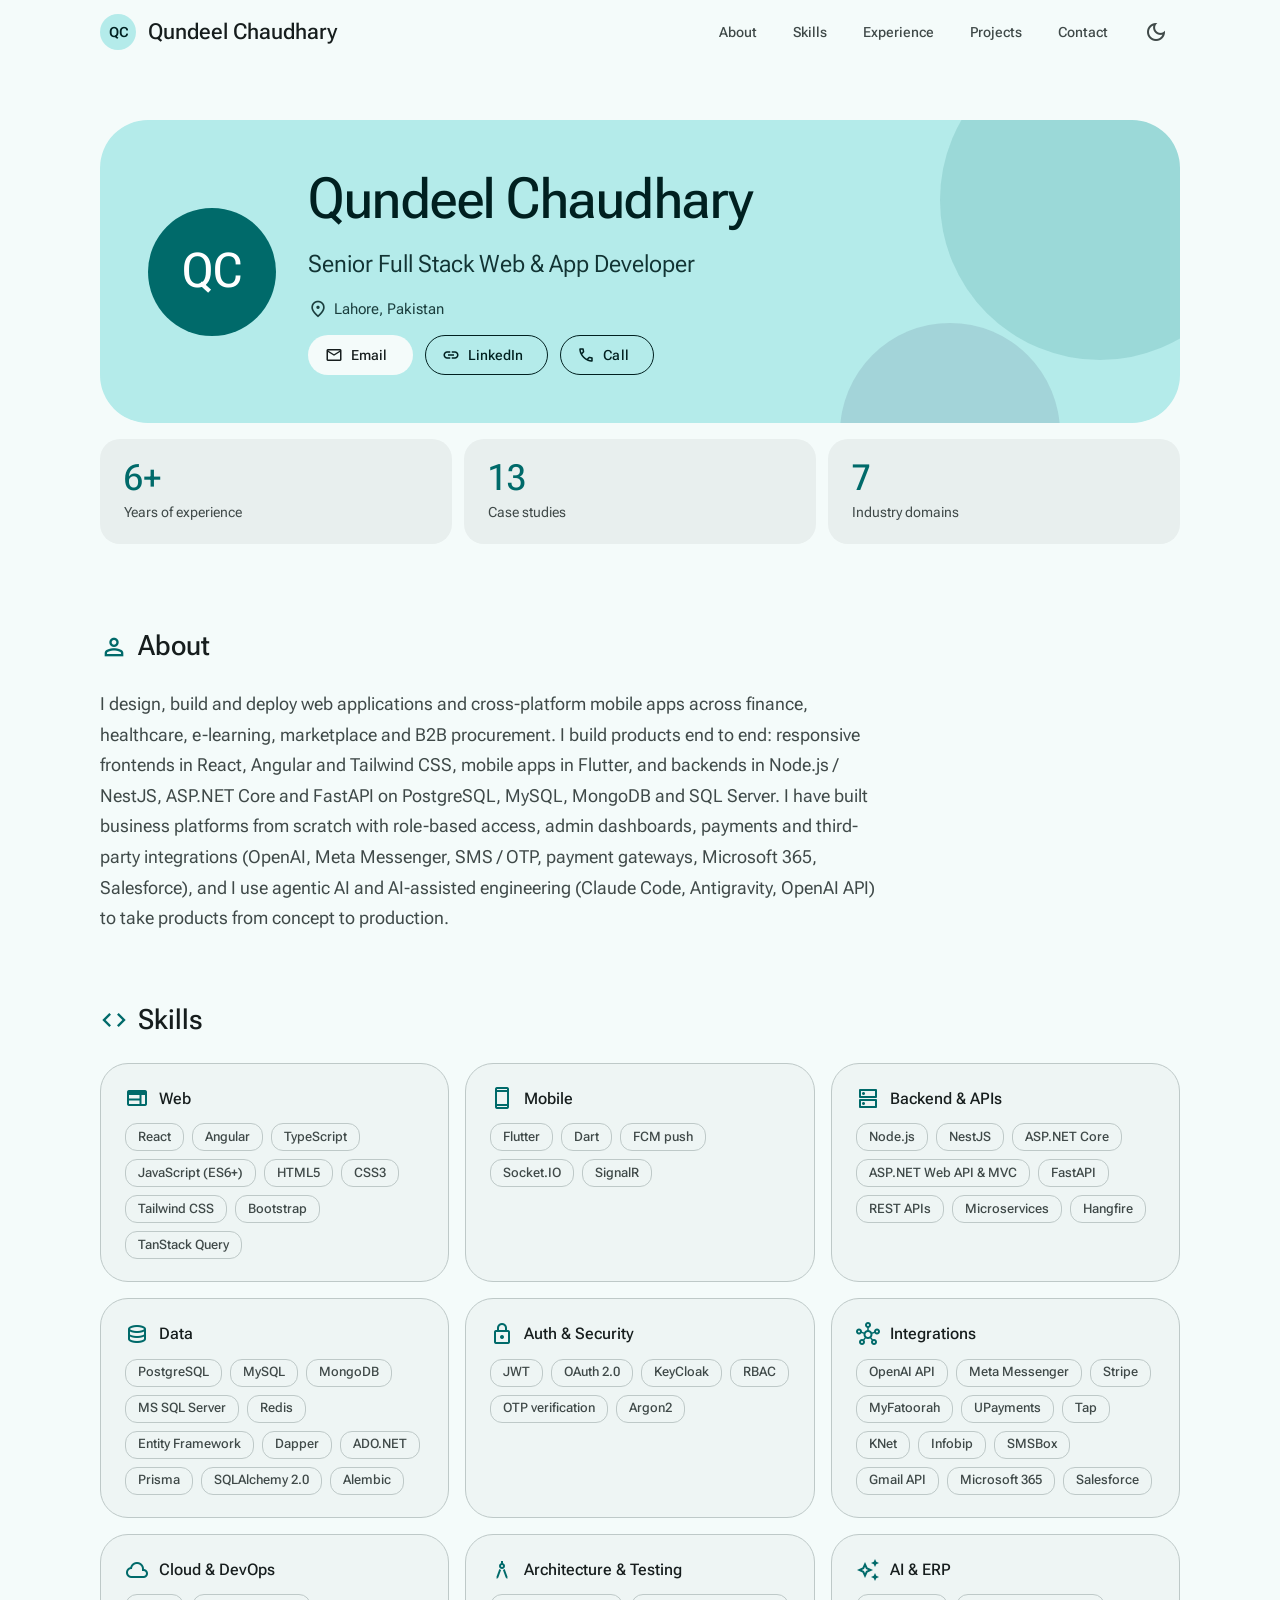
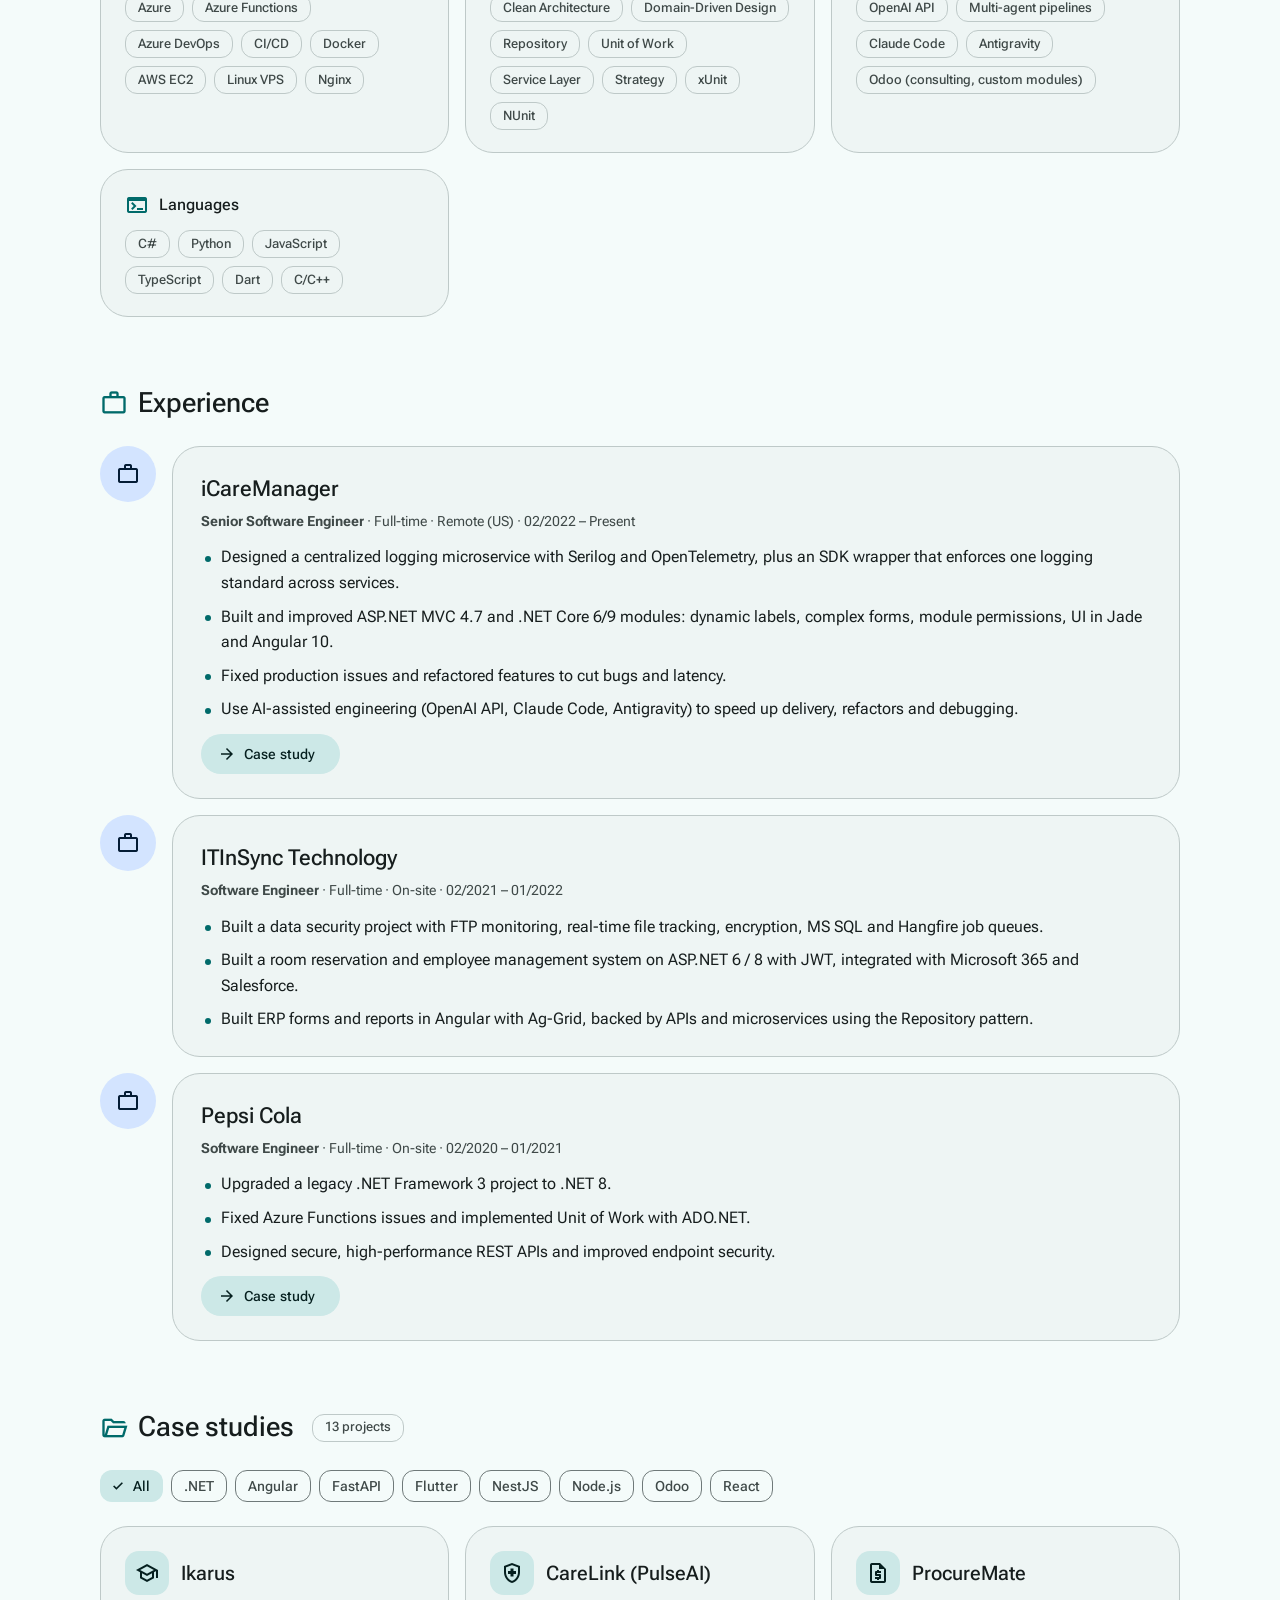
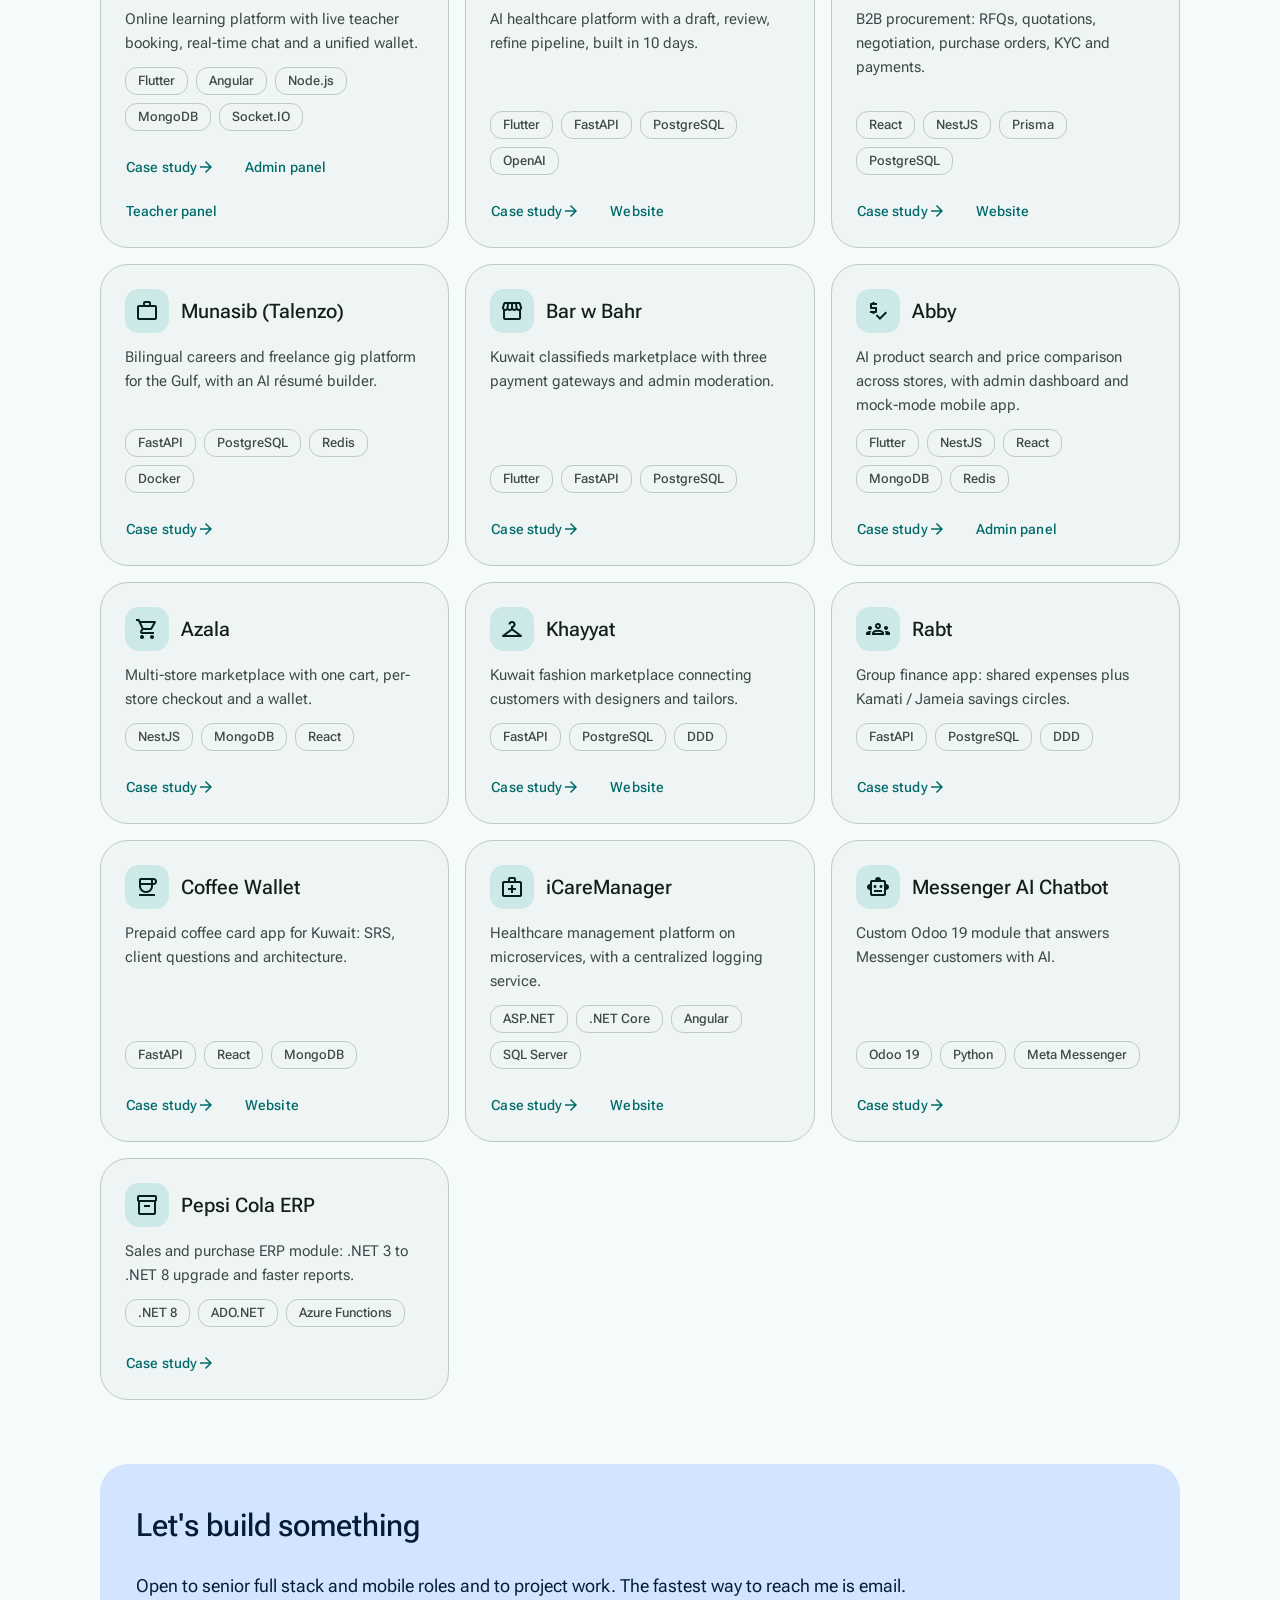
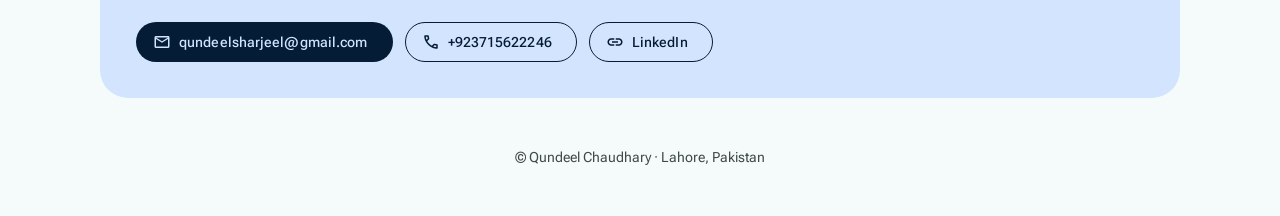
<file: docs/index.html>
<!doctype html>
<html lang="en" class="no-js" data-theme="light">
<head>
<meta charset="utf-8">
<meta name="viewport" content="width=device-width, initial-scale=1">
<title>Qundeel Chaudhary · Senior Full Stack Web &amp; App Developer</title>
<meta name="description" content="I design, build and deploy web applications and cross-platform mobile apps across finance, healthcare, e-learning, marketplace and B2B procurement. I build products end to end: responsive frontends in">
<meta name="theme-color" content="#006a6a">
<link rel="icon" href="data:image/svg+xml,%3Csvg xmlns='http://www.w3.org/2000/svg' viewBox='0 0 64 64'%3E%3Ccircle cx='32' cy='32' r='32' fill='%23006a6a'/%3E%3Ctext x='32' y='41' font-size='26' font-family='Arial' font-weight='700' text-anchor='middle' fill='white'%3EQC%3C/text%3E%3C/svg%3E">
<script>(function(){try{var t=localStorage.getItem('theme');if(!t){t=matchMedia('(prefers-color-scheme: dark)').matches?'dark':'light'}document.documentElement.setAttribute('data-theme',t)}catch(e){}})()</script>
<link rel="preconnect" href="https://fonts.googleapis.com"><link rel="preconnect" href="https://fonts.gstatic.com" crossorigin><link href="https://fonts.googleapis.com/css2?family=Roboto+Flex:opsz,wght@8..144,300..700&family=Roboto+Mono:wght@400&display=swap" rel="stylesheet"><link href="https://fonts.googleapis.com/css2?family=Material+Symbols+Outlined:opsz,wght,FILL,GRAD@20..48,100..700,0..1,-50..200&display=block" rel="stylesheet">
<link rel="stylesheet" href="assets/style.css">
</head>
<body class="has-bottomnav">
<header class="appbar"><div class="wrap">
<a class="brand" href="#top"><span class="logo">QC</span><span>Qundeel Chaudhary</span></a>
<span class="spacer"></span><nav class="topnav" aria-label="Sections"><a href="#about" data-nav="about">About</a><a href="#skills" data-nav="skills">Skills</a><a href="#experience" data-nav="experience">Experience</a><a href="#projects" data-nav="projects">Projects</a><a href="#contact" data-nav="contact">Contact</a></nav>
<button class="icon-btn" id="theme-toggle" type="button" aria-label="Switch theme"><span class="icon" aria-hidden="true">dark_mode</span></button>
</div></header>
<main>
<section class="hero" id="top"><div class="wrap">
  <div class="hero-card">
    <div class="avatar" aria-hidden="true">QC</div>
    <div class="hero-body">
      <h1>Qundeel Chaudhary</h1>
      <p class="role">Senior Full Stack Web & App Developer</p>
      <p class="loc"><span class="icon" aria-hidden="true">location_on</span>Lahore, Pakistan</p>
      <div class="btn-row">
        <a class="btn tonal" href="mailto:qundeelsharjeel@gmail.com"><span class="icon" aria-hidden="true">mail</span>Email</a>
        <a class="btn outlined" href="https://www.linkedin.com/in/qundeelch" target="_blank" rel="noopener"><span class="icon" aria-hidden="true">link</span>LinkedIn</a>
        <a class="btn outlined" href="tel:+923715622246"><span class="icon" aria-hidden="true">call</span>Call</a>
      </div>
    </div>
  </div>
  <div class="stats"><div class="stat"><b>6+</b><span>Years of experience</span></div><div class="stat"><b>13</b><span>Case studies</span></div><div class="stat"><b>7</b><span>Industry domains</span></div></div>
</div></section>

<section class="block" id="about"><div class="wrap reveal">
  <h2 class="eyebrow"><span class="icon" aria-hidden="true">person</span>About</h2>
  <p class="lead">I design, build and deploy web applications and cross-platform mobile apps across finance, healthcare, e-learning, marketplace and B2B procurement. I build products end to end: responsive frontends in React, Angular and Tailwind CSS, mobile apps in Flutter, and backends in Node.js / NestJS, ASP.NET Core and FastAPI on PostgreSQL, MySQL, MongoDB and SQL Server. I have built business platforms from scratch with role-based access, admin dashboards, payments and third-party integrations (OpenAI, Meta Messenger, SMS / OTP, payment gateways, Microsoft 365, Salesforce), and I use agentic AI and AI-assisted engineering (Claude Code, Antigravity, OpenAI API) to take products from concept to production.</p>
</div></section>

<section class="block" id="skills"><div class="wrap">
  <h2 class="eyebrow"><span class="icon" aria-hidden="true">code</span>Skills</h2>
  <div class="skills"><div class="card reveal"><h3><span class="icon" aria-hidden="true">web</span>Web</h3><div class="chips"><span class="chip static">React</span><span class="chip static">Angular</span><span class="chip static">TypeScript</span><span class="chip static">JavaScript (ES6+)</span><span class="chip static">HTML5</span><span class="chip static">CSS3</span><span class="chip static">Tailwind CSS</span><span class="chip static">Bootstrap</span><span class="chip static">TanStack Query</span></div></div><div class="card reveal"><h3><span class="icon" aria-hidden="true">smartphone</span>Mobile</h3><div class="chips"><span class="chip static">Flutter</span><span class="chip static">Dart</span><span class="chip static">FCM push</span><span class="chip static">Socket.IO</span><span class="chip static">SignalR</span></div></div><div class="card reveal"><h3><span class="icon" aria-hidden="true">dns</span>Backend &amp; APIs</h3><div class="chips"><span class="chip static">Node.js</span><span class="chip static">NestJS</span><span class="chip static">ASP.NET Core</span><span class="chip static">ASP.NET Web API &amp; MVC</span><span class="chip static">FastAPI</span><span class="chip static">REST APIs</span><span class="chip static">Microservices</span><span class="chip static">Hangfire</span></div></div><div class="card reveal"><h3><span class="icon" aria-hidden="true">database</span>Data</h3><div class="chips"><span class="chip static">PostgreSQL</span><span class="chip static">MySQL</span><span class="chip static">MongoDB</span><span class="chip static">MS SQL Server</span><span class="chip static">Redis</span><span class="chip static">Entity Framework</span><span class="chip static">Dapper</span><span class="chip static">ADO.NET</span><span class="chip static">Prisma</span><span class="chip static">SQLAlchemy 2.0</span><span class="chip static">Alembic</span></div></div><div class="card reveal"><h3><span class="icon" aria-hidden="true">lock</span>Auth &amp; Security</h3><div class="chips"><span class="chip static">JWT</span><span class="chip static">OAuth 2.0</span><span class="chip static">KeyCloak</span><span class="chip static">RBAC</span><span class="chip static">OTP verification</span><span class="chip static">Argon2</span></div></div><div class="card reveal"><h3><span class="icon" aria-hidden="true">hub</span>Integrations</h3><div class="chips"><span class="chip static">OpenAI API</span><span class="chip static">Meta Messenger</span><span class="chip static">Stripe</span><span class="chip static">MyFatoorah</span><span class="chip static">UPayments</span><span class="chip static">Tap</span><span class="chip static">KNet</span><span class="chip static">Infobip</span><span class="chip static">SMSBox</span><span class="chip static">Gmail API</span><span class="chip static">Microsoft 365</span><span class="chip static">Salesforce</span></div></div><div class="card reveal"><h3><span class="icon" aria-hidden="true">cloud</span>Cloud &amp; DevOps</h3><div class="chips"><span class="chip static">Azure</span><span class="chip static">Azure Functions</span><span class="chip static">Azure DevOps</span><span class="chip static">CI/CD</span><span class="chip static">Docker</span><span class="chip static">AWS EC2</span><span class="chip static">Linux VPS</span><span class="chip static">Nginx</span></div></div><div class="card reveal"><h3><span class="icon" aria-hidden="true">architecture</span>Architecture &amp; Testing</h3><div class="chips"><span class="chip static">Clean Architecture</span><span class="chip static">Domain-Driven Design</span><span class="chip static">Repository</span><span class="chip static">Unit of Work</span><span class="chip static">Service Layer</span><span class="chip static">Strategy</span><span class="chip static">xUnit</span><span class="chip static">NUnit</span></div></div><div class="card reveal"><h3><span class="icon" aria-hidden="true">auto_awesome</span>AI &amp; ERP</h3><div class="chips"><span class="chip static">OpenAI API</span><span class="chip static">Multi-agent pipelines</span><span class="chip static">Claude Code</span><span class="chip static">Antigravity</span><span class="chip static">Odoo (consulting, custom modules)</span></div></div><div class="card reveal"><h3><span class="icon" aria-hidden="true">terminal</span>Languages</h3><div class="chips"><span class="chip static">C#</span><span class="chip static">Python</span><span class="chip static">JavaScript</span><span class="chip static">TypeScript</span><span class="chip static">Dart</span><span class="chip static">C/C++</span></div></div></div>
</div></section>

<section class="block" id="experience"><div class="wrap">
  <h2 class="eyebrow"><span class="icon" aria-hidden="true">work</span>Experience</h2>
  <div class="timeline"><div class="job reveal"><div class="dot"><span class="icon" aria-hidden="true">work</span></div><div class="card"><h3>iCareManager</h3><div class="meta"><strong>Senior Software Engineer</strong> · Full-time · Remote (US) · 02/2022 – Present</div><ul><li>Designed a centralized logging microservice with Serilog and OpenTelemetry, plus an SDK wrapper that enforces one logging standard across services.</li><li>Built and improved ASP.NET MVC 4.7 and .NET Core 6/9 modules: dynamic labels, complex forms, module permissions, UI in Jade and Angular 10.</li><li>Fixed production issues and refactored features to cut bugs and latency.</li><li>Use AI-assisted engineering (OpenAI API, Claude Code, Antigravity) to speed up delivery, refactors and debugging.</li></ul><div class="btn-row" style="margin-top:12px"><a class="btn tonal" href="icaremanager.html"><span class="icon" aria-hidden="true">arrow_forward</span>Case study</a></div></div></div><div class="job reveal"><div class="dot"><span class="icon" aria-hidden="true">work</span></div><div class="card"><h3>ITInSync Technology</h3><div class="meta"><strong>Software Engineer</strong> · Full-time · On-site · 02/2021 – 01/2022</div><ul><li>Built a data security project with FTP monitoring, real-time file tracking, encryption, MS SQL and Hangfire job queues.</li><li>Built a room reservation and employee management system on ASP.NET 6 / 8 with JWT, integrated with Microsoft 365 and Salesforce.</li><li>Built ERP forms and reports in Angular with Ag-Grid, backed by APIs and microservices using the Repository pattern.</li></ul></div></div><div class="job reveal"><div class="dot"><span class="icon" aria-hidden="true">work</span></div><div class="card"><h3>Pepsi Cola</h3><div class="meta"><strong>Software Engineer</strong> · Full-time · On-site · 02/2020 – 01/2021</div><ul><li>Upgraded a legacy .NET Framework 3 project to .NET 8.</li><li>Fixed Azure Functions issues and implemented Unit of Work with ADO.NET.</li><li>Designed secure, high-performance REST APIs and improved endpoint security.</li></ul><div class="btn-row" style="margin-top:12px"><a class="btn tonal" href="pepsi-cola-erp.html"><span class="icon" aria-hidden="true">arrow_forward</span>Case study</a></div></div></div></div>
</div></section>

<section class="block" id="projects"><div class="wrap">
  <h2 class="eyebrow"><span class="icon" aria-hidden="true">folder_open</span>Case studies <span class="chip static" id="project-count" style="margin-left:8px">13 projects</span></h2>
  <div class="filters" role="group" aria-label="Filter by technology"><button class="chip" type="button" data-filter="all" aria-pressed="true">All</button><button class="chip" type="button" data-filter=".NET" aria-pressed="false">.NET</button><button class="chip" type="button" data-filter="Angular" aria-pressed="false">Angular</button><button class="chip" type="button" data-filter="FastAPI" aria-pressed="false">FastAPI</button><button class="chip" type="button" data-filter="Flutter" aria-pressed="false">Flutter</button><button class="chip" type="button" data-filter="NestJS" aria-pressed="false">NestJS</button><button class="chip" type="button" data-filter="Node.js" aria-pressed="false">Node.js</button><button class="chip" type="button" data-filter="Odoo" aria-pressed="false">Odoo</button><button class="chip" type="button" data-filter="React" aria-pressed="false">React</button></div>
  <div class="grid"><article class="pcard reveal" data-tags="Flutter|Angular|Node.js"><div class="top"><span class="pi"><span class="icon" aria-hidden="true">school</span></span><h3>Ikarus</h3></div><p>Online learning platform with live teacher booking, real-time chat and a unified wallet.</p><div class="chips"><span class="chip static">Flutter</span><span class="chip static">Angular</span><span class="chip static">Node.js</span><span class="chip static">MongoDB</span><span class="chip static">Socket.IO</span></div><div class="actions"><a class="btn text" href="ikarus.html">Case study<span class="icon" aria-hidden="true">arrow_forward</span></a><a class="btn text" href="http://3.111.72.100/admin/login" target="_blank" rel="noopener">Admin panel</a><a class="btn text" href="http://3.111.72.100/teacher/login" target="_blank" rel="noopener">Teacher panel</a></div></article><article class="pcard reveal" data-tags="Flutter|FastAPI"><div class="top"><span class="pi"><span class="icon" aria-hidden="true">health_and_safety</span></span><h3>CareLink (PulseAI)</h3></div><p>AI healthcare platform with a draft, review, refine pipeline, built in 10 days.</p><div class="chips"><span class="chip static">Flutter</span><span class="chip static">FastAPI</span><span class="chip static">PostgreSQL</span><span class="chip static">OpenAI</span></div><div class="actions"><a class="btn text" href="carelink.html">Case study<span class="icon" aria-hidden="true">arrow_forward</span></a><a class="btn text" href="https://carelink-kw.com" target="_blank" rel="noopener">Website</a></div></article><article class="pcard reveal" data-tags="React|NestJS"><div class="top"><span class="pi"><span class="icon" aria-hidden="true">request_quote</span></span><h3>ProcureMate</h3></div><p>B2B procurement: RFQs, quotations, negotiation, purchase orders, KYC and payments.</p><div class="chips"><span class="chip static">React</span><span class="chip static">NestJS</span><span class="chip static">Prisma</span><span class="chip static">PostgreSQL</span></div><div class="actions"><a class="btn text" href="procuremate.html">Case study<span class="icon" aria-hidden="true">arrow_forward</span></a><a class="btn text" href="https://procurematekw.com" target="_blank" rel="noopener">Website</a></div></article><article class="pcard reveal" data-tags="FastAPI"><div class="top"><span class="pi"><span class="icon" aria-hidden="true">work</span></span><h3>Munasib (Talenzo)</h3></div><p>Bilingual careers and freelance gig platform for the Gulf, with an AI résumé builder.</p><div class="chips"><span class="chip static">FastAPI</span><span class="chip static">PostgreSQL</span><span class="chip static">Redis</span><span class="chip static">Docker</span></div><div class="actions"><a class="btn text" href="munasib.html">Case study<span class="icon" aria-hidden="true">arrow_forward</span></a></div></article><article class="pcard reveal" data-tags="Flutter|FastAPI"><div class="top"><span class="pi"><span class="icon" aria-hidden="true">storefront</span></span><h3>Bar w Bahr</h3></div><p>Kuwait classifieds marketplace with three payment gateways and admin moderation.</p><div class="chips"><span class="chip static">Flutter</span><span class="chip static">FastAPI</span><span class="chip static">PostgreSQL</span></div><div class="actions"><a class="btn text" href="bar-w-bar.html">Case study<span class="icon" aria-hidden="true">arrow_forward</span></a></div></article><article class="pcard reveal" data-tags="Flutter|NestJS|React"><div class="top"><span class="pi"><span class="icon" aria-hidden="true">price_check</span></span><h3>Abby</h3></div><p>AI product search and price comparison across stores, with admin dashboard and mock-mode mobile app.</p><div class="chips"><span class="chip static">Flutter</span><span class="chip static">NestJS</span><span class="chip static">React</span><span class="chip static">MongoDB</span><span class="chip static">Redis</span></div><div class="actions"><a class="btn text" href="abby.html">Case study<span class="icon" aria-hidden="true">arrow_forward</span></a><a class="btn text" href="http://15.207.50.194/login" target="_blank" rel="noopener">Admin panel</a></div></article><article class="pcard reveal" data-tags="NestJS|React"><div class="top"><span class="pi"><span class="icon" aria-hidden="true">shopping_cart</span></span><h3>Azala</h3></div><p>Multi-store marketplace with one cart, per-store checkout and a wallet.</p><div class="chips"><span class="chip static">NestJS</span><span class="chip static">MongoDB</span><span class="chip static">React</span></div><div class="actions"><a class="btn text" href="azala.html">Case study<span class="icon" aria-hidden="true">arrow_forward</span></a></div></article><article class="pcard reveal" data-tags="FastAPI"><div class="top"><span class="pi"><span class="icon" aria-hidden="true">checkroom</span></span><h3>Khayyat</h3></div><p>Kuwait fashion marketplace connecting customers with designers and tailors.</p><div class="chips"><span class="chip static">FastAPI</span><span class="chip static">PostgreSQL</span><span class="chip static">DDD</span></div><div class="actions"><a class="btn text" href="khayyat.html">Case study<span class="icon" aria-hidden="true">arrow_forward</span></a><a class="btn text" href="https://khayyat-app.com" target="_blank" rel="noopener">Website</a></div></article><article class="pcard reveal" data-tags="FastAPI"><div class="top"><span class="pi"><span class="icon" aria-hidden="true">groups</span></span><h3>Rabt</h3></div><p>Group finance app: shared expenses plus Kamati / Jameia savings circles.</p><div class="chips"><span class="chip static">FastAPI</span><span class="chip static">PostgreSQL</span><span class="chip static">DDD</span></div><div class="actions"><a class="btn text" href="rabt.html">Case study<span class="icon" aria-hidden="true">arrow_forward</span></a></div></article><article class="pcard reveal" data-tags="FastAPI|React"><div class="top"><span class="pi"><span class="icon" aria-hidden="true">coffee</span></span><h3>Coffee Wallet</h3></div><p>Prepaid coffee card app for Kuwait: SRS, client questions and architecture.</p><div class="chips"><span class="chip static">FastAPI</span><span class="chip static">React</span><span class="chip static">MongoDB</span></div><div class="actions"><a class="btn text" href="coffee-wallet.html">Case study<span class="icon" aria-hidden="true">arrow_forward</span></a><a class="btn text" href="http://13.207.211.168/" target="_blank" rel="noopener">Website</a></div></article><article class="pcard reveal" data-tags=".NET|Angular"><div class="top"><span class="pi"><span class="icon" aria-hidden="true">medical_services</span></span><h3>iCareManager</h3></div><p>Healthcare management platform on microservices, with a centralized logging service.</p><div class="chips"><span class="chip static">ASP.NET</span><span class="chip static">.NET Core</span><span class="chip static">Angular</span><span class="chip static">SQL Server</span></div><div class="actions"><a class="btn text" href="icaremanager.html">Case study<span class="icon" aria-hidden="true">arrow_forward</span></a><a class="btn text" href="https://icaremanager.com" target="_blank" rel="noopener">Website</a></div></article><article class="pcard reveal" data-tags="Odoo"><div class="top"><span class="pi"><span class="icon" aria-hidden="true">smart_toy</span></span><h3>Messenger AI Chatbot</h3></div><p>Custom Odoo 19 module that answers Messenger customers with AI.</p><div class="chips"><span class="chip static">Odoo 19</span><span class="chip static">Python</span><span class="chip static">Meta Messenger</span></div><div class="actions"><a class="btn text" href="messenger-ai-chatbot.html">Case study<span class="icon" aria-hidden="true">arrow_forward</span></a></div></article><article class="pcard reveal" data-tags=".NET"><div class="top"><span class="pi"><span class="icon" aria-hidden="true">inventory_2</span></span><h3>Pepsi Cola ERP</h3></div><p>Sales and purchase ERP module: .NET 3 to .NET 8 upgrade and faster reports.</p><div class="chips"><span class="chip static">.NET 8</span><span class="chip static">ADO.NET</span><span class="chip static">Azure Functions</span></div><div class="actions"><a class="btn text" href="pepsi-cola-erp.html">Case study<span class="icon" aria-hidden="true">arrow_forward</span></a></div></article></div>
</div></section>

<section class="block" id="contact"><div class="wrap">
  <div class="contact-card reveal">
    <h2>Let's build something</h2>
    <p class="lead" style="color:inherit">Open to senior full stack and mobile roles and to project work. The fastest way to reach me is email.</p>
    <div class="btn-row">
      <a class="btn filled" href="mailto:qundeelsharjeel@gmail.com"><span class="icon" aria-hidden="true">mail</span>qundeelsharjeel@gmail.com</a>
      <a class="btn outlined" href="tel:+923715622246"><span class="icon" aria-hidden="true">call</span>+923715622246</a>
      <a class="btn outlined" href="https://www.linkedin.com/in/qundeelch" target="_blank" rel="noopener"><span class="icon" aria-hidden="true">link</span>LinkedIn</a>
    </div>
  </div>
</div></section>
</main>
<footer><div class="wrap">© Qundeel Chaudhary · Lahore, Pakistan</div></footer>
<nav class="bottomnav" aria-label="Sections"><a href="#top" data-nav="top"><span class="pill"><span class="icon" aria-hidden="true">home</span></span>Home</a><a href="#skills" data-nav="skills"><span class="pill"><span class="icon" aria-hidden="true">code</span></span>Skills</a><a href="#experience" data-nav="experience"><span class="pill"><span class="icon" aria-hidden="true">work</span></span>Work</a><a href="#projects" data-nav="projects"><span class="pill"><span class="icon" aria-hidden="true">apps</span></span>Projects</a><a href="#contact" data-nav="contact"><span class="pill"><span class="icon" aria-hidden="true">mail</span></span>Contact</a></nav>
<script src="assets/app.js" defer></script>
</body>
</html>
</file>
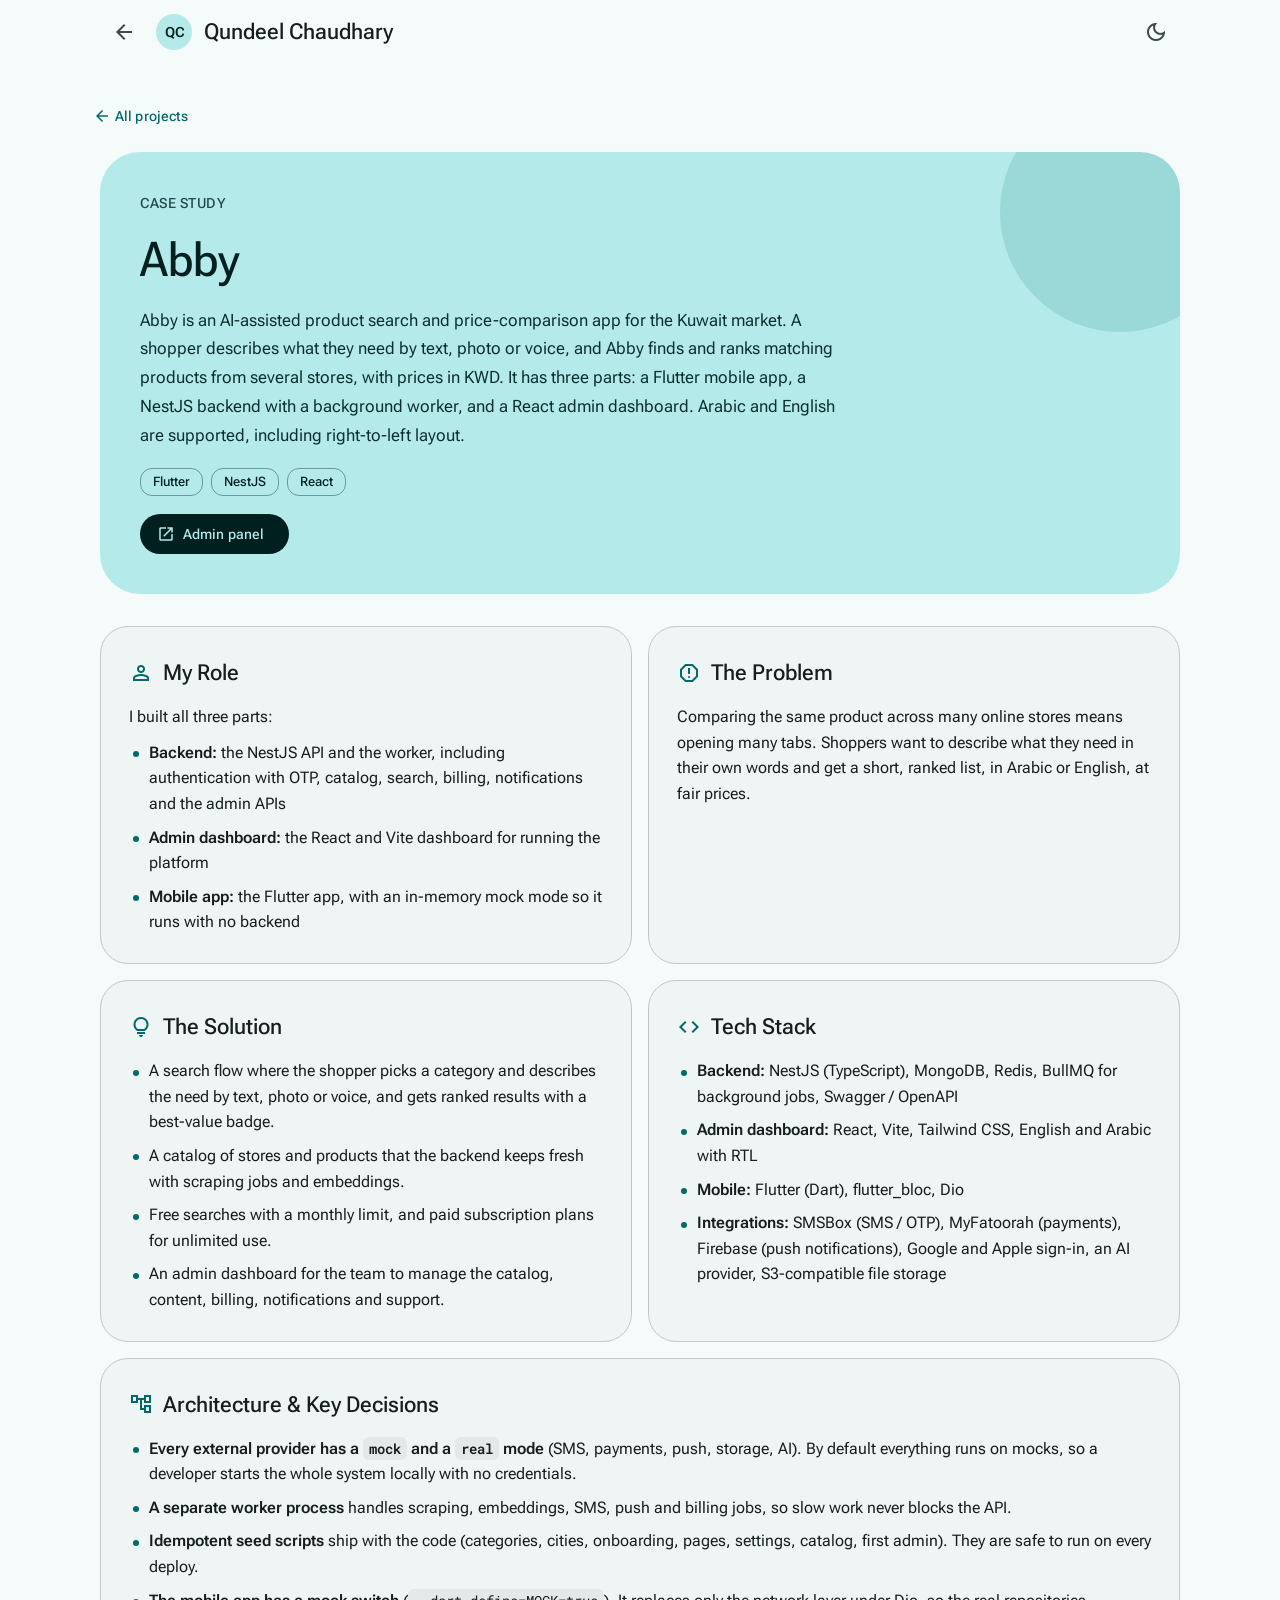
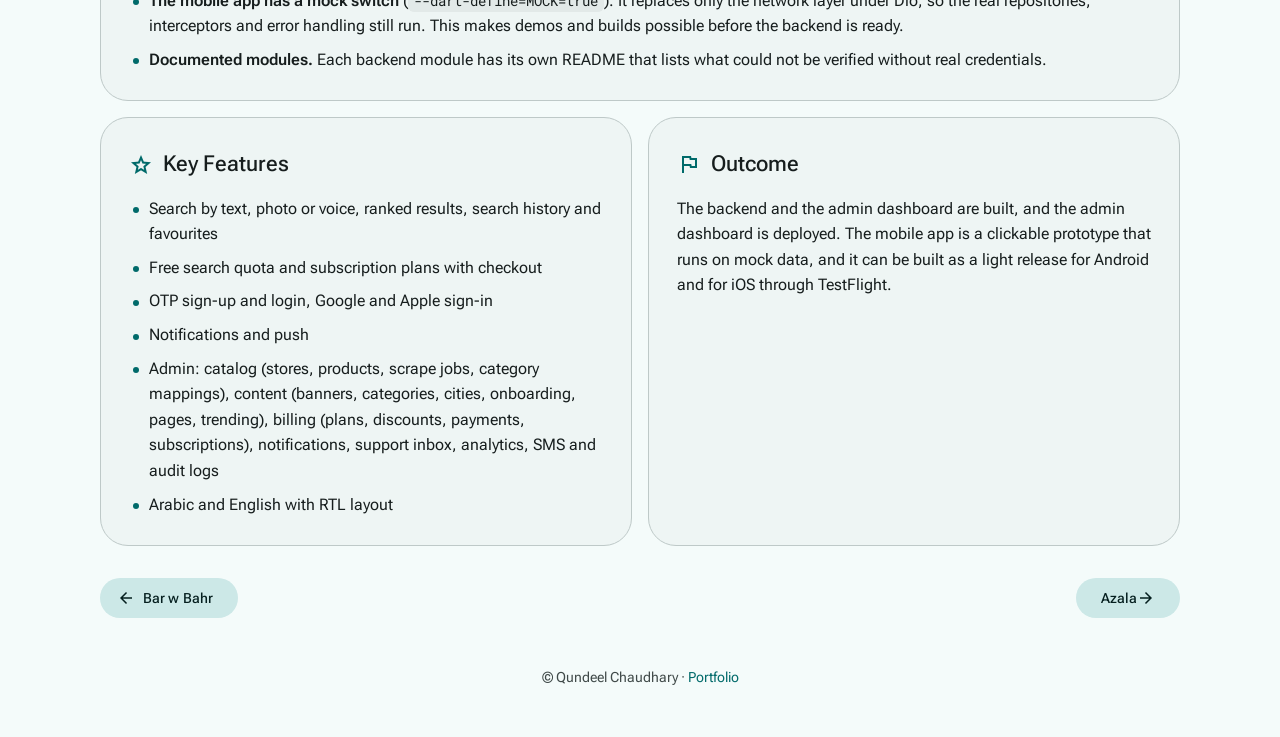
<file: docs/abby.html>
<!doctype html>
<html lang="en" class="no-js" data-theme="light">
<head>
<meta charset="utf-8">
<meta name="viewport" content="width=device-width, initial-scale=1">
<title>Abby · Qundeel Chaudhary</title>
<meta name="description" content="AI product search and price comparison across stores, with admin dashboard and mock-mode mobile app.">
<meta name="theme-color" content="#006a6a">
<link rel="icon" href="data:image/svg+xml,%3Csvg xmlns='http://www.w3.org/2000/svg' viewBox='0 0 64 64'%3E%3Ccircle cx='32' cy='32' r='32' fill='%23006a6a'/%3E%3Ctext x='32' y='41' font-size='26' font-family='Arial' font-weight='700' text-anchor='middle' fill='white'%3EQC%3C/text%3E%3C/svg%3E">
<script>(function(){try{var t=localStorage.getItem('theme');if(!t){t=matchMedia('(prefers-color-scheme: dark)').matches?'dark':'light'}document.documentElement.setAttribute('data-theme',t)}catch(e){}})()</script>
<link rel="preconnect" href="https://fonts.googleapis.com"><link rel="preconnect" href="https://fonts.gstatic.com" crossorigin><link href="https://fonts.googleapis.com/css2?family=Roboto+Flex:opsz,wght@8..144,300..700&family=Roboto+Mono:wght@400&display=swap" rel="stylesheet"><link href="https://fonts.googleapis.com/css2?family=Material+Symbols+Outlined:opsz,wght,FILL,GRAD@20..48,100..700,0..1,-50..200&display=block" rel="stylesheet">
<link rel="stylesheet" href="assets/style.css">
</head>
<body>
<header class="appbar"><div class="wrap">
<a class="icon-btn" href="index.html#projects" aria-label="Back to all projects"><span class="icon" aria-hidden="true">arrow_back</span></a><a class="brand" href="index.html"><span class="logo">QC</span><span>Qundeel Chaudhary</span></a>
<span class="spacer"></span>
<button class="icon-btn" id="theme-toggle" type="button" aria-label="Switch theme"><span class="icon" aria-hidden="true">dark_mode</span></button>
</div></header>
<main><div class="wrap">
<div class="page-head">
  <a class="btn text crumb" href="index.html#projects"><span class="icon" aria-hidden="true">arrow_back</span>All projects</a>
  <div class="title-card">
    <span class="kind">Case study</span>
    <h1>Abby</h1>
    <div class="lead"><p>Abby is an AI-assisted product search and price-comparison app for the Kuwait market. A shopper describes what they need by text, photo or voice, and Abby finds and ranks matching products from several stores, with prices in KWD. It has three parts: a Flutter mobile app, a NestJS backend with a background worker, and a React admin dashboard. Arabic and English are supported, including right-to-left layout.</p></div>
    <div class="chips"><span class="chip static">Flutter</span><span class="chip static">NestJS</span><span class="chip static">React</span></div>
    <div class="btn-row"><a class="btn filled" href="http://15.207.50.194/login" target="_blank" rel="noopener"><span class="icon" aria-hidden="true">open_in_new</span>Admin panel</a></div>
  </div>
</div>
<div class="sections"><section class="card reveal"><h3><span class="icon" aria-hidden="true">person</span>My Role</h3><div class="prose"><p>I built all three parts:</p><ul><li><strong>Backend:</strong> the NestJS API and the worker, including authentication with OTP, catalog, search, billing, notifications and the admin APIs</li><li><strong>Admin dashboard:</strong> the React and Vite dashboard for running the platform</li><li><strong>Mobile app:</strong> the Flutter app, with an in-memory mock mode so it runs with no backend</li></ul></div></section><section class="card reveal"><h3><span class="icon" aria-hidden="true">report</span>The Problem</h3><div class="prose"><p>Comparing the same product across many online stores means opening many tabs. Shoppers want to describe what they need in their own words and get a short, ranked list, in Arabic or English, at fair prices.</p></div></section><section class="card reveal"><h3><span class="icon" aria-hidden="true">lightbulb</span>The Solution</h3><div class="prose"><ul><li>A search flow where the shopper picks a category and describes the need by text, photo or voice, and gets ranked results with a best-value badge.</li><li>A catalog of stores and products that the backend keeps fresh with scraping jobs and embeddings.</li><li>Free searches with a monthly limit, and paid subscription plans for unlimited use.</li><li>An admin dashboard for the team to manage the catalog, content, billing, notifications and support.</li></ul></div></section><section class="card reveal"><h3><span class="icon" aria-hidden="true">code</span>Tech Stack</h3><div class="prose"><ul><li><strong>Backend:</strong> NestJS (TypeScript), MongoDB, Redis, BullMQ for background jobs, Swagger / OpenAPI</li><li><strong>Admin dashboard:</strong> React, Vite, Tailwind CSS, English and Arabic with RTL</li><li><strong>Mobile:</strong> Flutter (Dart), flutter_bloc, Dio</li><li><strong>Integrations:</strong> SMSBox (SMS / OTP), MyFatoorah (payments), Firebase (push notifications), Google and Apple sign-in, an AI provider, S3-compatible file storage</li></ul></div></section><section class="card wide reveal"><h3><span class="icon" aria-hidden="true">account_tree</span>Architecture &amp; Key Decisions</h3><div class="prose"><ul><li><strong>Every external provider has a <code>mock</code> and a <code>real</code> mode</strong> (SMS, payments, push, storage, AI). By default everything runs on mocks, so a developer starts the whole system locally with no credentials.</li><li><strong>A separate worker process</strong> handles scraping, embeddings, SMS, push and billing jobs, so slow work never blocks the API.</li><li><strong>Idempotent seed scripts</strong> ship with the code (categories, cities, onboarding, pages, settings, catalog, first admin). They are safe to run on every deploy.</li><li><strong>The mobile app has a mock switch</strong> (<code>--dart-define=MOCK=true</code>). It replaces only the network layer under Dio, so the real repositories, interceptors and error handling still run. This makes demos and builds possible before the backend is ready.</li><li><strong>Documented modules.</strong> Each backend module has its own README that lists what could not be verified without real credentials.</li></ul></div></section><section class="card reveal"><h3><span class="icon" aria-hidden="true">star</span>Key Features</h3><div class="prose"><ul><li>Search by text, photo or voice, ranked results, search history and favourites</li><li>Free search quota and subscription plans with checkout</li><li>OTP sign-up and login, Google and Apple sign-in</li><li>Notifications and push</li><li>Admin: catalog (stores, products, scrape jobs, category mappings), content (banners, categories, cities, onboarding, pages, trending), billing (plans, discounts, payments, subscriptions), notifications, support inbox, analytics, SMS and audit logs</li><li>Arabic and English with RTL layout</li></ul></div></section><section class="card reveal"><h3><span class="icon" aria-hidden="true">flag</span>Outcome</h3><div class="prose"><p>The backend and the admin dashboard are built, and the admin dashboard is deployed. The mobile app is a clickable prototype that runs on mock data, and it can be built as a light release for Android and for iOS through TestFlight.</p></div></section></div>
<div class="pager"><a class="btn tonal" href="bar-w-bar.html"><span class="icon" aria-hidden="true">arrow_back</span>Bar w Bahr</a><a class="btn tonal" href="azala.html">Azala<span class="icon" aria-hidden="true">arrow_forward</span></a></div>
</div></main>
<footer><div class="wrap">© Qundeel Chaudhary · <a href="index.html">Portfolio</a></div></footer>

<script src="assets/app.js" defer></script>
</body>
</html>
</file>
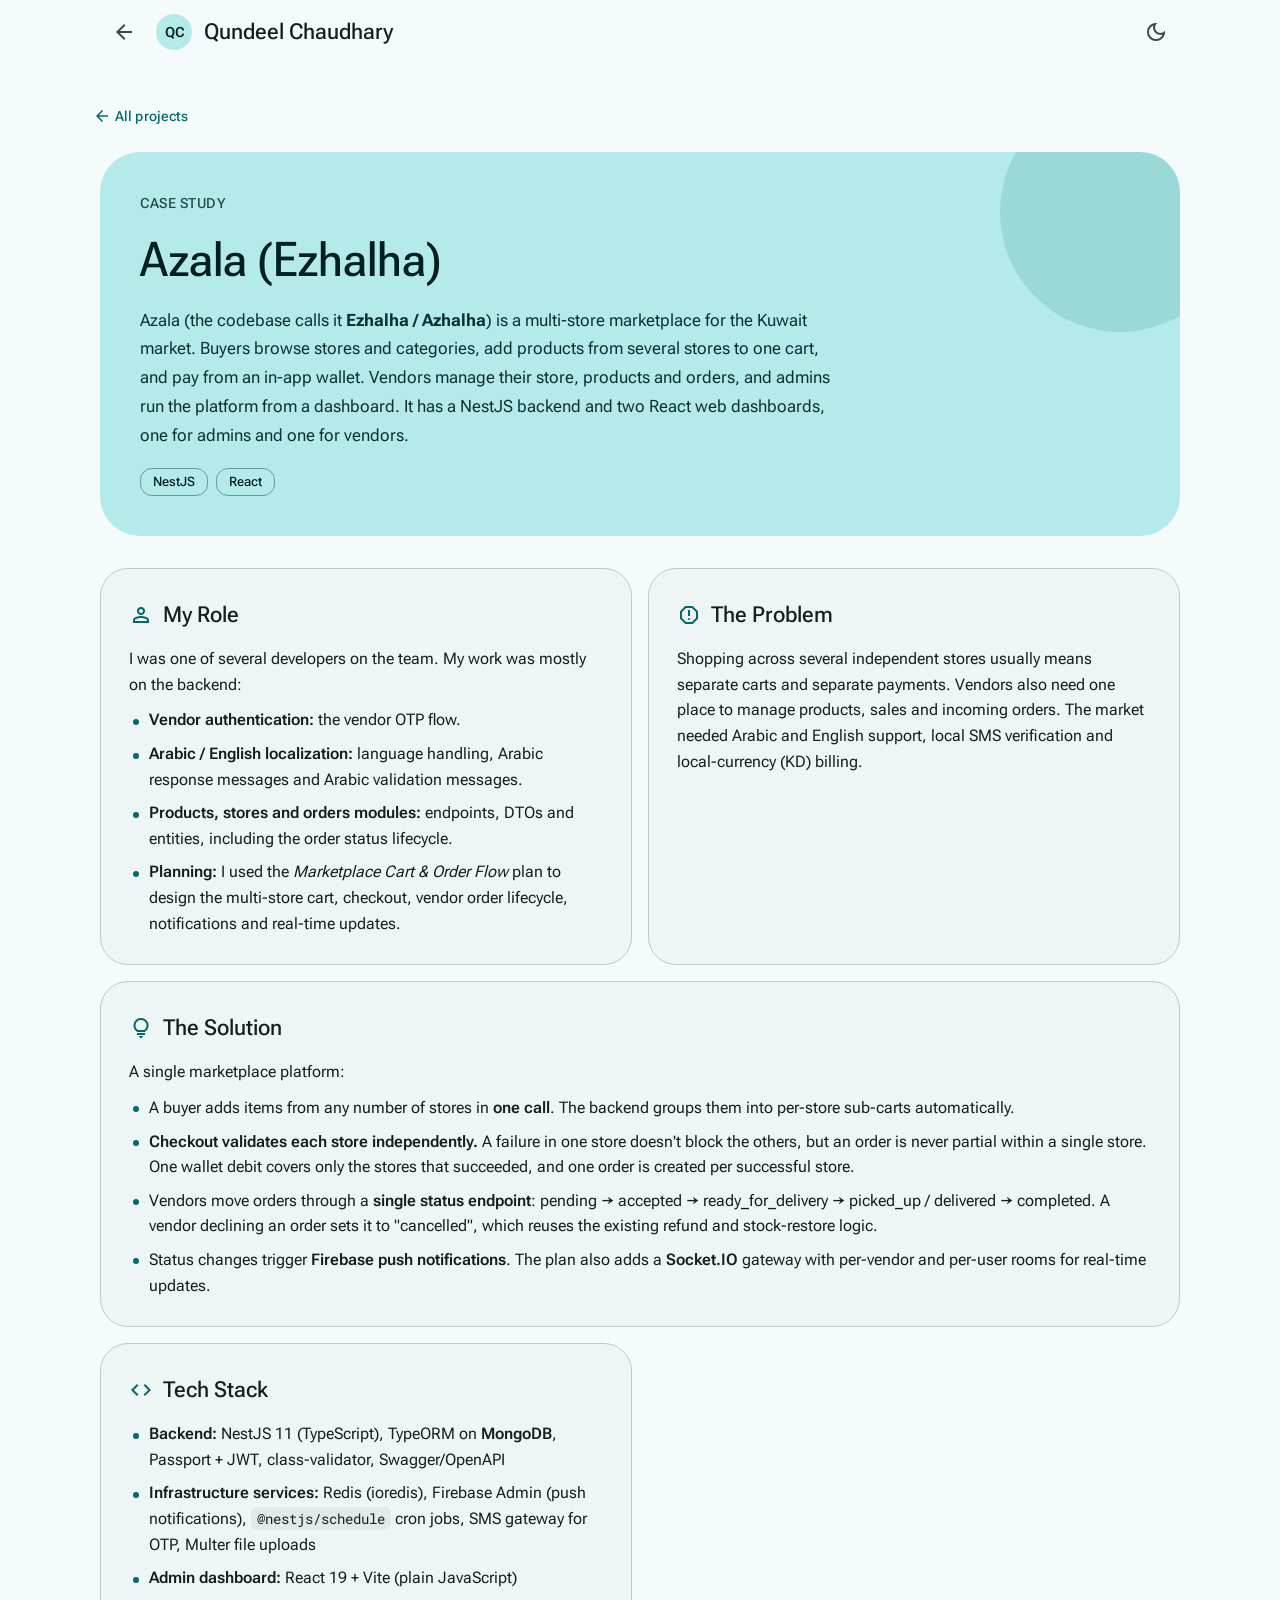
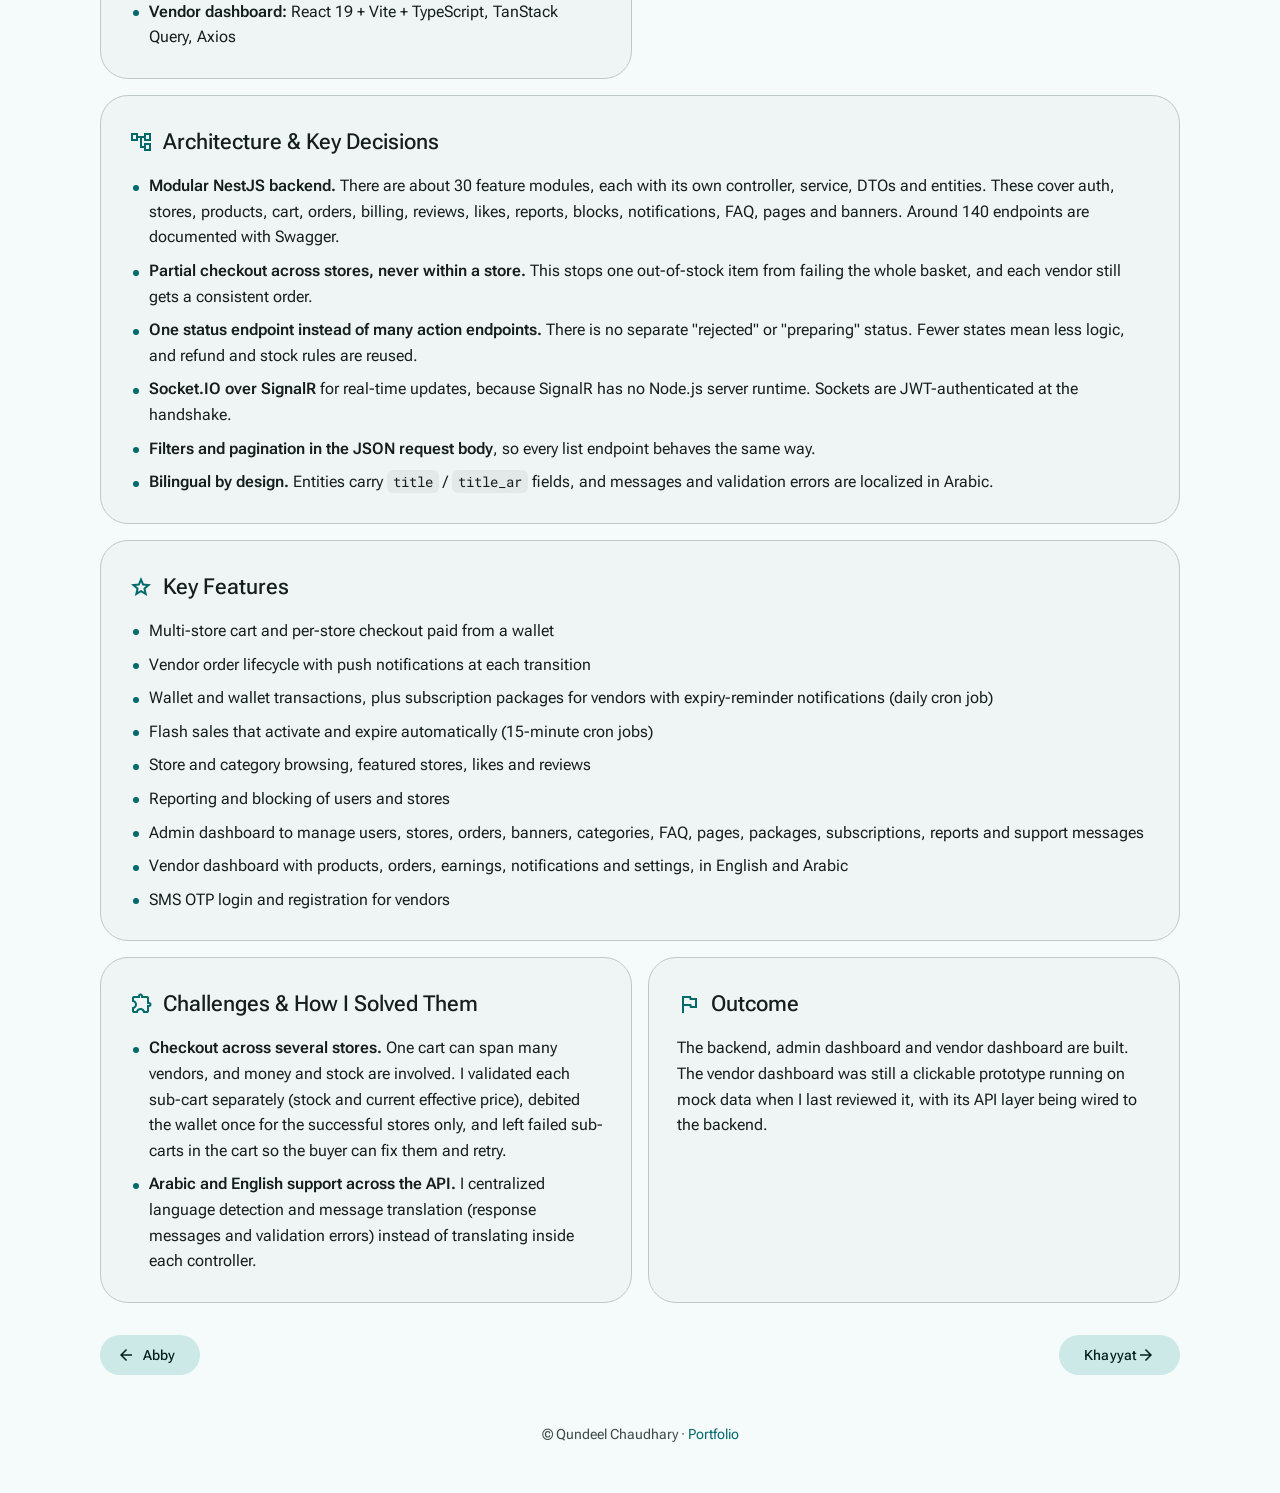
<file: docs/azala.html>
<!doctype html>
<html lang="en" class="no-js" data-theme="light">
<head>
<meta charset="utf-8">
<meta name="viewport" content="width=device-width, initial-scale=1">
<title>Azala (Ezhalha) · Qundeel Chaudhary</title>
<meta name="description" content="Multi-store marketplace with one cart, per-store checkout and a wallet.">
<meta name="theme-color" content="#006a6a">
<link rel="icon" href="data:image/svg+xml,%3Csvg xmlns='http://www.w3.org/2000/svg' viewBox='0 0 64 64'%3E%3Ccircle cx='32' cy='32' r='32' fill='%23006a6a'/%3E%3Ctext x='32' y='41' font-size='26' font-family='Arial' font-weight='700' text-anchor='middle' fill='white'%3EQC%3C/text%3E%3C/svg%3E">
<script>(function(){try{var t=localStorage.getItem('theme');if(!t){t=matchMedia('(prefers-color-scheme: dark)').matches?'dark':'light'}document.documentElement.setAttribute('data-theme',t)}catch(e){}})()</script>
<link rel="preconnect" href="https://fonts.googleapis.com"><link rel="preconnect" href="https://fonts.gstatic.com" crossorigin><link href="https://fonts.googleapis.com/css2?family=Roboto+Flex:opsz,wght@8..144,300..700&family=Roboto+Mono:wght@400&display=swap" rel="stylesheet"><link href="https://fonts.googleapis.com/css2?family=Material+Symbols+Outlined:opsz,wght,FILL,GRAD@20..48,100..700,0..1,-50..200&display=block" rel="stylesheet">
<link rel="stylesheet" href="assets/style.css">
</head>
<body>
<header class="appbar"><div class="wrap">
<a class="icon-btn" href="index.html#projects" aria-label="Back to all projects"><span class="icon" aria-hidden="true">arrow_back</span></a><a class="brand" href="index.html"><span class="logo">QC</span><span>Qundeel Chaudhary</span></a>
<span class="spacer"></span>
<button class="icon-btn" id="theme-toggle" type="button" aria-label="Switch theme"><span class="icon" aria-hidden="true">dark_mode</span></button>
</div></header>
<main><div class="wrap">
<div class="page-head">
  <a class="btn text crumb" href="index.html#projects"><span class="icon" aria-hidden="true">arrow_back</span>All projects</a>
  <div class="title-card">
    <span class="kind">Case study</span>
    <h1>Azala (Ezhalha)</h1>
    <div class="lead"><p>Azala (the codebase calls it <strong>Ezhalha / Azhalha</strong>) is a multi-store marketplace for the Kuwait market. Buyers browse stores and categories, add products from several stores to one cart, and pay from an in-app wallet. Vendors manage their store, products and orders, and admins run the platform from a dashboard. It has a NestJS backend and two React web dashboards, one for admins and one for vendors.</p></div>
    <div class="chips"><span class="chip static">NestJS</span><span class="chip static">React</span></div>
    
  </div>
</div>
<div class="sections"><section class="card reveal"><h3><span class="icon" aria-hidden="true">person</span>My Role</h3><div class="prose"><p>I was one of several developers on the team. My work was mostly on the backend:</p><ul><li><strong>Vendor authentication:</strong> the vendor OTP flow.</li><li><strong>Arabic / English localization:</strong> language handling, Arabic response messages and Arabic validation messages.</li><li><strong>Products, stores and orders modules:</strong> endpoints, DTOs and entities, including the order status lifecycle.</li><li><strong>Planning:</strong> I used the <em>Marketplace Cart &amp; Order Flow</em> plan to design the multi-store cart, checkout, vendor order lifecycle, notifications and real-time updates.</li></ul></div></section><section class="card reveal"><h3><span class="icon" aria-hidden="true">report</span>The Problem</h3><div class="prose"><p>Shopping across several independent stores usually means separate carts and separate payments. Vendors also need one place to manage products, sales and incoming orders. The market needed Arabic and English support, local SMS verification and local-currency (KD) billing.</p></div></section><section class="card wide reveal"><h3><span class="icon" aria-hidden="true">lightbulb</span>The Solution</h3><div class="prose"><p>A single marketplace platform:</p><ul><li>A buyer adds items from any number of stores in <strong>one call</strong>. The backend groups them into per-store sub-carts automatically.</li><li><strong>Checkout validates each store independently.</strong> A failure in one store doesn't block the others, but an order is never partial within a single store. One wallet debit covers only the stores that succeeded, and one order is created per successful store.</li><li>Vendors move orders through a <strong>single status endpoint</strong>: pending → accepted → ready_for_delivery → picked_up / delivered → completed. A vendor declining an order sets it to "cancelled", which reuses the existing refund and stock-restore logic.</li><li>Status changes trigger <strong>Firebase push notifications</strong>. The plan also adds a <strong>Socket.IO</strong> gateway with per-vendor and per-user rooms for real-time updates.</li></ul></div></section><section class="card reveal"><h3><span class="icon" aria-hidden="true">code</span>Tech Stack</h3><div class="prose"><ul><li><strong>Backend:</strong> NestJS 11 (TypeScript), TypeORM on <strong>MongoDB</strong>, Passport + JWT, class-validator, Swagger/OpenAPI</li><li><strong>Infrastructure services:</strong> Redis (ioredis), Firebase Admin (push notifications), <code>@nestjs/schedule</code> cron jobs, SMS gateway for OTP, Multer file uploads</li><li><strong>Admin dashboard:</strong> React 19 + Vite (plain JavaScript)</li><li><strong>Vendor dashboard:</strong> React 19 + Vite + TypeScript, TanStack Query, Axios</li></ul></div></section><section class="card wide reveal"><h3><span class="icon" aria-hidden="true">account_tree</span>Architecture &amp; Key Decisions</h3><div class="prose"><ul><li><strong>Modular NestJS backend.</strong> There are about 30 feature modules, each with its own controller, service, DTOs and entities. These cover auth, stores, products, cart, orders, billing, reviews, likes, reports, blocks, notifications, FAQ, pages and banners. Around 140 endpoints are documented with Swagger.</li><li><strong>Partial checkout across stores, never within a store.</strong> This stops one out-of-stock item from failing the whole basket, and each vendor still gets a consistent order.</li><li><strong>One status endpoint instead of many action endpoints.</strong> There is no separate "rejected" or "preparing" status. Fewer states mean less logic, and refund and stock rules are reused.</li><li><strong>Socket.IO over SignalR</strong> for real-time updates, because SignalR has no Node.js server runtime. Sockets are JWT-authenticated at the handshake.</li><li><strong>Filters and pagination in the JSON request body</strong>, so every list endpoint behaves the same way.</li><li><strong>Bilingual by design.</strong> Entities carry <code>title</code> / <code>title_ar</code> fields, and messages and validation errors are localized in Arabic.</li></ul></div></section><section class="card wide reveal"><h3><span class="icon" aria-hidden="true">star</span>Key Features</h3><div class="prose"><ul><li>Multi-store cart and per-store checkout paid from a wallet</li><li>Vendor order lifecycle with push notifications at each transition</li><li>Wallet and wallet transactions, plus subscription packages for vendors with expiry-reminder notifications (daily cron job)</li><li>Flash sales that activate and expire automatically (15-minute cron jobs)</li><li>Store and category browsing, featured stores, likes and reviews</li><li>Reporting and blocking of users and stores</li><li>Admin dashboard to manage users, stores, orders, banners, categories, FAQ, pages, packages, subscriptions, reports and support messages</li><li>Vendor dashboard with products, orders, earnings, notifications and settings, in English and Arabic</li><li>SMS OTP login and registration for vendors</li></ul></div></section><section class="card reveal"><h3><span class="icon" aria-hidden="true">extension</span>Challenges &amp; How I Solved Them</h3><div class="prose"><ul><li><strong>Checkout across several stores.</strong> One cart can span many vendors, and money and stock are involved. I validated each sub-cart separately (stock and current effective price), debited the wallet once for the successful stores only, and left failed sub-carts in the cart so the buyer can fix them and retry.</li><li><strong>Arabic and English support across the API.</strong> I centralized language detection and message translation (response messages and validation errors) instead of translating inside each controller.</li></ul></div></section><section class="card reveal"><h3><span class="icon" aria-hidden="true">flag</span>Outcome</h3><div class="prose"><p>The backend, admin dashboard and vendor dashboard are built. The vendor dashboard was still a clickable prototype running on mock data when I last reviewed it, with its API layer being wired to the backend.</p></div></section></div>
<div class="pager"><a class="btn tonal" href="abby.html"><span class="icon" aria-hidden="true">arrow_back</span>Abby</a><a class="btn tonal" href="khayyat.html">Khayyat<span class="icon" aria-hidden="true">arrow_forward</span></a></div>
</div></main>
<footer><div class="wrap">© Qundeel Chaudhary · <a href="index.html">Portfolio</a></div></footer>

<script src="assets/app.js" defer></script>
</body>
</html>
</file>
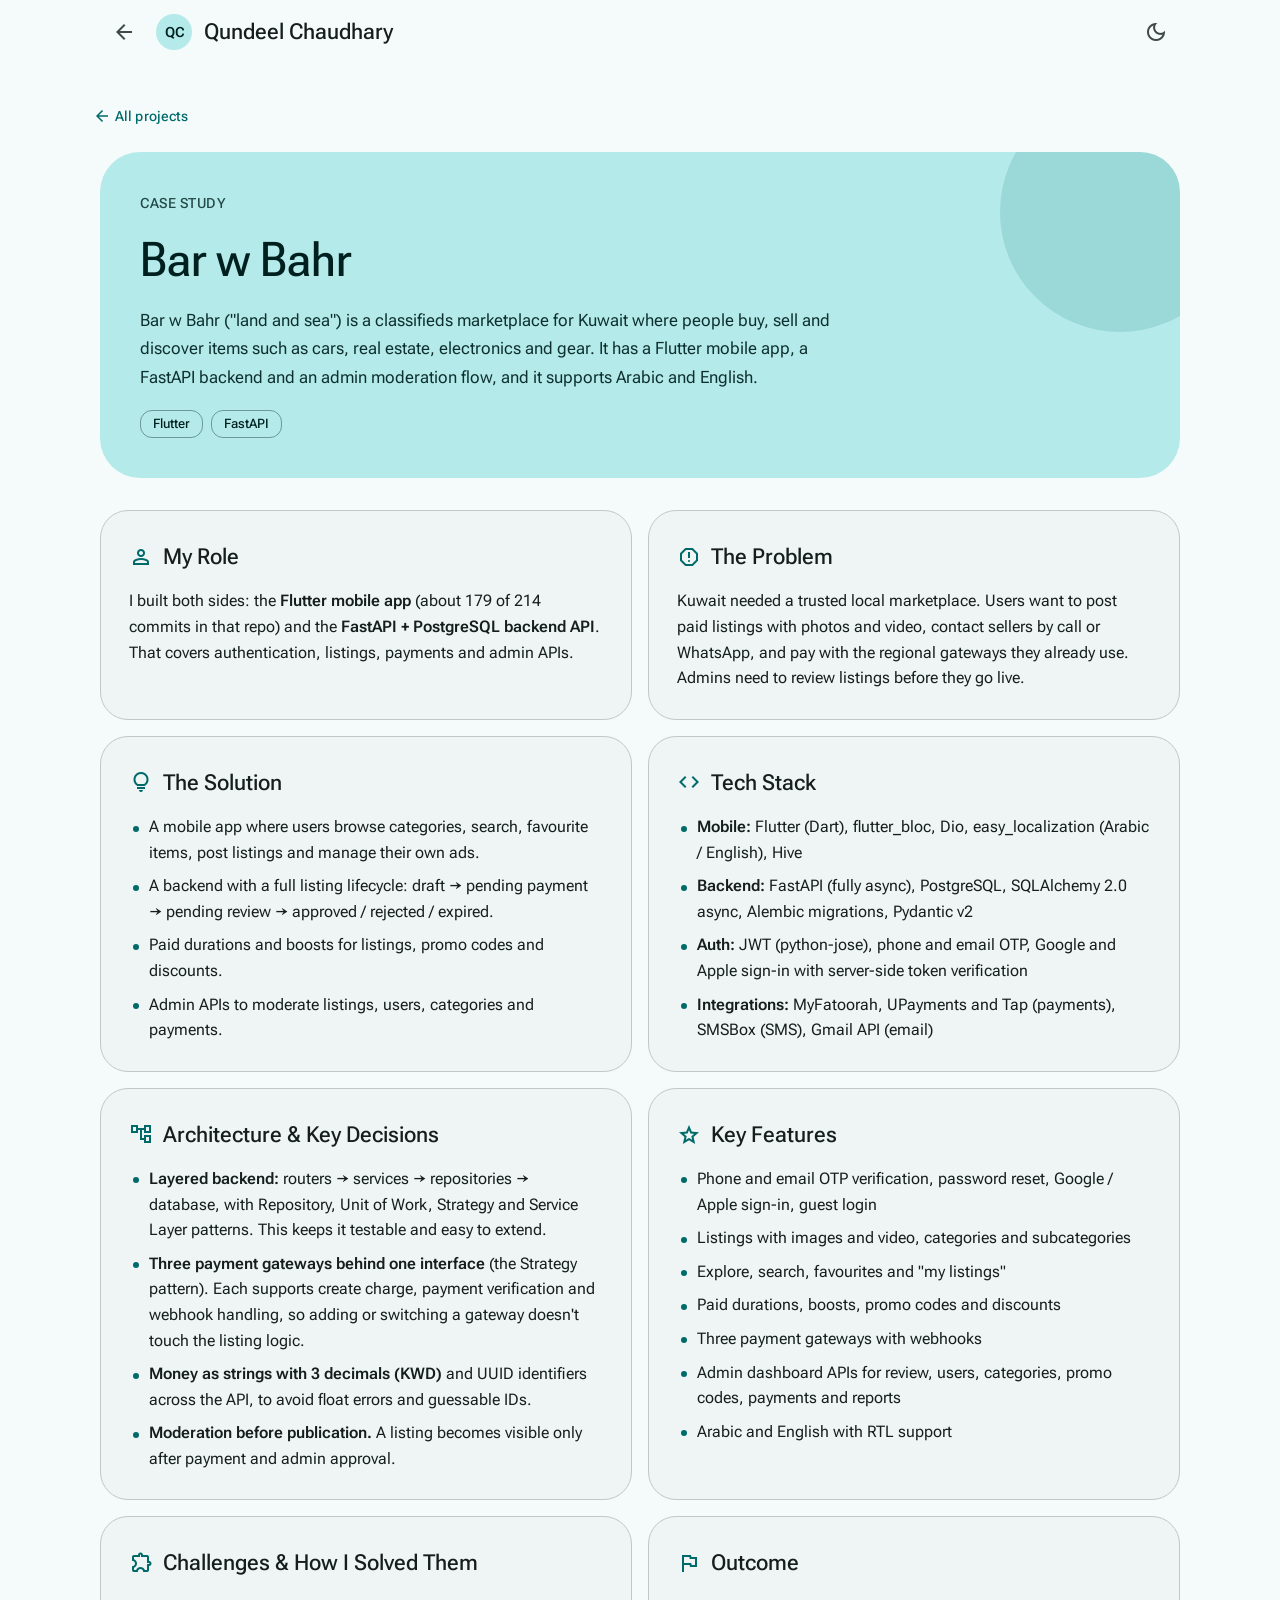
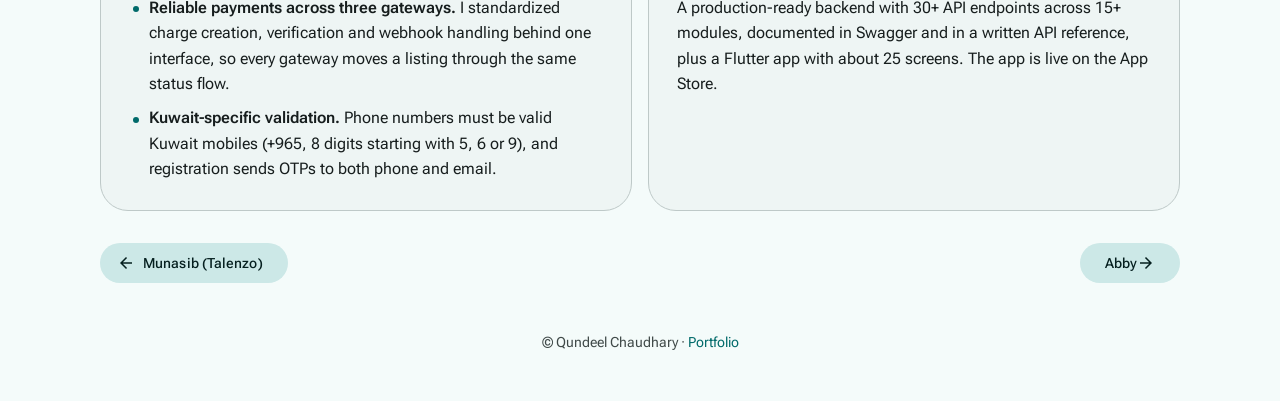
<file: docs/bar-w-bar.html>
<!doctype html>
<html lang="en" class="no-js" data-theme="light">
<head>
<meta charset="utf-8">
<meta name="viewport" content="width=device-width, initial-scale=1">
<title>Bar w Bahr · Qundeel Chaudhary</title>
<meta name="description" content="Kuwait classifieds marketplace with three payment gateways and admin moderation.">
<meta name="theme-color" content="#006a6a">
<link rel="icon" href="data:image/svg+xml,%3Csvg xmlns='http://www.w3.org/2000/svg' viewBox='0 0 64 64'%3E%3Ccircle cx='32' cy='32' r='32' fill='%23006a6a'/%3E%3Ctext x='32' y='41' font-size='26' font-family='Arial' font-weight='700' text-anchor='middle' fill='white'%3EQC%3C/text%3E%3C/svg%3E">
<script>(function(){try{var t=localStorage.getItem('theme');if(!t){t=matchMedia('(prefers-color-scheme: dark)').matches?'dark':'light'}document.documentElement.setAttribute('data-theme',t)}catch(e){}})()</script>
<link rel="preconnect" href="https://fonts.googleapis.com"><link rel="preconnect" href="https://fonts.gstatic.com" crossorigin><link href="https://fonts.googleapis.com/css2?family=Roboto+Flex:opsz,wght@8..144,300..700&family=Roboto+Mono:wght@400&display=swap" rel="stylesheet"><link href="https://fonts.googleapis.com/css2?family=Material+Symbols+Outlined:opsz,wght,FILL,GRAD@20..48,100..700,0..1,-50..200&display=block" rel="stylesheet">
<link rel="stylesheet" href="assets/style.css">
</head>
<body>
<header class="appbar"><div class="wrap">
<a class="icon-btn" href="index.html#projects" aria-label="Back to all projects"><span class="icon" aria-hidden="true">arrow_back</span></a><a class="brand" href="index.html"><span class="logo">QC</span><span>Qundeel Chaudhary</span></a>
<span class="spacer"></span>
<button class="icon-btn" id="theme-toggle" type="button" aria-label="Switch theme"><span class="icon" aria-hidden="true">dark_mode</span></button>
</div></header>
<main><div class="wrap">
<div class="page-head">
  <a class="btn text crumb" href="index.html#projects"><span class="icon" aria-hidden="true">arrow_back</span>All projects</a>
  <div class="title-card">
    <span class="kind">Case study</span>
    <h1>Bar w Bahr</h1>
    <div class="lead"><p>Bar w Bahr ("land and sea") is a classifieds marketplace for Kuwait where people buy, sell and discover items such as cars, real estate, electronics and gear. It has a Flutter mobile app, a FastAPI backend and an admin moderation flow, and it supports Arabic and English.</p></div>
    <div class="chips"><span class="chip static">Flutter</span><span class="chip static">FastAPI</span></div>
    
  </div>
</div>
<div class="sections"><section class="card reveal"><h3><span class="icon" aria-hidden="true">person</span>My Role</h3><div class="prose"><p>I built both sides: the <strong>Flutter mobile app</strong> (about 179 of 214 commits in that repo) and the <strong>FastAPI + PostgreSQL backend API</strong>. That covers authentication, listings, payments and admin APIs.</p></div></section><section class="card reveal"><h3><span class="icon" aria-hidden="true">report</span>The Problem</h3><div class="prose"><p>Kuwait needed a trusted local marketplace. Users want to post paid listings with photos and video, contact sellers by call or WhatsApp, and pay with the regional gateways they already use. Admins need to review listings before they go live.</p></div></section><section class="card reveal"><h3><span class="icon" aria-hidden="true">lightbulb</span>The Solution</h3><div class="prose"><ul><li>A mobile app where users browse categories, search, favourite items, post listings and manage their own ads.</li><li>A backend with a full listing lifecycle: draft → pending payment → pending review → approved / rejected / expired.</li><li>Paid durations and boosts for listings, promo codes and discounts.</li><li>Admin APIs to moderate listings, users, categories and payments.</li></ul></div></section><section class="card reveal"><h3><span class="icon" aria-hidden="true">code</span>Tech Stack</h3><div class="prose"><ul><li><strong>Mobile:</strong> Flutter (Dart), flutter_bloc, Dio, easy_localization (Arabic / English), Hive</li><li><strong>Backend:</strong> FastAPI (fully async), PostgreSQL, SQLAlchemy 2.0 async, Alembic migrations, Pydantic v2</li><li><strong>Auth:</strong> JWT (python-jose), phone and email OTP, Google and Apple sign-in with server-side token verification</li><li><strong>Integrations:</strong> MyFatoorah, UPayments and Tap (payments), SMSBox (SMS), Gmail API (email)</li></ul></div></section><section class="card reveal"><h3><span class="icon" aria-hidden="true">account_tree</span>Architecture &amp; Key Decisions</h3><div class="prose"><ul><li><strong>Layered backend:</strong> routers → services → repositories → database, with Repository, Unit of Work, Strategy and Service Layer patterns. This keeps it testable and easy to extend.</li><li><strong>Three payment gateways behind one interface</strong> (the Strategy pattern). Each supports create charge, payment verification and webhook handling, so adding or switching a gateway doesn't touch the listing logic.</li><li><strong>Money as strings with 3 decimals (KWD)</strong> and UUID identifiers across the API, to avoid float errors and guessable IDs.</li><li><strong>Moderation before publication.</strong> A listing becomes visible only after payment and admin approval.</li></ul></div></section><section class="card reveal"><h3><span class="icon" aria-hidden="true">star</span>Key Features</h3><div class="prose"><ul><li>Phone and email OTP verification, password reset, Google / Apple sign-in, guest login</li><li>Listings with images and video, categories and subcategories</li><li>Explore, search, favourites and "my listings"</li><li>Paid durations, boosts, promo codes and discounts</li><li>Three payment gateways with webhooks</li><li>Admin dashboard APIs for review, users, categories, promo codes, payments and reports</li><li>Arabic and English with RTL support</li></ul></div></section><section class="card reveal"><h3><span class="icon" aria-hidden="true">extension</span>Challenges &amp; How I Solved Them</h3><div class="prose"><ul><li><strong>Reliable payments across three gateways.</strong> I standardized charge creation, verification and webhook handling behind one interface, so every gateway moves a listing through the same status flow.</li><li><strong>Kuwait-specific validation.</strong> Phone numbers must be valid Kuwait mobiles (+965, 8 digits starting with 5, 6 or 9), and registration sends OTPs to both phone and email.</li></ul></div></section><section class="card reveal"><h3><span class="icon" aria-hidden="true">flag</span>Outcome</h3><div class="prose"><p>A production-ready backend with 30+ API endpoints across 15+ modules, documented in Swagger and in a written API reference, plus a Flutter app with about 25 screens. The app is live on the App Store.</p></div></section></div>
<div class="pager"><a class="btn tonal" href="munasib.html"><span class="icon" aria-hidden="true">arrow_back</span>Munasib (Talenzo)</a><a class="btn tonal" href="abby.html">Abby<span class="icon" aria-hidden="true">arrow_forward</span></a></div>
</div></main>
<footer><div class="wrap">© Qundeel Chaudhary · <a href="index.html">Portfolio</a></div></footer>

<script src="assets/app.js" defer></script>
</body>
</html>
</file>
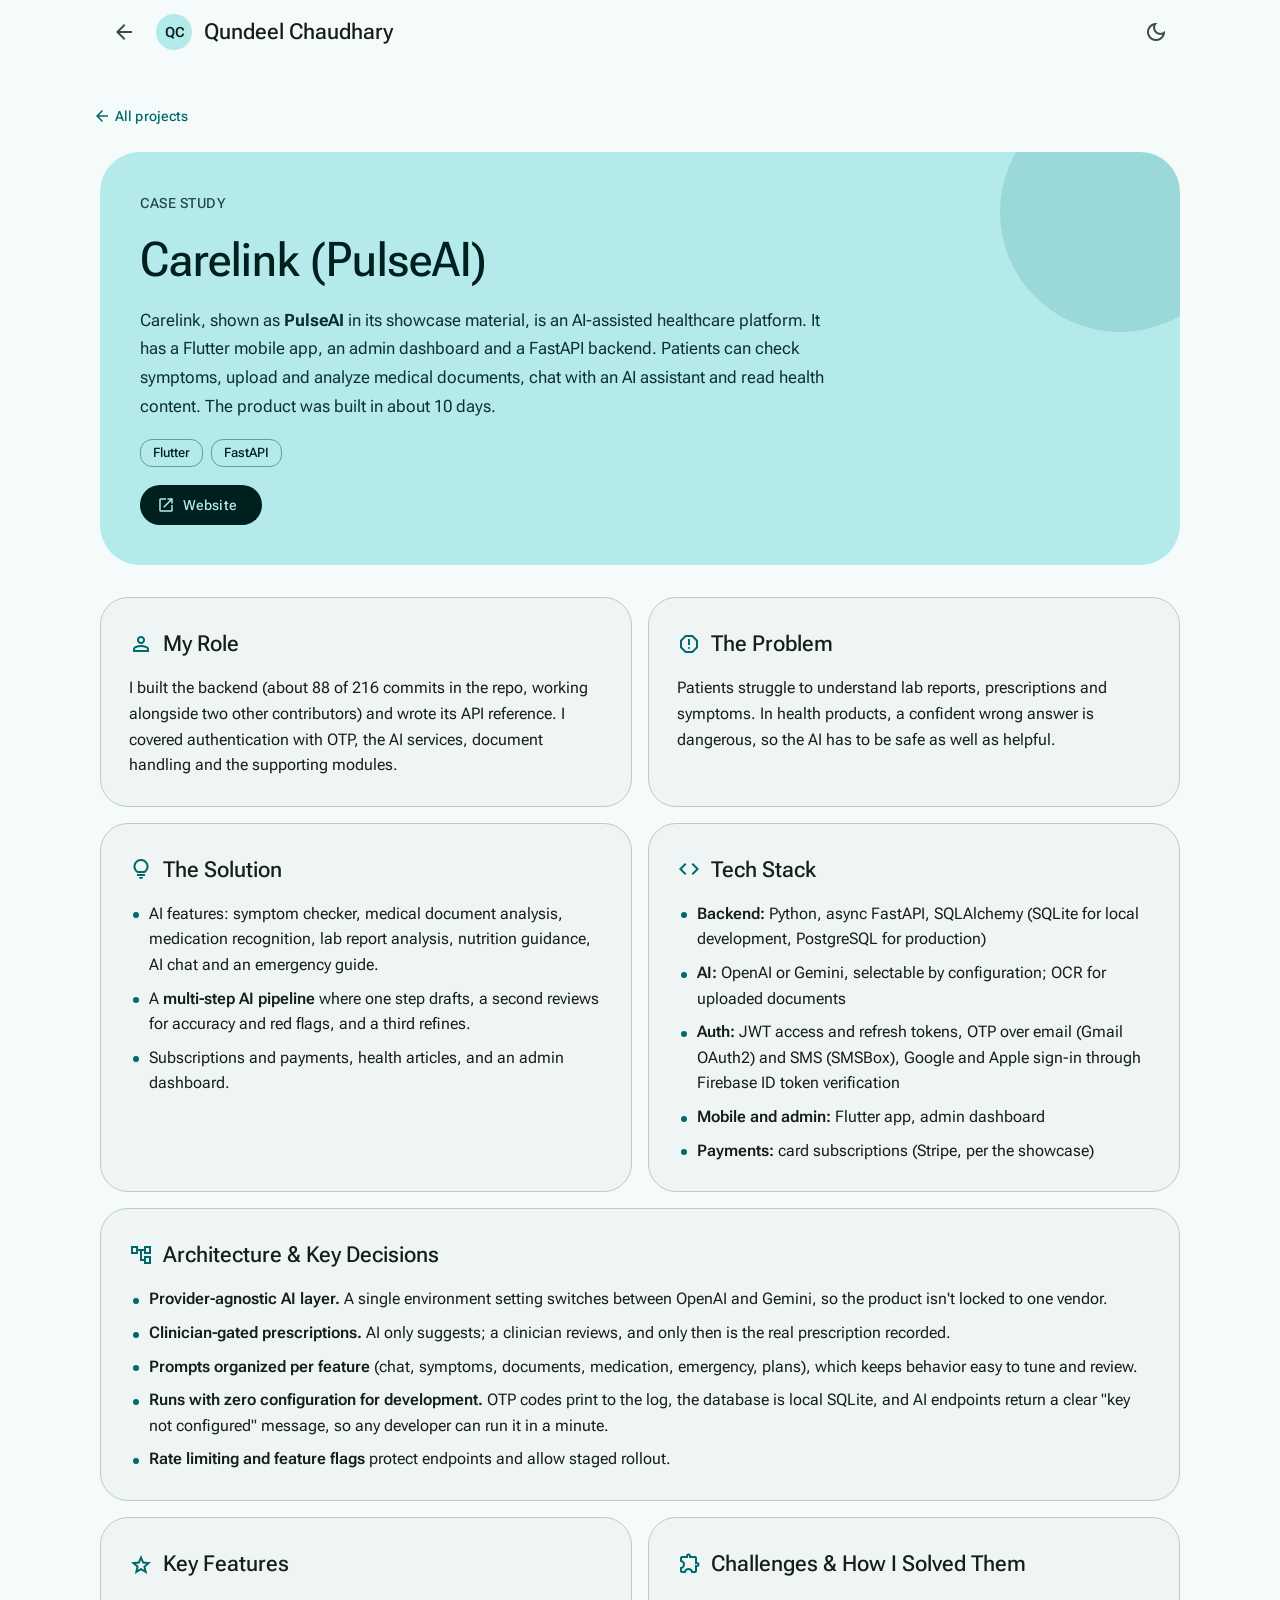
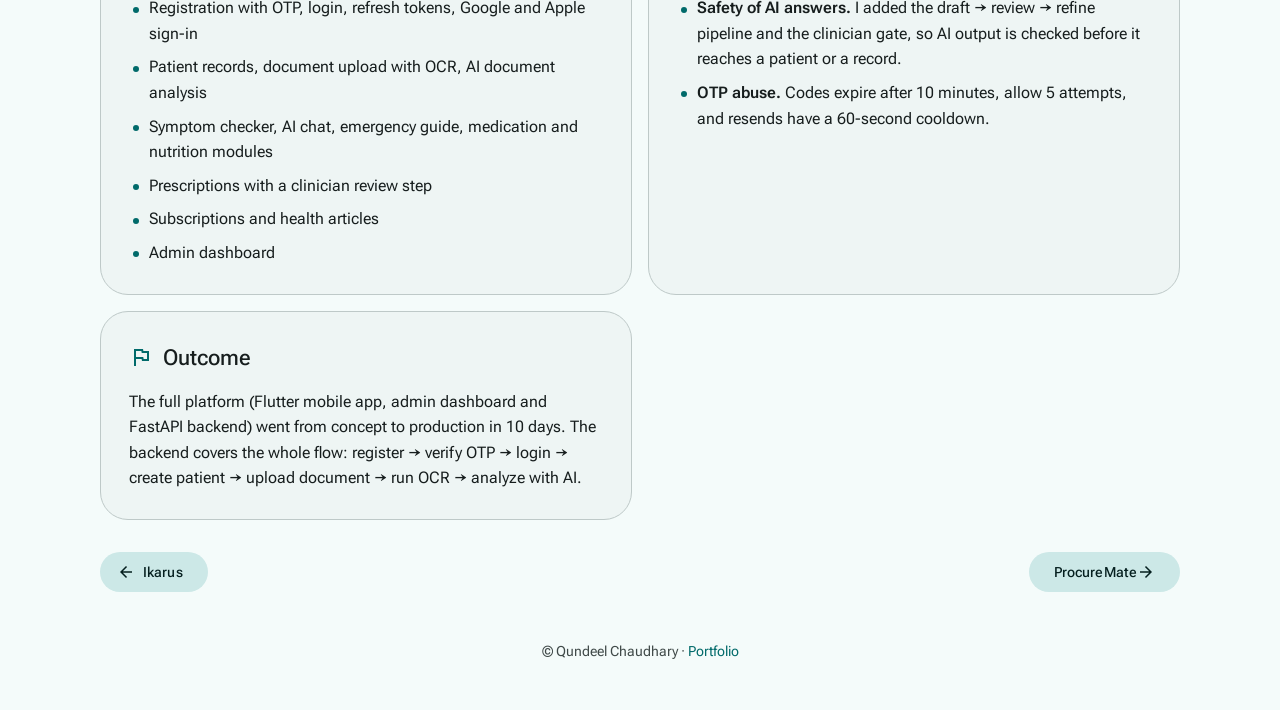
<file: docs/carelink.html>
<!doctype html>
<html lang="en" class="no-js" data-theme="light">
<head>
<meta charset="utf-8">
<meta name="viewport" content="width=device-width, initial-scale=1">
<title>Carelink (PulseAI) · Qundeel Chaudhary</title>
<meta name="description" content="AI healthcare platform with a draft, review, refine pipeline, built in 10 days.">
<meta name="theme-color" content="#006a6a">
<link rel="icon" href="data:image/svg+xml,%3Csvg xmlns='http://www.w3.org/2000/svg' viewBox='0 0 64 64'%3E%3Ccircle cx='32' cy='32' r='32' fill='%23006a6a'/%3E%3Ctext x='32' y='41' font-size='26' font-family='Arial' font-weight='700' text-anchor='middle' fill='white'%3EQC%3C/text%3E%3C/svg%3E">
<script>(function(){try{var t=localStorage.getItem('theme');if(!t){t=matchMedia('(prefers-color-scheme: dark)').matches?'dark':'light'}document.documentElement.setAttribute('data-theme',t)}catch(e){}})()</script>
<link rel="preconnect" href="https://fonts.googleapis.com"><link rel="preconnect" href="https://fonts.gstatic.com" crossorigin><link href="https://fonts.googleapis.com/css2?family=Roboto+Flex:opsz,wght@8..144,300..700&family=Roboto+Mono:wght@400&display=swap" rel="stylesheet"><link href="https://fonts.googleapis.com/css2?family=Material+Symbols+Outlined:opsz,wght,FILL,GRAD@20..48,100..700,0..1,-50..200&display=block" rel="stylesheet">
<link rel="stylesheet" href="assets/style.css">
</head>
<body>
<header class="appbar"><div class="wrap">
<a class="icon-btn" href="index.html#projects" aria-label="Back to all projects"><span class="icon" aria-hidden="true">arrow_back</span></a><a class="brand" href="index.html"><span class="logo">QC</span><span>Qundeel Chaudhary</span></a>
<span class="spacer"></span>
<button class="icon-btn" id="theme-toggle" type="button" aria-label="Switch theme"><span class="icon" aria-hidden="true">dark_mode</span></button>
</div></header>
<main><div class="wrap">
<div class="page-head">
  <a class="btn text crumb" href="index.html#projects"><span class="icon" aria-hidden="true">arrow_back</span>All projects</a>
  <div class="title-card">
    <span class="kind">Case study</span>
    <h1>Carelink (PulseAI)</h1>
    <div class="lead"><p>Carelink, shown as <strong>PulseAI</strong> in its showcase material, is an AI-assisted healthcare platform. It has a Flutter mobile app, an admin dashboard and a FastAPI backend. Patients can check symptoms, upload and analyze medical documents, chat with an AI assistant and read health content. The product was built in about 10 days.</p></div>
    <div class="chips"><span class="chip static">Flutter</span><span class="chip static">FastAPI</span></div>
    <div class="btn-row"><a class="btn filled" href="https://carelink-kw.com" target="_blank" rel="noopener"><span class="icon" aria-hidden="true">open_in_new</span>Website</a></div>
  </div>
</div>
<div class="sections"><section class="card reveal"><h3><span class="icon" aria-hidden="true">person</span>My Role</h3><div class="prose"><p>I built the backend (about 88 of 216 commits in the repo, working alongside two other contributors) and wrote its API reference. I covered authentication with OTP, the AI services, document handling and the supporting modules.</p></div></section><section class="card reveal"><h3><span class="icon" aria-hidden="true">report</span>The Problem</h3><div class="prose"><p>Patients struggle to understand lab reports, prescriptions and symptoms. In health products, a confident wrong answer is dangerous, so the AI has to be safe as well as helpful.</p></div></section><section class="card reveal"><h3><span class="icon" aria-hidden="true">lightbulb</span>The Solution</h3><div class="prose"><ul><li>AI features: symptom checker, medical document analysis, medication recognition, lab report analysis, nutrition guidance, AI chat and an emergency guide.</li><li>A <strong>multi-step AI pipeline</strong> where one step drafts, a second reviews for accuracy and red flags, and a third refines.</li><li>Subscriptions and payments, health articles, and an admin dashboard.</li></ul></div></section><section class="card reveal"><h3><span class="icon" aria-hidden="true">code</span>Tech Stack</h3><div class="prose"><ul><li><strong>Backend:</strong> Python, async FastAPI, SQLAlchemy (SQLite for local development, PostgreSQL for production)</li><li><strong>AI:</strong> OpenAI or Gemini, selectable by configuration; OCR for uploaded documents</li><li><strong>Auth:</strong> JWT access and refresh tokens, OTP over email (Gmail OAuth2) and SMS (SMSBox), Google and Apple sign-in through Firebase ID token verification</li><li><strong>Mobile and admin:</strong> Flutter app, admin dashboard</li><li><strong>Payments:</strong> card subscriptions (Stripe, per the showcase)</li></ul></div></section><section class="card wide reveal"><h3><span class="icon" aria-hidden="true">account_tree</span>Architecture &amp; Key Decisions</h3><div class="prose"><ul><li><strong>Provider-agnostic AI layer.</strong> A single environment setting switches between OpenAI and Gemini, so the product isn't locked to one vendor.</li><li><strong>Clinician-gated prescriptions.</strong> AI only suggests; a clinician reviews, and only then is the real prescription recorded.</li><li><strong>Prompts organized per feature</strong> (chat, symptoms, documents, medication, emergency, plans), which keeps behavior easy to tune and review.</li><li><strong>Runs with zero configuration for development.</strong> OTP codes print to the log, the database is local SQLite, and AI endpoints return a clear "key not configured" message, so any developer can run it in a minute.</li><li><strong>Rate limiting and feature flags</strong> protect endpoints and allow staged rollout.</li></ul></div></section><section class="card reveal"><h3><span class="icon" aria-hidden="true">star</span>Key Features</h3><div class="prose"><ul><li>Registration with OTP, login, refresh tokens, Google and Apple sign-in</li><li>Patient records, document upload with OCR, AI document analysis</li><li>Symptom checker, AI chat, emergency guide, medication and nutrition modules</li><li>Prescriptions with a clinician review step</li><li>Subscriptions and health articles</li><li>Admin dashboard</li></ul></div></section><section class="card reveal"><h3><span class="icon" aria-hidden="true">extension</span>Challenges &amp; How I Solved Them</h3><div class="prose"><ul><li><strong>Safety of AI answers.</strong> I added the draft → review → refine pipeline and the clinician gate, so AI output is checked before it reaches a patient or a record.</li><li><strong>OTP abuse.</strong> Codes expire after 10 minutes, allow 5 attempts, and resends have a 60-second cooldown.</li></ul></div></section><section class="card reveal"><h3><span class="icon" aria-hidden="true">flag</span>Outcome</h3><div class="prose"><p>The full platform (Flutter mobile app, admin dashboard and FastAPI backend) went from concept to production in 10 days. The backend covers the whole flow: register → verify OTP → login → create patient → upload document → run OCR → analyze with AI.</p></div></section></div>
<div class="pager"><a class="btn tonal" href="ikarus.html"><span class="icon" aria-hidden="true">arrow_back</span>Ikarus</a><a class="btn tonal" href="procuremate.html">ProcureMate<span class="icon" aria-hidden="true">arrow_forward</span></a></div>
</div></main>
<footer><div class="wrap">© Qundeel Chaudhary · <a href="index.html">Portfolio</a></div></footer>

<script src="assets/app.js" defer></script>
</body>
</html>
</file>
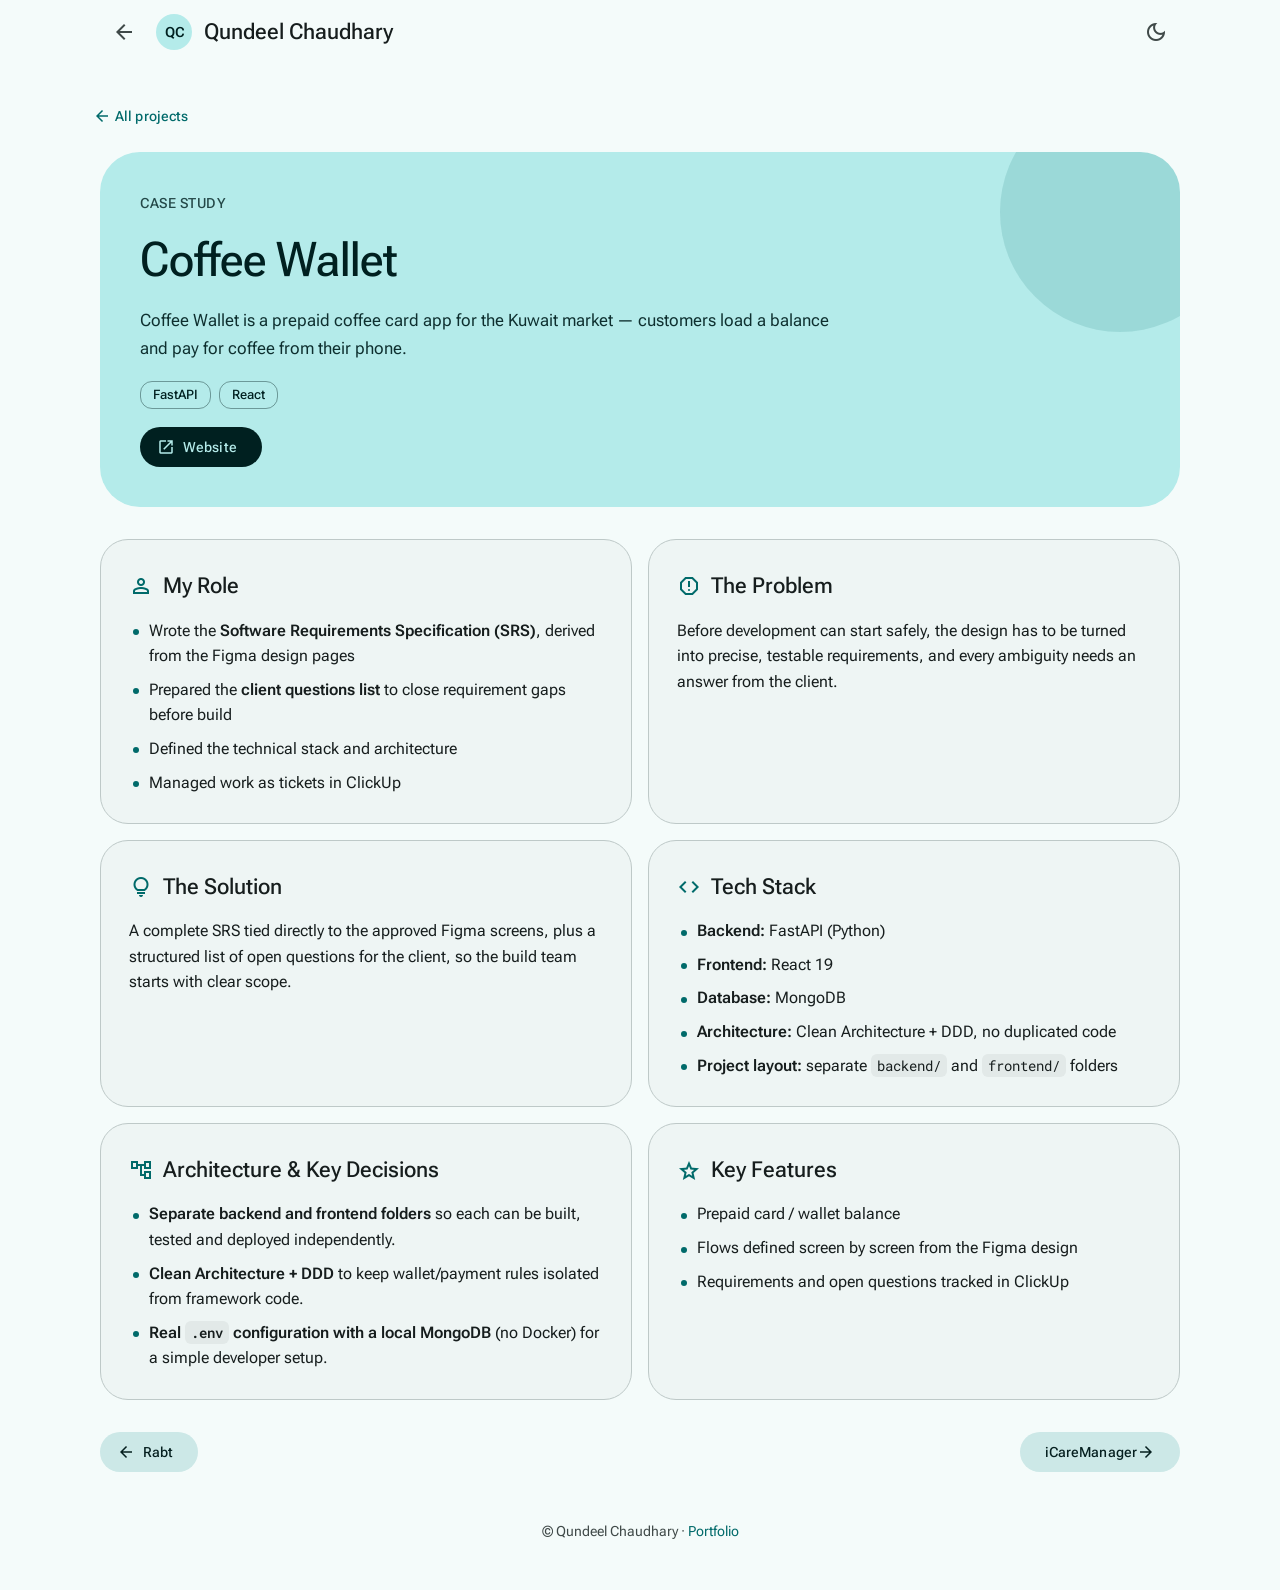
<file: docs/coffee-wallet.html>
<!doctype html>
<html lang="en" class="no-js" data-theme="light">
<head>
<meta charset="utf-8">
<meta name="viewport" content="width=device-width, initial-scale=1">
<title>Coffee Wallet · Qundeel Chaudhary</title>
<meta name="description" content="Prepaid coffee card app for Kuwait: SRS, client questions and architecture.">
<meta name="theme-color" content="#006a6a">
<link rel="icon" href="data:image/svg+xml,%3Csvg xmlns='http://www.w3.org/2000/svg' viewBox='0 0 64 64'%3E%3Ccircle cx='32' cy='32' r='32' fill='%23006a6a'/%3E%3Ctext x='32' y='41' font-size='26' font-family='Arial' font-weight='700' text-anchor='middle' fill='white'%3EQC%3C/text%3E%3C/svg%3E">
<script>(function(){try{var t=localStorage.getItem('theme');if(!t){t=matchMedia('(prefers-color-scheme: dark)').matches?'dark':'light'}document.documentElement.setAttribute('data-theme',t)}catch(e){}})()</script>
<link rel="preconnect" href="https://fonts.googleapis.com"><link rel="preconnect" href="https://fonts.gstatic.com" crossorigin><link href="https://fonts.googleapis.com/css2?family=Roboto+Flex:opsz,wght@8..144,300..700&family=Roboto+Mono:wght@400&display=swap" rel="stylesheet"><link href="https://fonts.googleapis.com/css2?family=Material+Symbols+Outlined:opsz,wght,FILL,GRAD@20..48,100..700,0..1,-50..200&display=block" rel="stylesheet">
<link rel="stylesheet" href="assets/style.css">
</head>
<body>
<header class="appbar"><div class="wrap">
<a class="icon-btn" href="index.html#projects" aria-label="Back to all projects"><span class="icon" aria-hidden="true">arrow_back</span></a><a class="brand" href="index.html"><span class="logo">QC</span><span>Qundeel Chaudhary</span></a>
<span class="spacer"></span>
<button class="icon-btn" id="theme-toggle" type="button" aria-label="Switch theme"><span class="icon" aria-hidden="true">dark_mode</span></button>
</div></header>
<main><div class="wrap">
<div class="page-head">
  <a class="btn text crumb" href="index.html#projects"><span class="icon" aria-hidden="true">arrow_back</span>All projects</a>
  <div class="title-card">
    <span class="kind">Case study</span>
    <h1>Coffee Wallet</h1>
    <div class="lead"><p>Coffee Wallet is a prepaid coffee card app for the Kuwait market — customers load a balance and pay for coffee from their phone.</p></div>
    <div class="chips"><span class="chip static">FastAPI</span><span class="chip static">React</span></div>
    <div class="btn-row"><a class="btn filled" href="http://13.207.211.168/" target="_blank" rel="noopener"><span class="icon" aria-hidden="true">open_in_new</span>Website</a></div>
  </div>
</div>
<div class="sections"><section class="card reveal"><h3><span class="icon" aria-hidden="true">person</span>My Role</h3><div class="prose"><ul><li>Wrote the <strong>Software Requirements Specification (SRS)</strong>, derived from the Figma design pages</li><li>Prepared the <strong>client questions list</strong> to close requirement gaps before build</li><li>Defined the technical stack and architecture</li><li>Managed work as tickets in ClickUp</li></ul></div></section><section class="card reveal"><h3><span class="icon" aria-hidden="true">report</span>The Problem</h3><div class="prose"><p>Before development can start safely, the design has to be turned into precise, testable requirements, and every ambiguity needs an answer from the client.</p></div></section><section class="card reveal"><h3><span class="icon" aria-hidden="true">lightbulb</span>The Solution</h3><div class="prose"><p>A complete SRS tied directly to the approved Figma screens, plus a structured list of open questions for the client, so the build team starts with clear scope.</p></div></section><section class="card reveal"><h3><span class="icon" aria-hidden="true">code</span>Tech Stack</h3><div class="prose"><ul><li><strong>Backend:</strong> FastAPI (Python)</li><li><strong>Frontend:</strong> React 19</li><li><strong>Database:</strong> MongoDB</li><li><strong>Architecture:</strong> Clean Architecture + DDD, no duplicated code</li><li><strong>Project layout:</strong> separate <code>backend/</code> and <code>frontend/</code> folders</li></ul></div></section><section class="card reveal"><h3><span class="icon" aria-hidden="true">account_tree</span>Architecture &amp; Key Decisions</h3><div class="prose"><ul><li><strong>Separate backend and frontend folders</strong> so each can be built, tested and deployed independently.</li><li><strong>Clean Architecture + DDD</strong> to keep wallet/payment rules isolated from framework code.</li><li><strong>Real <code>.env</code> configuration with a local MongoDB</strong> (no Docker) for a simple developer setup.</li></ul></div></section><section class="card reveal"><h3><span class="icon" aria-hidden="true">star</span>Key Features</h3><div class="prose"><ul><li>Prepaid card / wallet balance</li><li>Flows defined screen by screen from the Figma design</li><li>Requirements and open questions tracked in ClickUp</li></ul></div></section></div>
<div class="pager"><a class="btn tonal" href="rabt.html"><span class="icon" aria-hidden="true">arrow_back</span>Rabt</a><a class="btn tonal" href="icaremanager.html">iCareManager<span class="icon" aria-hidden="true">arrow_forward</span></a></div>
</div></main>
<footer><div class="wrap">© Qundeel Chaudhary · <a href="index.html">Portfolio</a></div></footer>

<script src="assets/app.js" defer></script>
</body>
</html>
</file>
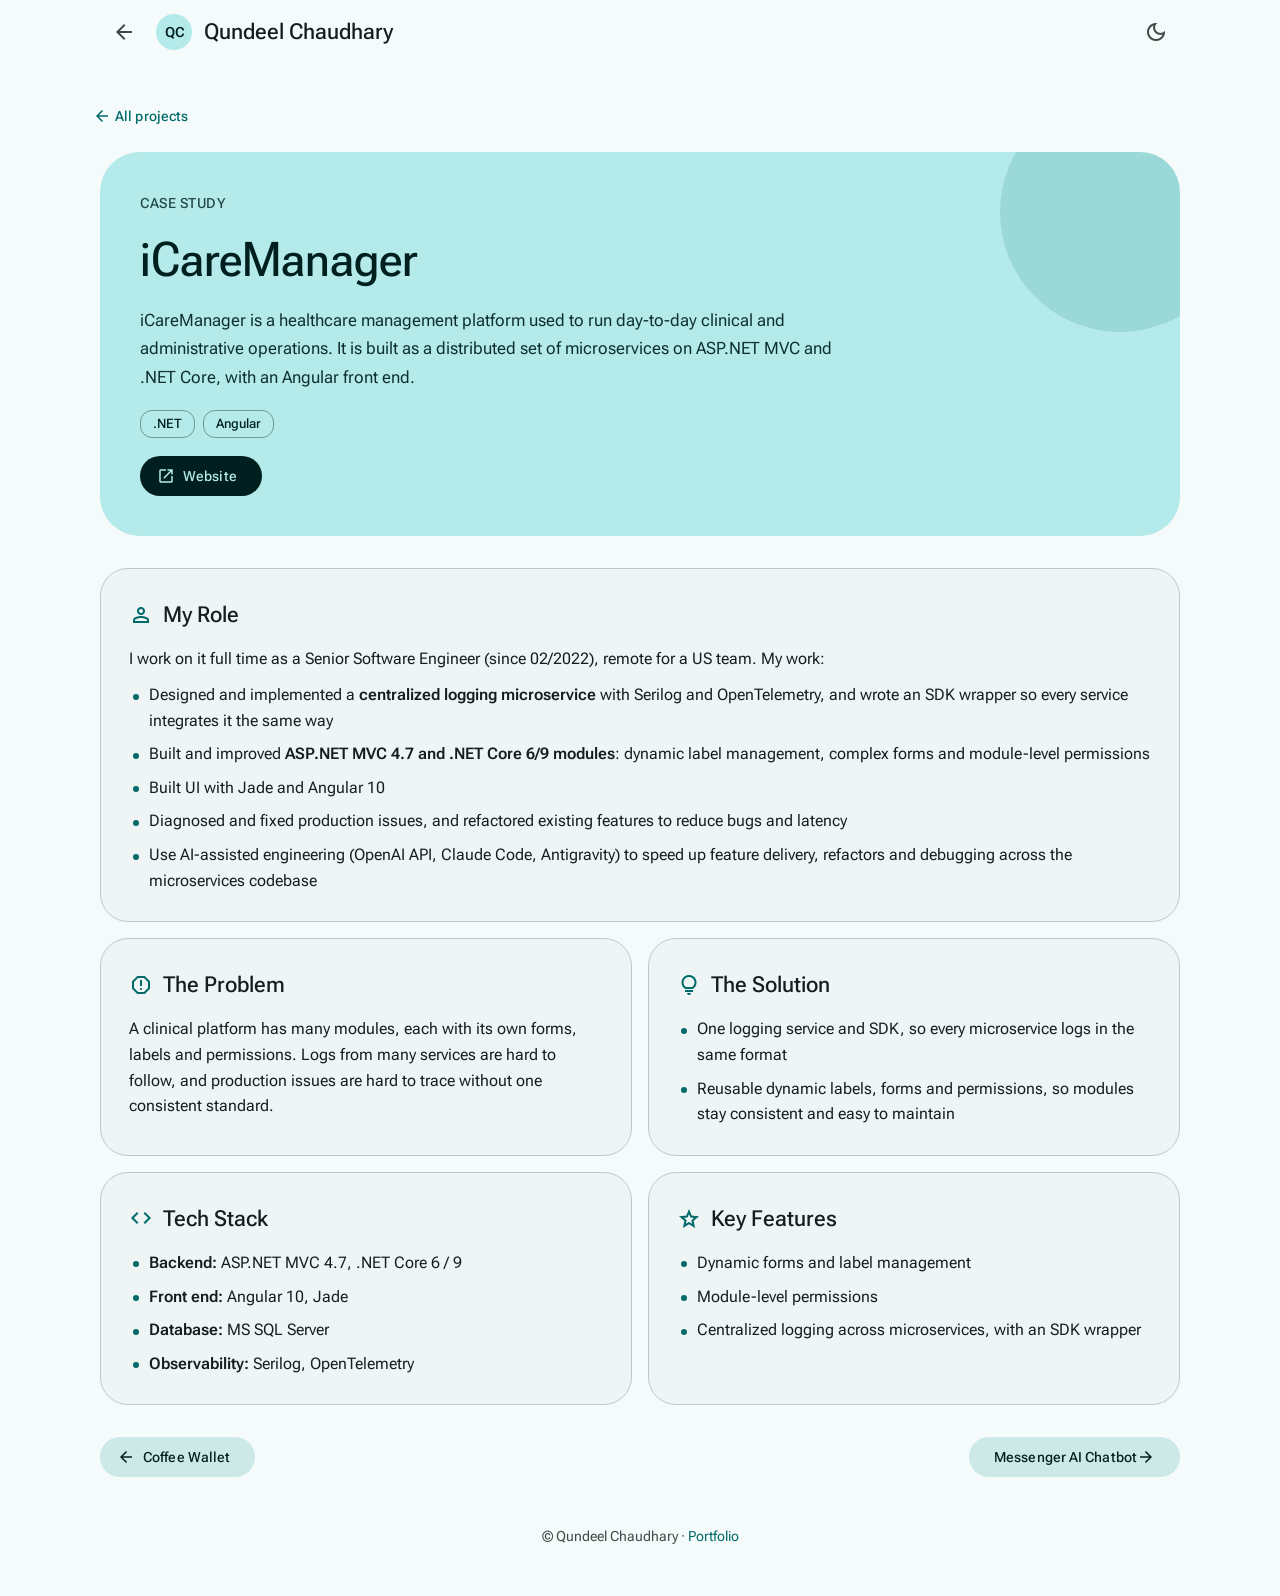
<file: docs/icaremanager.html>
<!doctype html>
<html lang="en" class="no-js" data-theme="light">
<head>
<meta charset="utf-8">
<meta name="viewport" content="width=device-width, initial-scale=1">
<title>iCareManager · Qundeel Chaudhary</title>
<meta name="description" content="Healthcare management platform on microservices, with a centralized logging service.">
<meta name="theme-color" content="#006a6a">
<link rel="icon" href="data:image/svg+xml,%3Csvg xmlns='http://www.w3.org/2000/svg' viewBox='0 0 64 64'%3E%3Ccircle cx='32' cy='32' r='32' fill='%23006a6a'/%3E%3Ctext x='32' y='41' font-size='26' font-family='Arial' font-weight='700' text-anchor='middle' fill='white'%3EQC%3C/text%3E%3C/svg%3E">
<script>(function(){try{var t=localStorage.getItem('theme');if(!t){t=matchMedia('(prefers-color-scheme: dark)').matches?'dark':'light'}document.documentElement.setAttribute('data-theme',t)}catch(e){}})()</script>
<link rel="preconnect" href="https://fonts.googleapis.com"><link rel="preconnect" href="https://fonts.gstatic.com" crossorigin><link href="https://fonts.googleapis.com/css2?family=Roboto+Flex:opsz,wght@8..144,300..700&family=Roboto+Mono:wght@400&display=swap" rel="stylesheet"><link href="https://fonts.googleapis.com/css2?family=Material+Symbols+Outlined:opsz,wght,FILL,GRAD@20..48,100..700,0..1,-50..200&display=block" rel="stylesheet">
<link rel="stylesheet" href="assets/style.css">
</head>
<body>
<header class="appbar"><div class="wrap">
<a class="icon-btn" href="index.html#projects" aria-label="Back to all projects"><span class="icon" aria-hidden="true">arrow_back</span></a><a class="brand" href="index.html"><span class="logo">QC</span><span>Qundeel Chaudhary</span></a>
<span class="spacer"></span>
<button class="icon-btn" id="theme-toggle" type="button" aria-label="Switch theme"><span class="icon" aria-hidden="true">dark_mode</span></button>
</div></header>
<main><div class="wrap">
<div class="page-head">
  <a class="btn text crumb" href="index.html#projects"><span class="icon" aria-hidden="true">arrow_back</span>All projects</a>
  <div class="title-card">
    <span class="kind">Case study</span>
    <h1>iCareManager</h1>
    <div class="lead"><p>iCareManager is a healthcare management platform used to run day-to-day clinical and administrative operations. It is built as a distributed set of microservices on ASP.NET MVC and .NET Core, with an Angular front end.</p></div>
    <div class="chips"><span class="chip static">.NET</span><span class="chip static">Angular</span></div>
    <div class="btn-row"><a class="btn filled" href="https://icaremanager.com" target="_blank" rel="noopener"><span class="icon" aria-hidden="true">open_in_new</span>Website</a></div>
  </div>
</div>
<div class="sections"><section class="card wide reveal"><h3><span class="icon" aria-hidden="true">person</span>My Role</h3><div class="prose"><p>I work on it full time as a Senior Software Engineer (since 02/2022), remote for a US team. My work:</p><ul><li>Designed and implemented a <strong>centralized logging microservice</strong> with Serilog and OpenTelemetry, and wrote an SDK wrapper so every service integrates it the same way</li><li>Built and improved <strong>ASP.NET MVC 4.7 and .NET Core 6/9 modules</strong>: dynamic label management, complex forms and module-level permissions</li><li>Built UI with Jade and Angular 10</li><li>Diagnosed and fixed production issues, and refactored existing features to reduce bugs and latency</li><li>Use AI-assisted engineering (OpenAI API, Claude Code, Antigravity) to speed up feature delivery, refactors and debugging across the microservices codebase</li></ul></div></section><section class="card reveal"><h3><span class="icon" aria-hidden="true">report</span>The Problem</h3><div class="prose"><p>A clinical platform has many modules, each with its own forms, labels and permissions. Logs from many services are hard to follow, and production issues are hard to trace without one consistent standard.</p></div></section><section class="card reveal"><h3><span class="icon" aria-hidden="true">lightbulb</span>The Solution</h3><div class="prose"><ul><li>One logging service and SDK, so every microservice logs in the same format</li><li>Reusable dynamic labels, forms and permissions, so modules stay consistent and easy to maintain</li></ul></div></section><section class="card reveal"><h3><span class="icon" aria-hidden="true">code</span>Tech Stack</h3><div class="prose"><ul><li><strong>Backend:</strong> ASP.NET MVC 4.7, .NET Core 6 / 9</li><li><strong>Front end:</strong> Angular 10, Jade</li><li><strong>Database:</strong> MS SQL Server</li><li><strong>Observability:</strong> Serilog, OpenTelemetry</li></ul></div></section><section class="card reveal"><h3><span class="icon" aria-hidden="true">star</span>Key Features</h3><div class="prose"><ul><li>Dynamic forms and label management</li><li>Module-level permissions</li><li>Centralized logging across microservices, with an SDK wrapper</li></ul></div></section></div>
<div class="pager"><a class="btn tonal" href="coffee-wallet.html"><span class="icon" aria-hidden="true">arrow_back</span>Coffee Wallet</a><a class="btn tonal" href="messenger-ai-chatbot.html">Messenger AI Chatbot<span class="icon" aria-hidden="true">arrow_forward</span></a></div>
</div></main>
<footer><div class="wrap">© Qundeel Chaudhary · <a href="index.html">Portfolio</a></div></footer>

<script src="assets/app.js" defer></script>
</body>
</html>
</file>
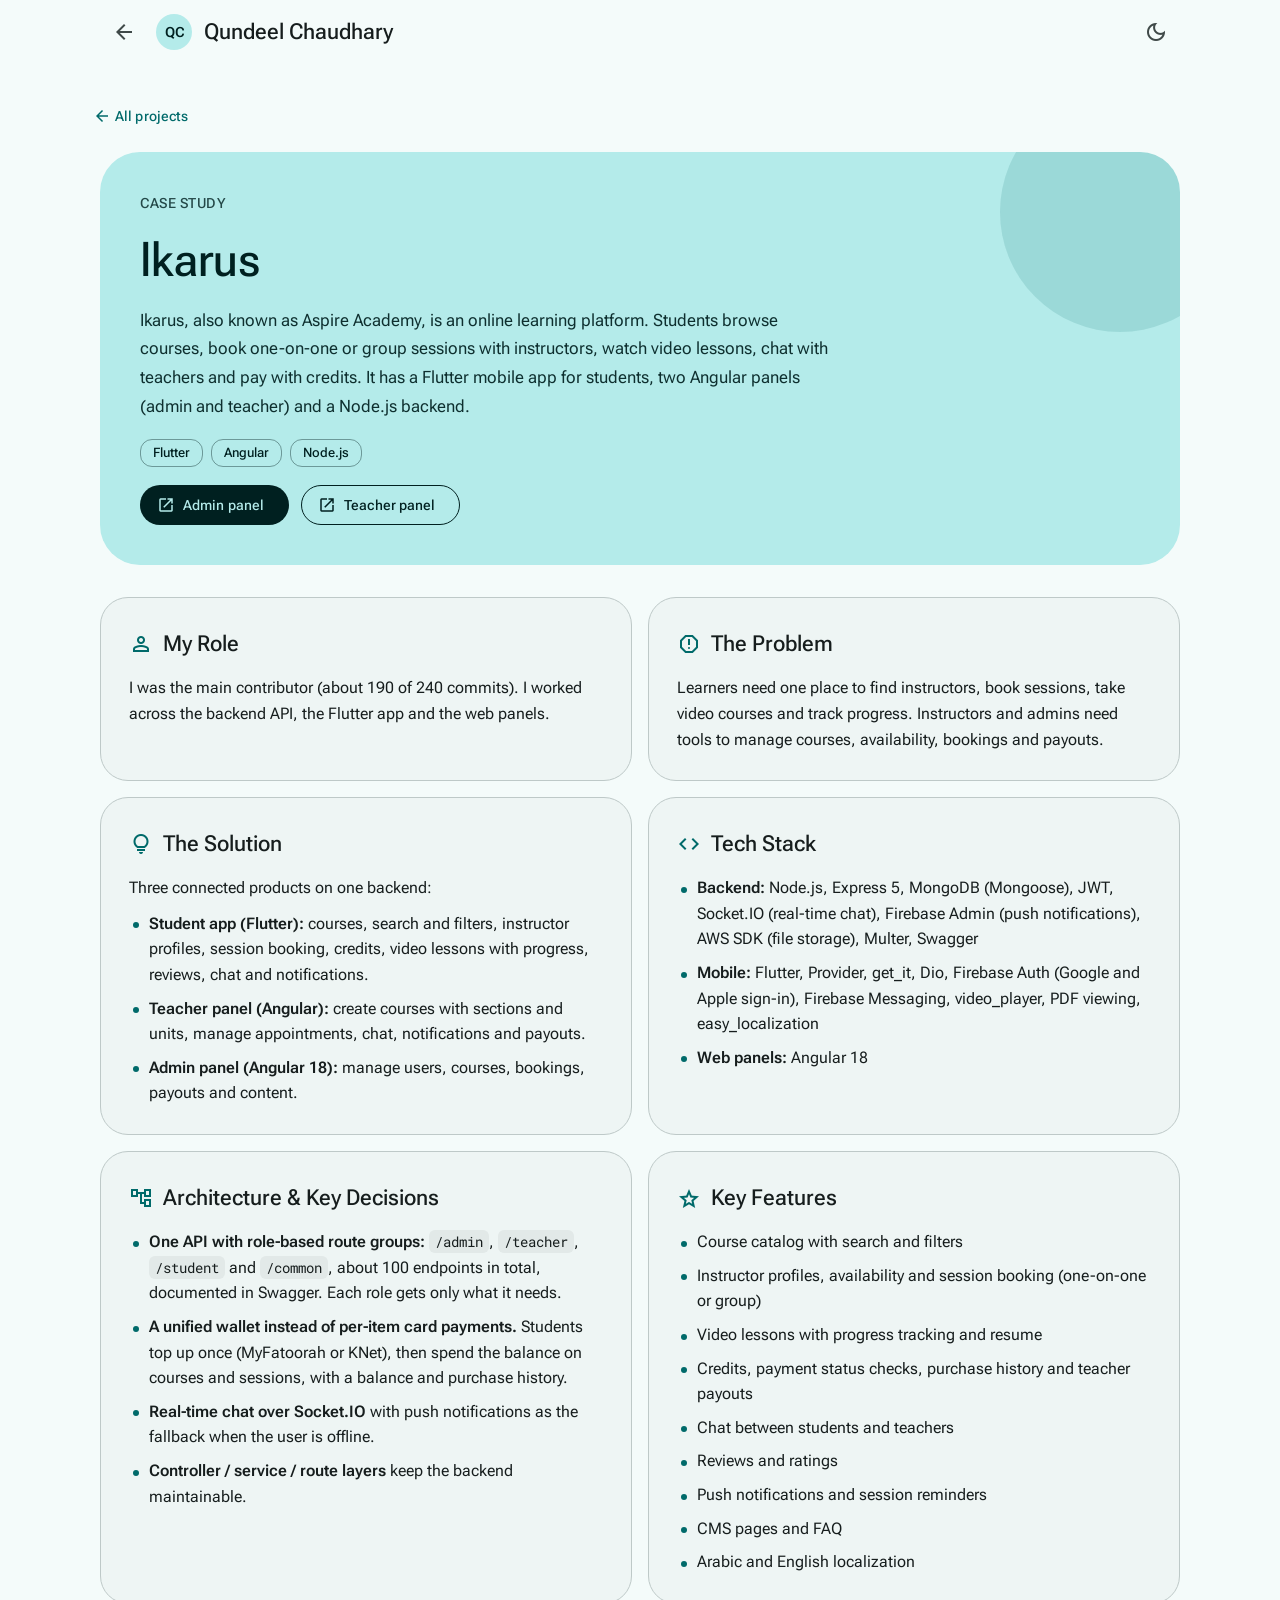
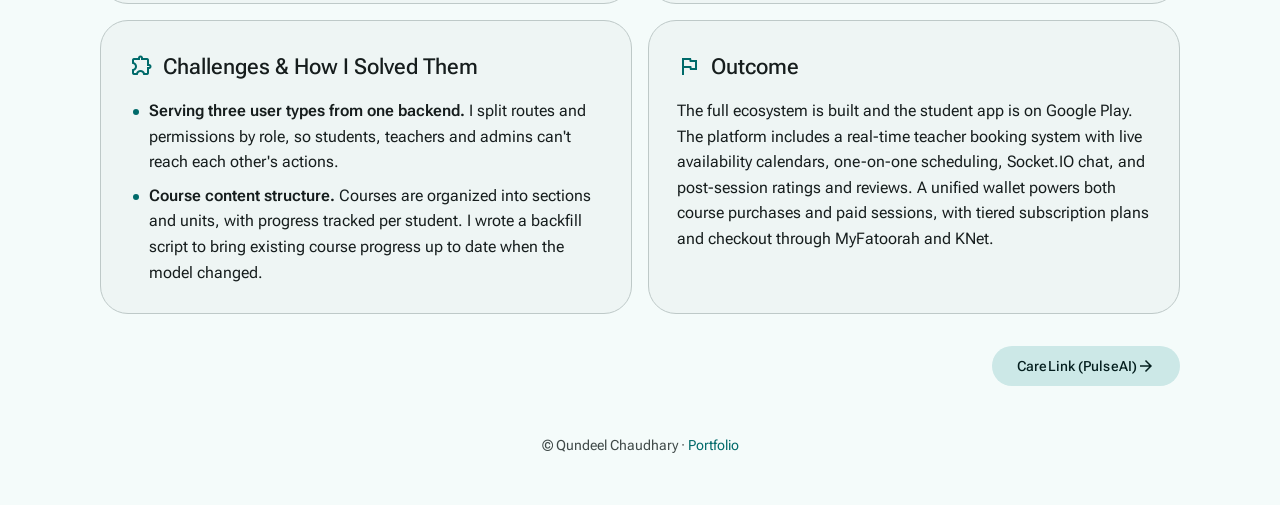
<file: docs/ikarus.html>
<!doctype html>
<html lang="en" class="no-js" data-theme="light">
<head>
<meta charset="utf-8">
<meta name="viewport" content="width=device-width, initial-scale=1">
<title>Ikarus · Qundeel Chaudhary</title>
<meta name="description" content="Online learning platform with live teacher booking, real-time chat and a unified wallet.">
<meta name="theme-color" content="#006a6a">
<link rel="icon" href="data:image/svg+xml,%3Csvg xmlns='http://www.w3.org/2000/svg' viewBox='0 0 64 64'%3E%3Ccircle cx='32' cy='32' r='32' fill='%23006a6a'/%3E%3Ctext x='32' y='41' font-size='26' font-family='Arial' font-weight='700' text-anchor='middle' fill='white'%3EQC%3C/text%3E%3C/svg%3E">
<script>(function(){try{var t=localStorage.getItem('theme');if(!t){t=matchMedia('(prefers-color-scheme: dark)').matches?'dark':'light'}document.documentElement.setAttribute('data-theme',t)}catch(e){}})()</script>
<link rel="preconnect" href="https://fonts.googleapis.com"><link rel="preconnect" href="https://fonts.gstatic.com" crossorigin><link href="https://fonts.googleapis.com/css2?family=Roboto+Flex:opsz,wght@8..144,300..700&family=Roboto+Mono:wght@400&display=swap" rel="stylesheet"><link href="https://fonts.googleapis.com/css2?family=Material+Symbols+Outlined:opsz,wght,FILL,GRAD@20..48,100..700,0..1,-50..200&display=block" rel="stylesheet">
<link rel="stylesheet" href="assets/style.css">
</head>
<body>
<header class="appbar"><div class="wrap">
<a class="icon-btn" href="index.html#projects" aria-label="Back to all projects"><span class="icon" aria-hidden="true">arrow_back</span></a><a class="brand" href="index.html"><span class="logo">QC</span><span>Qundeel Chaudhary</span></a>
<span class="spacer"></span>
<button class="icon-btn" id="theme-toggle" type="button" aria-label="Switch theme"><span class="icon" aria-hidden="true">dark_mode</span></button>
</div></header>
<main><div class="wrap">
<div class="page-head">
  <a class="btn text crumb" href="index.html#projects"><span class="icon" aria-hidden="true">arrow_back</span>All projects</a>
  <div class="title-card">
    <span class="kind">Case study</span>
    <h1>Ikarus</h1>
    <div class="lead"><p>Ikarus, also known as Aspire Academy, is an online learning platform. Students browse courses, book one-on-one or group sessions with instructors, watch video lessons, chat with teachers and pay with credits. It has a Flutter mobile app for students, two Angular panels (admin and teacher) and a Node.js backend.</p></div>
    <div class="chips"><span class="chip static">Flutter</span><span class="chip static">Angular</span><span class="chip static">Node.js</span></div>
    <div class="btn-row"><a class="btn filled" href="http://3.111.72.100/admin/login" target="_blank" rel="noopener"><span class="icon" aria-hidden="true">open_in_new</span>Admin panel</a><a class="btn outlined" href="http://3.111.72.100/teacher/login" target="_blank" rel="noopener"><span class="icon" aria-hidden="true">open_in_new</span>Teacher panel</a></div>
  </div>
</div>
<div class="sections"><section class="card reveal"><h3><span class="icon" aria-hidden="true">person</span>My Role</h3><div class="prose"><p>I was the main contributor (about 190 of 240 commits). I worked across the backend API, the Flutter app and the web panels.</p></div></section><section class="card reveal"><h3><span class="icon" aria-hidden="true">report</span>The Problem</h3><div class="prose"><p>Learners need one place to find instructors, book sessions, take video courses and track progress. Instructors and admins need tools to manage courses, availability, bookings and payouts.</p></div></section><section class="card reveal"><h3><span class="icon" aria-hidden="true">lightbulb</span>The Solution</h3><div class="prose"><p>Three connected products on one backend:</p><ul><li><strong>Student app (Flutter):</strong> courses, search and filters, instructor profiles, session booking, credits, video lessons with progress, reviews, chat and notifications.</li><li><strong>Teacher panel (Angular):</strong> create courses with sections and units, manage appointments, chat, notifications and payouts.</li><li><strong>Admin panel (Angular 18):</strong> manage users, courses, bookings, payouts and content.</li></ul></div></section><section class="card reveal"><h3><span class="icon" aria-hidden="true">code</span>Tech Stack</h3><div class="prose"><ul><li><strong>Backend:</strong> Node.js, Express 5, MongoDB (Mongoose), JWT, Socket.IO (real-time chat), Firebase Admin (push notifications), AWS SDK (file storage), Multer, Swagger</li><li><strong>Mobile:</strong> Flutter, Provider, get_it, Dio, Firebase Auth (Google and Apple sign-in), Firebase Messaging, video_player, PDF viewing, easy_localization</li><li><strong>Web panels:</strong> Angular 18</li></ul></div></section><section class="card reveal"><h3><span class="icon" aria-hidden="true">account_tree</span>Architecture &amp; Key Decisions</h3><div class="prose"><ul><li><strong>One API with role-based route groups:</strong> <code>/admin</code>, <code>/teacher</code>, <code>/student</code> and <code>/common</code>, about 100 endpoints in total, documented in Swagger. Each role gets only what it needs.</li><li><strong>A unified wallet instead of per-item card payments.</strong> Students top up once (MyFatoorah or KNet), then spend the balance on courses and sessions, with a balance and purchase history.</li><li><strong>Real-time chat over Socket.IO</strong> with push notifications as the fallback when the user is offline.</li><li><strong>Controller / service / route layers</strong> keep the backend maintainable.</li></ul></div></section><section class="card reveal"><h3><span class="icon" aria-hidden="true">star</span>Key Features</h3><div class="prose"><ul><li>Course catalog with search and filters</li><li>Instructor profiles, availability and session booking (one-on-one or group)</li><li>Video lessons with progress tracking and resume</li><li>Credits, payment status checks, purchase history and teacher payouts</li><li>Chat between students and teachers</li><li>Reviews and ratings</li><li>Push notifications and session reminders</li><li>CMS pages and FAQ</li><li>Arabic and English localization</li></ul></div></section><section class="card reveal"><h3><span class="icon" aria-hidden="true">extension</span>Challenges &amp; How I Solved Them</h3><div class="prose"><ul><li><strong>Serving three user types from one backend.</strong> I split routes and permissions by role, so students, teachers and admins can't reach each other's actions.</li><li><strong>Course content structure.</strong> Courses are organized into sections and units, with progress tracked per student. I wrote a backfill script to bring existing course progress up to date when the model changed.</li></ul></div></section><section class="card reveal"><h3><span class="icon" aria-hidden="true">flag</span>Outcome</h3><div class="prose"><p>The full ecosystem is built and the student app is on Google Play. The platform includes a real-time teacher booking system with live availability calendars, one-on-one scheduling, Socket.IO chat, and post-session ratings and reviews. A unified wallet powers both course purchases and paid sessions, with tiered subscription plans and checkout through MyFatoorah and KNet.</p></div></section></div>
<div class="pager"><span></span><a class="btn tonal" href="carelink.html">CareLink (PulseAI)<span class="icon" aria-hidden="true">arrow_forward</span></a></div>
</div></main>
<footer><div class="wrap">© Qundeel Chaudhary · <a href="index.html">Portfolio</a></div></footer>

<script src="assets/app.js" defer></script>
</body>
</html>
</file>
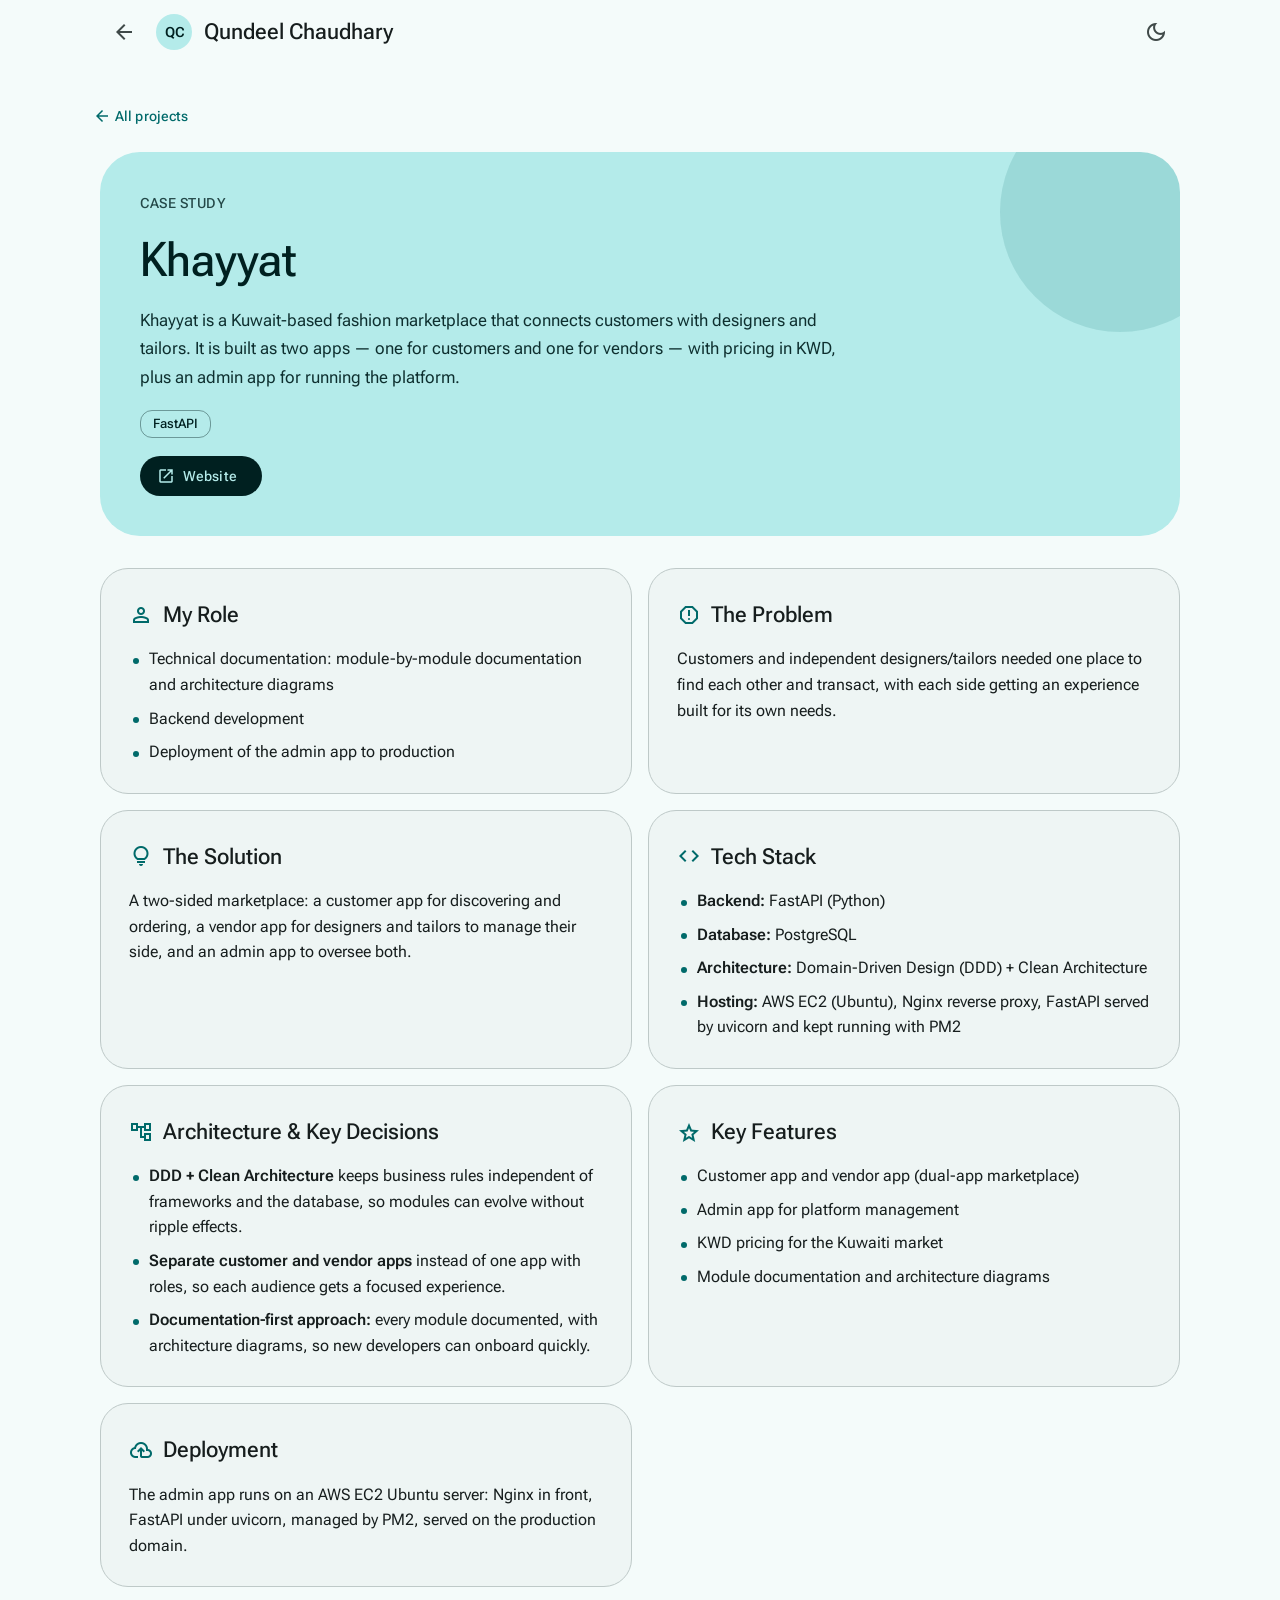
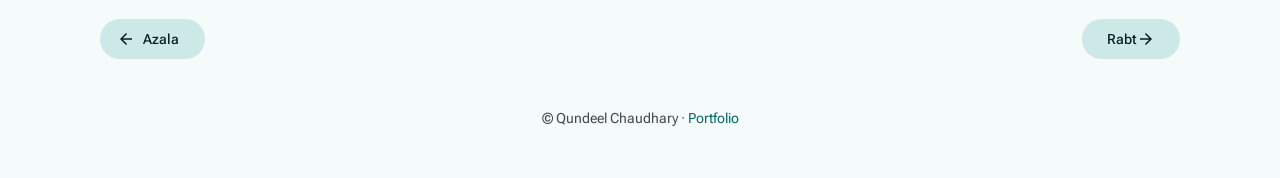
<file: docs/khayyat.html>
<!doctype html>
<html lang="en" class="no-js" data-theme="light">
<head>
<meta charset="utf-8">
<meta name="viewport" content="width=device-width, initial-scale=1">
<title>Khayyat · Qundeel Chaudhary</title>
<meta name="description" content="Kuwait fashion marketplace connecting customers with designers and tailors.">
<meta name="theme-color" content="#006a6a">
<link rel="icon" href="data:image/svg+xml,%3Csvg xmlns='http://www.w3.org/2000/svg' viewBox='0 0 64 64'%3E%3Ccircle cx='32' cy='32' r='32' fill='%23006a6a'/%3E%3Ctext x='32' y='41' font-size='26' font-family='Arial' font-weight='700' text-anchor='middle' fill='white'%3EQC%3C/text%3E%3C/svg%3E">
<script>(function(){try{var t=localStorage.getItem('theme');if(!t){t=matchMedia('(prefers-color-scheme: dark)').matches?'dark':'light'}document.documentElement.setAttribute('data-theme',t)}catch(e){}})()</script>
<link rel="preconnect" href="https://fonts.googleapis.com"><link rel="preconnect" href="https://fonts.gstatic.com" crossorigin><link href="https://fonts.googleapis.com/css2?family=Roboto+Flex:opsz,wght@8..144,300..700&family=Roboto+Mono:wght@400&display=swap" rel="stylesheet"><link href="https://fonts.googleapis.com/css2?family=Material+Symbols+Outlined:opsz,wght,FILL,GRAD@20..48,100..700,0..1,-50..200&display=block" rel="stylesheet">
<link rel="stylesheet" href="assets/style.css">
</head>
<body>
<header class="appbar"><div class="wrap">
<a class="icon-btn" href="index.html#projects" aria-label="Back to all projects"><span class="icon" aria-hidden="true">arrow_back</span></a><a class="brand" href="index.html"><span class="logo">QC</span><span>Qundeel Chaudhary</span></a>
<span class="spacer"></span>
<button class="icon-btn" id="theme-toggle" type="button" aria-label="Switch theme"><span class="icon" aria-hidden="true">dark_mode</span></button>
</div></header>
<main><div class="wrap">
<div class="page-head">
  <a class="btn text crumb" href="index.html#projects"><span class="icon" aria-hidden="true">arrow_back</span>All projects</a>
  <div class="title-card">
    <span class="kind">Case study</span>
    <h1>Khayyat</h1>
    <div class="lead"><p>Khayyat is a Kuwait-based fashion marketplace that connects customers with designers and tailors. It is built as two apps — one for customers and one for vendors — with pricing in KWD, plus an admin app for running the platform.</p></div>
    <div class="chips"><span class="chip static">FastAPI</span></div>
    <div class="btn-row"><a class="btn filled" href="https://khayyat-app.com" target="_blank" rel="noopener"><span class="icon" aria-hidden="true">open_in_new</span>Website</a></div>
  </div>
</div>
<div class="sections"><section class="card reveal"><h3><span class="icon" aria-hidden="true">person</span>My Role</h3><div class="prose"><ul><li>Technical documentation: module-by-module documentation and architecture diagrams</li><li>Backend development</li><li>Deployment of the admin app to production</li></ul></div></section><section class="card reveal"><h3><span class="icon" aria-hidden="true">report</span>The Problem</h3><div class="prose"><p>Customers and independent designers/tailors needed one place to find each other and transact, with each side getting an experience built for its own needs.</p></div></section><section class="card reveal"><h3><span class="icon" aria-hidden="true">lightbulb</span>The Solution</h3><div class="prose"><p>A two-sided marketplace: a customer app for discovering and ordering, a vendor app for designers and tailors to manage their side, and an admin app to oversee both.</p></div></section><section class="card reveal"><h3><span class="icon" aria-hidden="true">code</span>Tech Stack</h3><div class="prose"><ul><li><strong>Backend:</strong> FastAPI (Python)</li><li><strong>Database:</strong> PostgreSQL</li><li><strong>Architecture:</strong> Domain-Driven Design (DDD) + Clean Architecture</li><li><strong>Hosting:</strong> AWS EC2 (Ubuntu), Nginx reverse proxy, FastAPI served by uvicorn and kept running with PM2</li></ul></div></section><section class="card reveal"><h3><span class="icon" aria-hidden="true">account_tree</span>Architecture &amp; Key Decisions</h3><div class="prose"><ul><li><strong>DDD + Clean Architecture</strong> keeps business rules independent of frameworks and the database, so modules can evolve without ripple effects.</li><li><strong>Separate customer and vendor apps</strong> instead of one app with roles, so each audience gets a focused experience.</li><li><strong>Documentation-first approach:</strong> every module documented, with architecture diagrams, so new developers can onboard quickly.</li></ul></div></section><section class="card reveal"><h3><span class="icon" aria-hidden="true">star</span>Key Features</h3><div class="prose"><ul><li>Customer app and vendor app (dual-app marketplace)</li><li>Admin app for platform management</li><li>KWD pricing for the Kuwaiti market</li><li>Module documentation and architecture diagrams</li></ul></div></section><section class="card reveal"><h3><span class="icon" aria-hidden="true">cloud_upload</span>Deployment</h3><div class="prose"><p>The admin app runs on an AWS EC2 Ubuntu server: Nginx in front, FastAPI under uvicorn, managed by PM2, served on the production domain.</p></div></section></div>
<div class="pager"><a class="btn tonal" href="azala.html"><span class="icon" aria-hidden="true">arrow_back</span>Azala</a><a class="btn tonal" href="rabt.html">Rabt<span class="icon" aria-hidden="true">arrow_forward</span></a></div>
</div></main>
<footer><div class="wrap">© Qundeel Chaudhary · <a href="index.html">Portfolio</a></div></footer>

<script src="assets/app.js" defer></script>
</body>
</html>
</file>
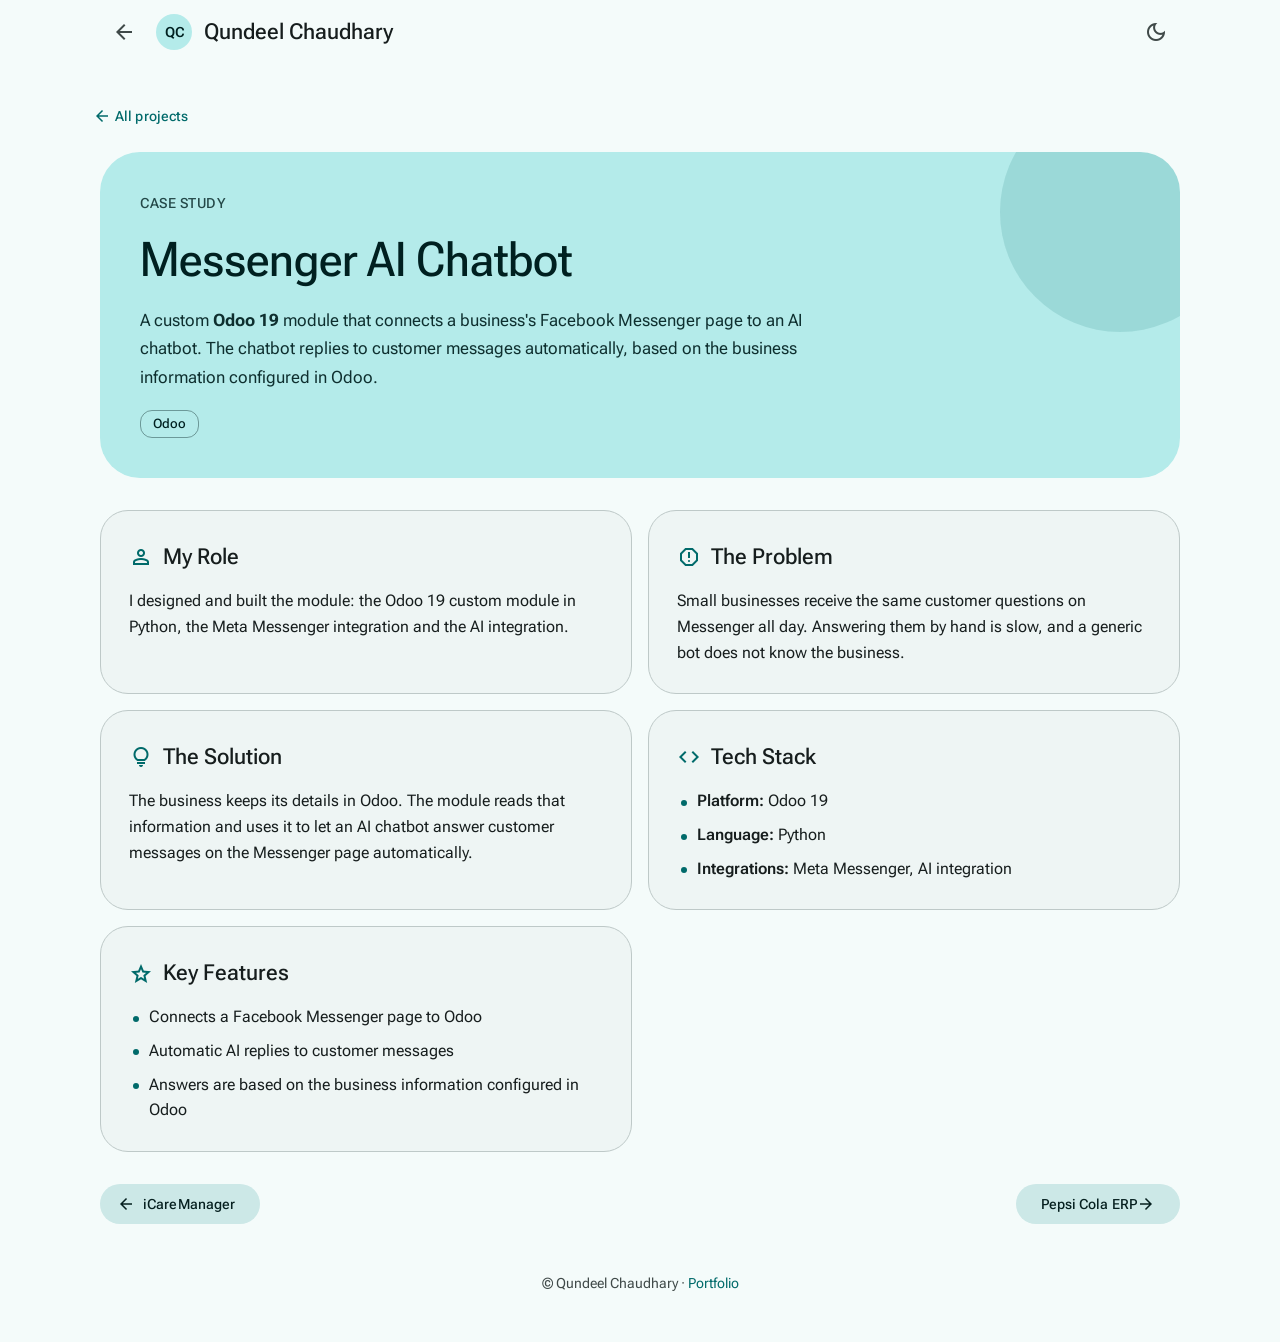
<file: docs/messenger-ai-chatbot.html>
<!doctype html>
<html lang="en" class="no-js" data-theme="light">
<head>
<meta charset="utf-8">
<meta name="viewport" content="width=device-width, initial-scale=1">
<title>Messenger AI Chatbot · Qundeel Chaudhary</title>
<meta name="description" content="Custom Odoo 19 module that answers Messenger customers with AI.">
<meta name="theme-color" content="#006a6a">
<link rel="icon" href="data:image/svg+xml,%3Csvg xmlns='http://www.w3.org/2000/svg' viewBox='0 0 64 64'%3E%3Ccircle cx='32' cy='32' r='32' fill='%23006a6a'/%3E%3Ctext x='32' y='41' font-size='26' font-family='Arial' font-weight='700' text-anchor='middle' fill='white'%3EQC%3C/text%3E%3C/svg%3E">
<script>(function(){try{var t=localStorage.getItem('theme');if(!t){t=matchMedia('(prefers-color-scheme: dark)').matches?'dark':'light'}document.documentElement.setAttribute('data-theme',t)}catch(e){}})()</script>
<link rel="preconnect" href="https://fonts.googleapis.com"><link rel="preconnect" href="https://fonts.gstatic.com" crossorigin><link href="https://fonts.googleapis.com/css2?family=Roboto+Flex:opsz,wght@8..144,300..700&family=Roboto+Mono:wght@400&display=swap" rel="stylesheet"><link href="https://fonts.googleapis.com/css2?family=Material+Symbols+Outlined:opsz,wght,FILL,GRAD@20..48,100..700,0..1,-50..200&display=block" rel="stylesheet">
<link rel="stylesheet" href="assets/style.css">
</head>
<body>
<header class="appbar"><div class="wrap">
<a class="icon-btn" href="index.html#projects" aria-label="Back to all projects"><span class="icon" aria-hidden="true">arrow_back</span></a><a class="brand" href="index.html"><span class="logo">QC</span><span>Qundeel Chaudhary</span></a>
<span class="spacer"></span>
<button class="icon-btn" id="theme-toggle" type="button" aria-label="Switch theme"><span class="icon" aria-hidden="true">dark_mode</span></button>
</div></header>
<main><div class="wrap">
<div class="page-head">
  <a class="btn text crumb" href="index.html#projects"><span class="icon" aria-hidden="true">arrow_back</span>All projects</a>
  <div class="title-card">
    <span class="kind">Case study</span>
    <h1>Messenger AI Chatbot</h1>
    <div class="lead"><p>A custom <strong>Odoo 19</strong> module that connects a business's Facebook Messenger page to an AI chatbot. The chatbot replies to customer messages automatically, based on the business information configured in Odoo.</p></div>
    <div class="chips"><span class="chip static">Odoo</span></div>
    
  </div>
</div>
<div class="sections"><section class="card reveal"><h3><span class="icon" aria-hidden="true">person</span>My Role</h3><div class="prose"><p>I designed and built the module: the Odoo 19 custom module in Python, the Meta Messenger integration and the AI integration.</p></div></section><section class="card reveal"><h3><span class="icon" aria-hidden="true">report</span>The Problem</h3><div class="prose"><p>Small businesses receive the same customer questions on Messenger all day. Answering them by hand is slow, and a generic bot does not know the business.</p></div></section><section class="card reveal"><h3><span class="icon" aria-hidden="true">lightbulb</span>The Solution</h3><div class="prose"><p>The business keeps its details in Odoo. The module reads that information and uses it to let an AI chatbot answer customer messages on the Messenger page automatically.</p></div></section><section class="card reveal"><h3><span class="icon" aria-hidden="true">code</span>Tech Stack</h3><div class="prose"><ul><li><strong>Platform:</strong> Odoo 19</li><li><strong>Language:</strong> Python</li><li><strong>Integrations:</strong> Meta Messenger, AI integration</li></ul></div></section><section class="card reveal"><h3><span class="icon" aria-hidden="true">star</span>Key Features</h3><div class="prose"><ul><li>Connects a Facebook Messenger page to Odoo</li><li>Automatic AI replies to customer messages</li><li>Answers are based on the business information configured in Odoo</li></ul></div></section></div>
<div class="pager"><a class="btn tonal" href="icaremanager.html"><span class="icon" aria-hidden="true">arrow_back</span>iCareManager</a><a class="btn tonal" href="pepsi-cola-erp.html">Pepsi Cola ERP<span class="icon" aria-hidden="true">arrow_forward</span></a></div>
</div></main>
<footer><div class="wrap">© Qundeel Chaudhary · <a href="index.html">Portfolio</a></div></footer>

<script src="assets/app.js" defer></script>
</body>
</html>
</file>
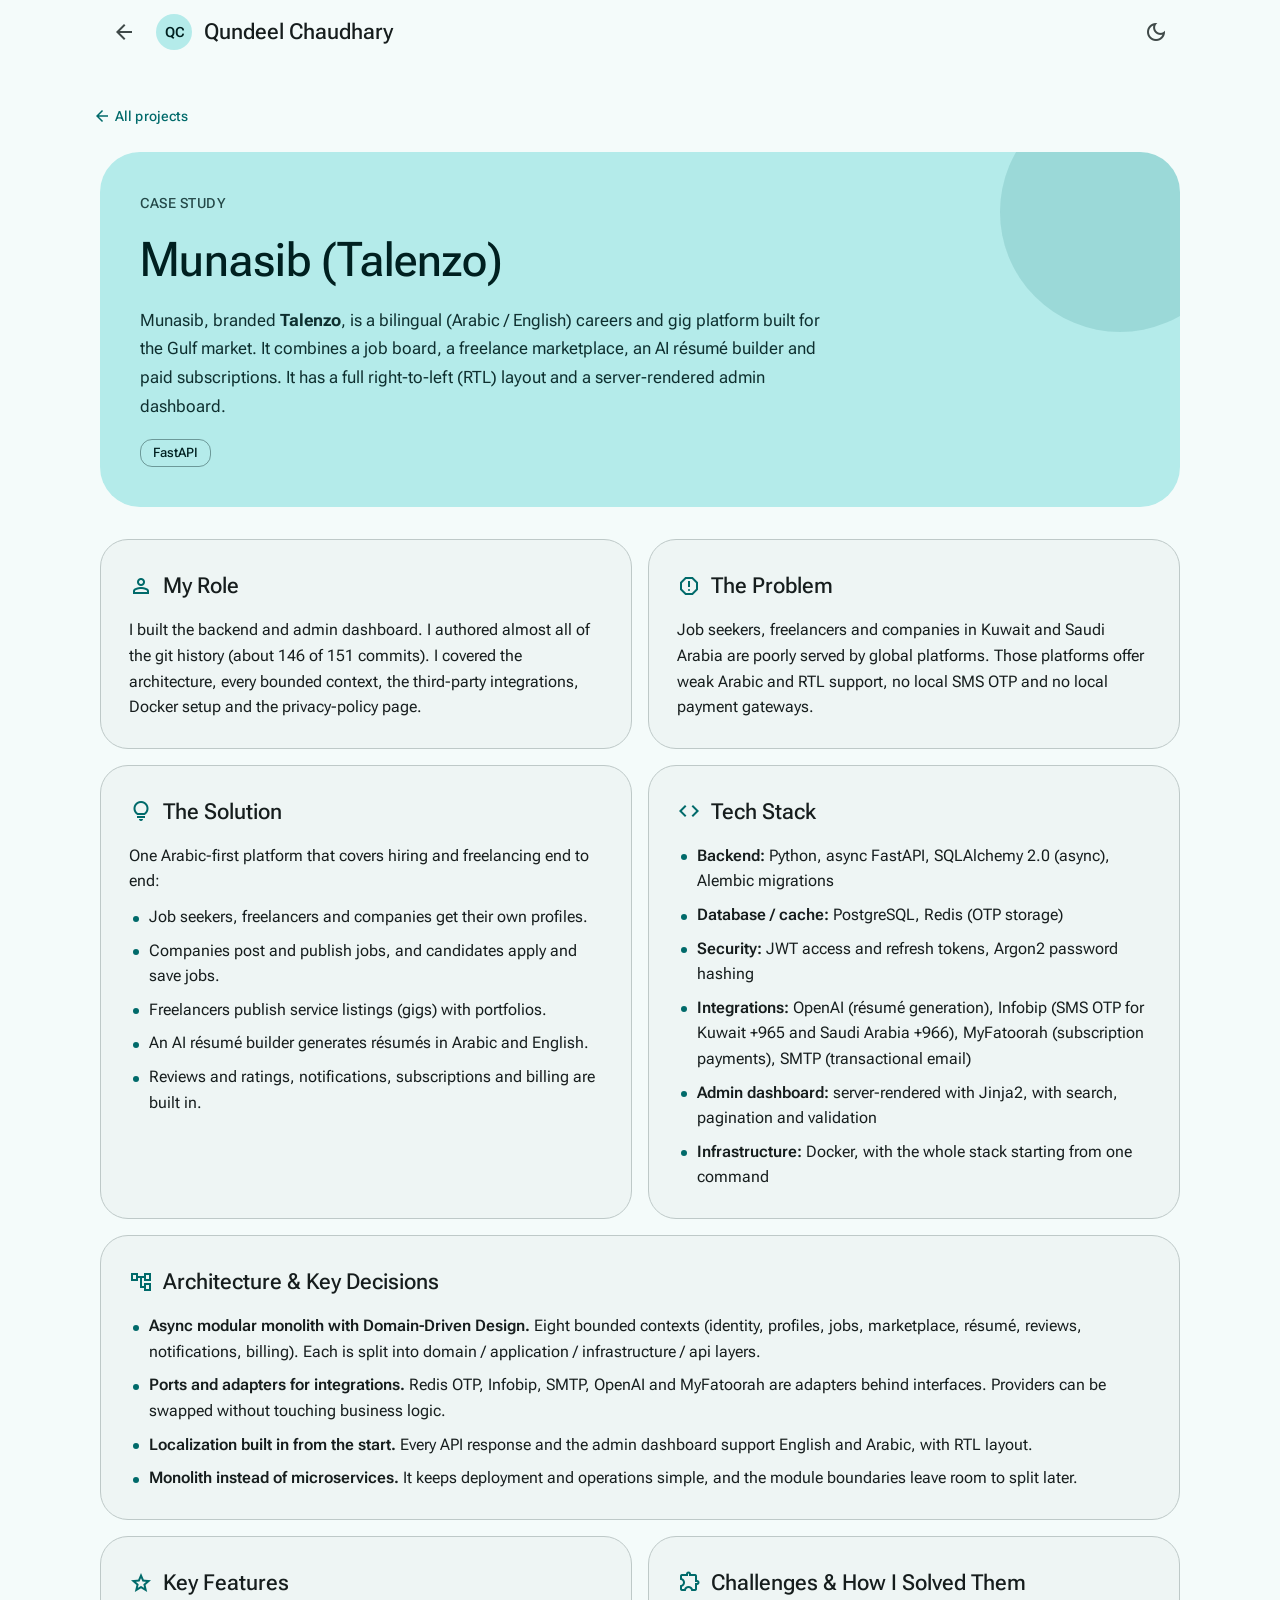
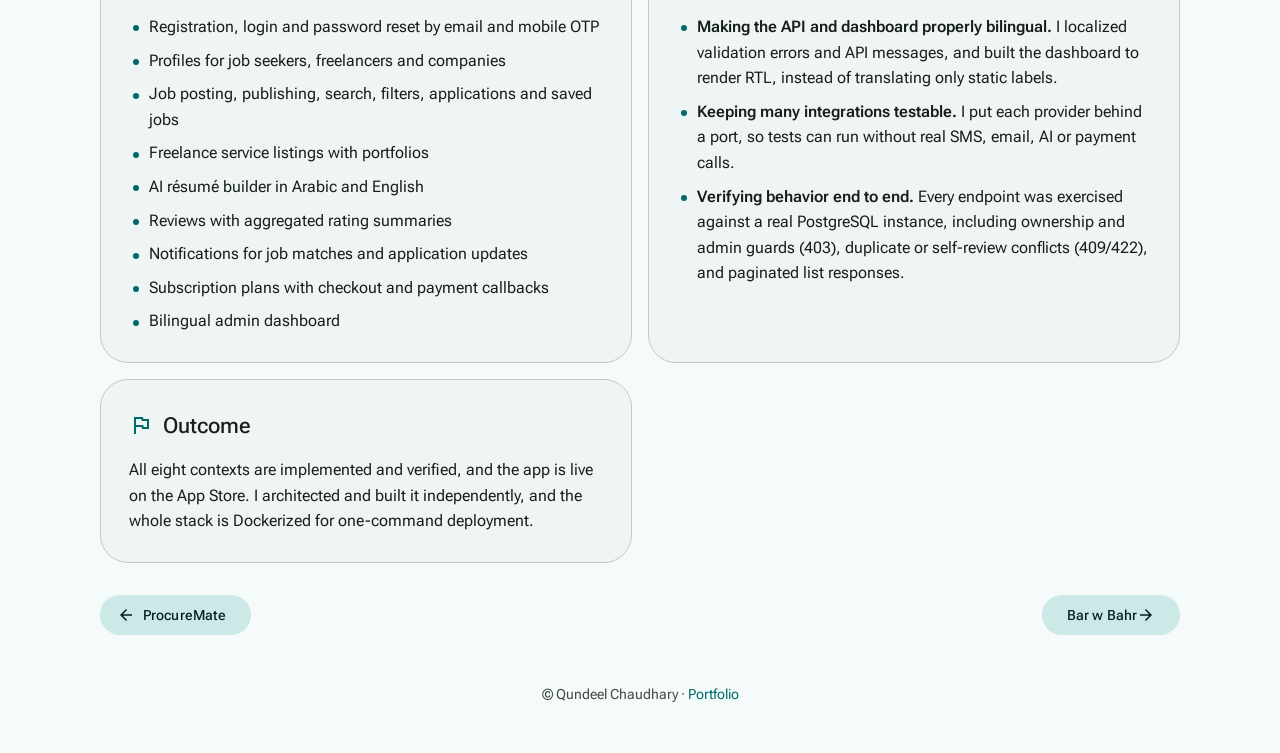
<file: docs/munasib.html>
<!doctype html>
<html lang="en" class="no-js" data-theme="light">
<head>
<meta charset="utf-8">
<meta name="viewport" content="width=device-width, initial-scale=1">
<title>Munasib (Talenzo) · Qundeel Chaudhary</title>
<meta name="description" content="Bilingual careers and freelance gig platform for the Gulf, with an AI résumé builder.">
<meta name="theme-color" content="#006a6a">
<link rel="icon" href="data:image/svg+xml,%3Csvg xmlns='http://www.w3.org/2000/svg' viewBox='0 0 64 64'%3E%3Ccircle cx='32' cy='32' r='32' fill='%23006a6a'/%3E%3Ctext x='32' y='41' font-size='26' font-family='Arial' font-weight='700' text-anchor='middle' fill='white'%3EQC%3C/text%3E%3C/svg%3E">
<script>(function(){try{var t=localStorage.getItem('theme');if(!t){t=matchMedia('(prefers-color-scheme: dark)').matches?'dark':'light'}document.documentElement.setAttribute('data-theme',t)}catch(e){}})()</script>
<link rel="preconnect" href="https://fonts.googleapis.com"><link rel="preconnect" href="https://fonts.gstatic.com" crossorigin><link href="https://fonts.googleapis.com/css2?family=Roboto+Flex:opsz,wght@8..144,300..700&family=Roboto+Mono:wght@400&display=swap" rel="stylesheet"><link href="https://fonts.googleapis.com/css2?family=Material+Symbols+Outlined:opsz,wght,FILL,GRAD@20..48,100..700,0..1,-50..200&display=block" rel="stylesheet">
<link rel="stylesheet" href="assets/style.css">
</head>
<body>
<header class="appbar"><div class="wrap">
<a class="icon-btn" href="index.html#projects" aria-label="Back to all projects"><span class="icon" aria-hidden="true">arrow_back</span></a><a class="brand" href="index.html"><span class="logo">QC</span><span>Qundeel Chaudhary</span></a>
<span class="spacer"></span>
<button class="icon-btn" id="theme-toggle" type="button" aria-label="Switch theme"><span class="icon" aria-hidden="true">dark_mode</span></button>
</div></header>
<main><div class="wrap">
<div class="page-head">
  <a class="btn text crumb" href="index.html#projects"><span class="icon" aria-hidden="true">arrow_back</span>All projects</a>
  <div class="title-card">
    <span class="kind">Case study</span>
    <h1>Munasib (Talenzo)</h1>
    <div class="lead"><p>Munasib, branded <strong>Talenzo</strong>, is a bilingual (Arabic / English) careers and gig platform built for the Gulf market. It combines a job board, a freelance marketplace, an AI résumé builder and paid subscriptions. It has a full right-to-left (RTL) layout and a server-rendered admin dashboard.</p></div>
    <div class="chips"><span class="chip static">FastAPI</span></div>
    
  </div>
</div>
<div class="sections"><section class="card reveal"><h3><span class="icon" aria-hidden="true">person</span>My Role</h3><div class="prose"><p>I built the backend and admin dashboard. I authored almost all of the git history (about 146 of 151 commits). I covered the architecture, every bounded context, the third-party integrations, Docker setup and the privacy-policy page.</p></div></section><section class="card reveal"><h3><span class="icon" aria-hidden="true">report</span>The Problem</h3><div class="prose"><p>Job seekers, freelancers and companies in Kuwait and Saudi Arabia are poorly served by global platforms. Those platforms offer weak Arabic and RTL support, no local SMS OTP and no local payment gateways.</p></div></section><section class="card reveal"><h3><span class="icon" aria-hidden="true">lightbulb</span>The Solution</h3><div class="prose"><p>One Arabic-first platform that covers hiring and freelancing end to end:</p><ul><li>Job seekers, freelancers and companies get their own profiles.</li><li>Companies post and publish jobs, and candidates apply and save jobs.</li><li>Freelancers publish service listings (gigs) with portfolios.</li><li>An AI résumé builder generates résumés in Arabic and English.</li><li>Reviews and ratings, notifications, subscriptions and billing are built in.</li></ul></div></section><section class="card reveal"><h3><span class="icon" aria-hidden="true">code</span>Tech Stack</h3><div class="prose"><ul><li><strong>Backend:</strong> Python, async FastAPI, SQLAlchemy 2.0 (async), Alembic migrations</li><li><strong>Database / cache:</strong> PostgreSQL, Redis (OTP storage)</li><li><strong>Security:</strong> JWT access and refresh tokens, Argon2 password hashing</li><li><strong>Integrations:</strong> OpenAI (résumé generation), Infobip (SMS OTP for Kuwait +965 and Saudi Arabia +966), MyFatoorah (subscription payments), SMTP (transactional email)</li><li><strong>Admin dashboard:</strong> server-rendered with Jinja2, with search, pagination and validation</li><li><strong>Infrastructure:</strong> Docker, with the whole stack starting from one command</li></ul></div></section><section class="card wide reveal"><h3><span class="icon" aria-hidden="true">account_tree</span>Architecture &amp; Key Decisions</h3><div class="prose"><ul><li><strong>Async modular monolith with Domain-Driven Design.</strong> Eight bounded contexts (identity, profiles, jobs, marketplace, résumé, reviews, notifications, billing). Each is split into domain / application / infrastructure / api layers.</li><li><strong>Ports and adapters for integrations.</strong> Redis OTP, Infobip, SMTP, OpenAI and MyFatoorah are adapters behind interfaces. Providers can be swapped without touching business logic.</li><li><strong>Localization built in from the start.</strong> Every API response and the admin dashboard support English and Arabic, with RTL layout.</li><li><strong>Monolith instead of microservices.</strong> It keeps deployment and operations simple, and the module boundaries leave room to split later.</li></ul></div></section><section class="card reveal"><h3><span class="icon" aria-hidden="true">star</span>Key Features</h3><div class="prose"><ul><li>Registration, login and password reset by email and mobile OTP</li><li>Profiles for job seekers, freelancers and companies</li><li>Job posting, publishing, search, filters, applications and saved jobs</li><li>Freelance service listings with portfolios</li><li>AI résumé builder in Arabic and English</li><li>Reviews with aggregated rating summaries</li><li>Notifications for job matches and application updates</li><li>Subscription plans with checkout and payment callbacks</li><li>Bilingual admin dashboard</li></ul></div></section><section class="card reveal"><h3><span class="icon" aria-hidden="true">extension</span>Challenges &amp; How I Solved Them</h3><div class="prose"><ul><li><strong>Making the API and dashboard properly bilingual.</strong> I localized validation errors and API messages, and built the dashboard to render RTL, instead of translating only static labels.</li><li><strong>Keeping many integrations testable.</strong> I put each provider behind a port, so tests can run without real SMS, email, AI or payment calls.</li><li><strong>Verifying behavior end to end.</strong> Every endpoint was exercised against a real PostgreSQL instance, including ownership and admin guards (403), duplicate or self-review conflicts (409/422), and paginated list responses.</li></ul></div></section><section class="card reveal"><h3><span class="icon" aria-hidden="true">flag</span>Outcome</h3><div class="prose"><p>All eight contexts are implemented and verified, and the app is live on the App Store. I architected and built it independently, and the whole stack is Dockerized for one-command deployment.</p></div></section></div>
<div class="pager"><a class="btn tonal" href="procuremate.html"><span class="icon" aria-hidden="true">arrow_back</span>ProcureMate</a><a class="btn tonal" href="bar-w-bar.html">Bar w Bahr<span class="icon" aria-hidden="true">arrow_forward</span></a></div>
</div></main>
<footer><div class="wrap">© Qundeel Chaudhary · <a href="index.html">Portfolio</a></div></footer>

<script src="assets/app.js" defer></script>
</body>
</html>
</file>
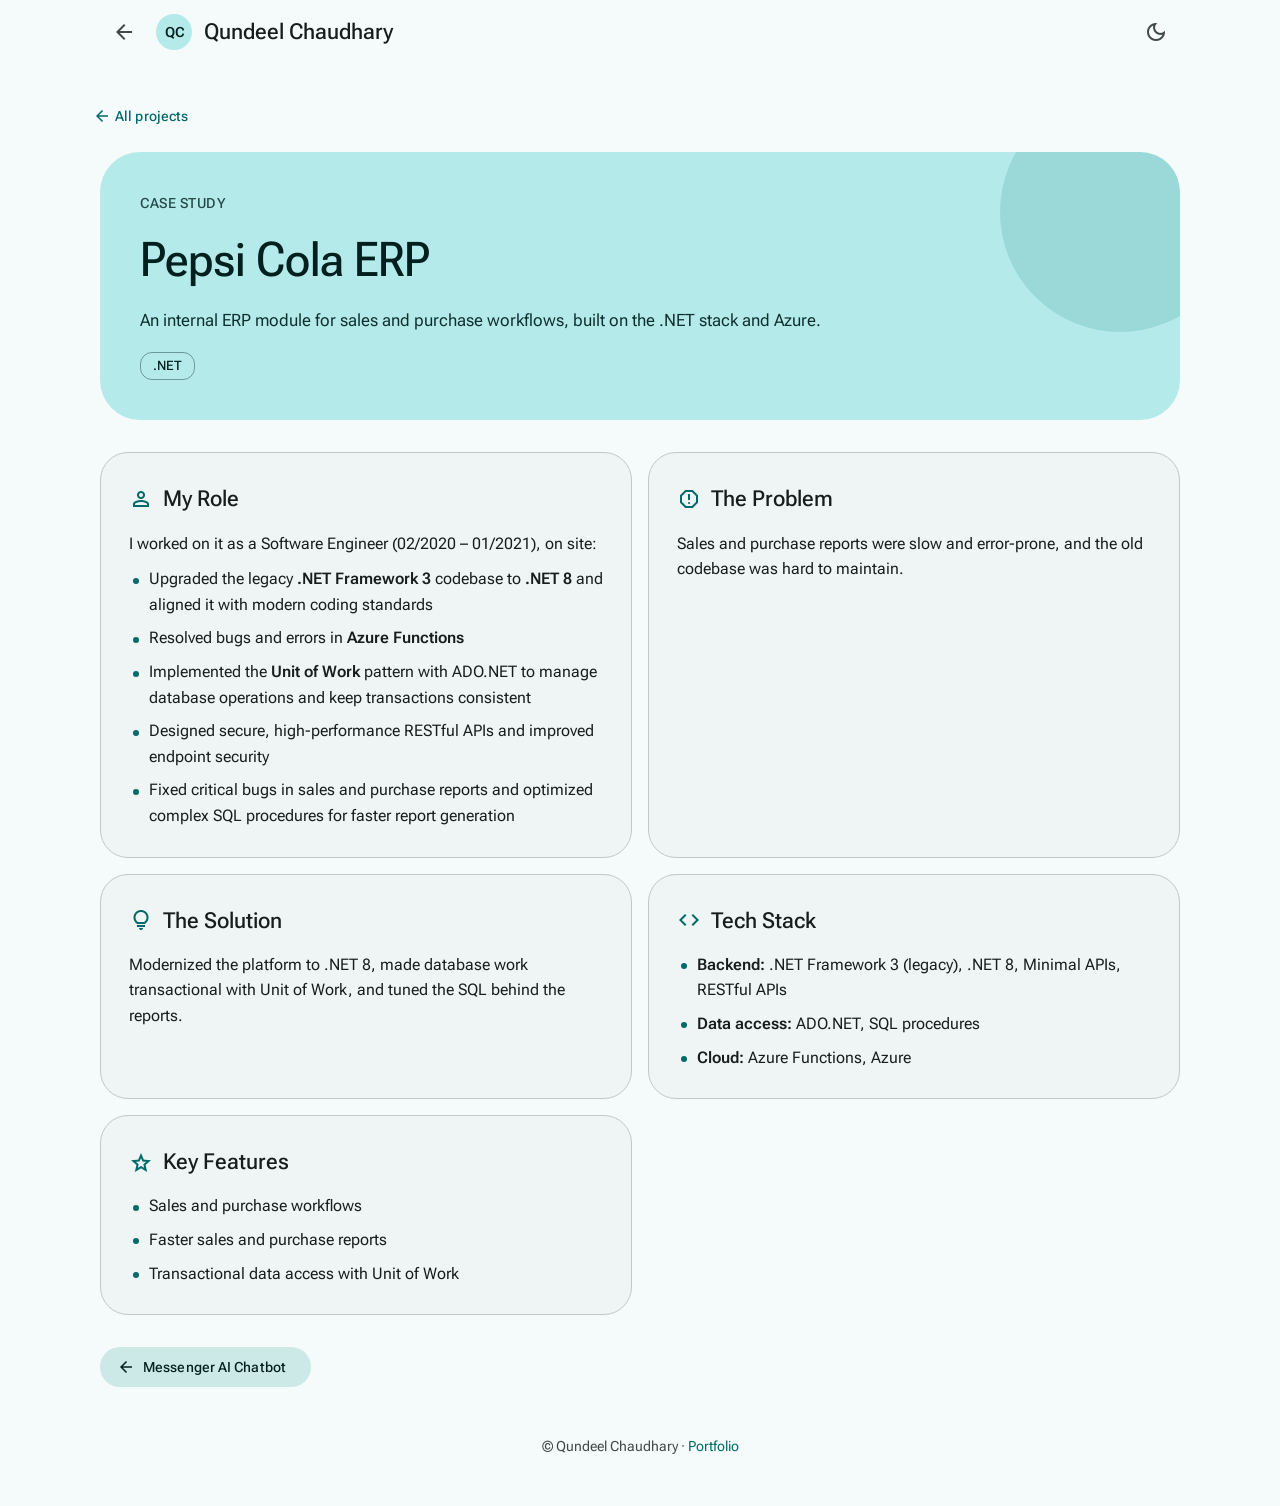
<file: docs/pepsi-cola-erp.html>
<!doctype html>
<html lang="en" class="no-js" data-theme="light">
<head>
<meta charset="utf-8">
<meta name="viewport" content="width=device-width, initial-scale=1">
<title>Pepsi Cola ERP · Qundeel Chaudhary</title>
<meta name="description" content="Sales and purchase ERP module: .NET 3 to .NET 8 upgrade and faster reports.">
<meta name="theme-color" content="#006a6a">
<link rel="icon" href="data:image/svg+xml,%3Csvg xmlns='http://www.w3.org/2000/svg' viewBox='0 0 64 64'%3E%3Ccircle cx='32' cy='32' r='32' fill='%23006a6a'/%3E%3Ctext x='32' y='41' font-size='26' font-family='Arial' font-weight='700' text-anchor='middle' fill='white'%3EQC%3C/text%3E%3C/svg%3E">
<script>(function(){try{var t=localStorage.getItem('theme');if(!t){t=matchMedia('(prefers-color-scheme: dark)').matches?'dark':'light'}document.documentElement.setAttribute('data-theme',t)}catch(e){}})()</script>
<link rel="preconnect" href="https://fonts.googleapis.com"><link rel="preconnect" href="https://fonts.gstatic.com" crossorigin><link href="https://fonts.googleapis.com/css2?family=Roboto+Flex:opsz,wght@8..144,300..700&family=Roboto+Mono:wght@400&display=swap" rel="stylesheet"><link href="https://fonts.googleapis.com/css2?family=Material+Symbols+Outlined:opsz,wght,FILL,GRAD@20..48,100..700,0..1,-50..200&display=block" rel="stylesheet">
<link rel="stylesheet" href="assets/style.css">
</head>
<body>
<header class="appbar"><div class="wrap">
<a class="icon-btn" href="index.html#projects" aria-label="Back to all projects"><span class="icon" aria-hidden="true">arrow_back</span></a><a class="brand" href="index.html"><span class="logo">QC</span><span>Qundeel Chaudhary</span></a>
<span class="spacer"></span>
<button class="icon-btn" id="theme-toggle" type="button" aria-label="Switch theme"><span class="icon" aria-hidden="true">dark_mode</span></button>
</div></header>
<main><div class="wrap">
<div class="page-head">
  <a class="btn text crumb" href="index.html#projects"><span class="icon" aria-hidden="true">arrow_back</span>All projects</a>
  <div class="title-card">
    <span class="kind">Case study</span>
    <h1>Pepsi Cola ERP</h1>
    <div class="lead"><p>An internal ERP module for sales and purchase workflows, built on the .NET stack and Azure.</p></div>
    <div class="chips"><span class="chip static">.NET</span></div>
    
  </div>
</div>
<div class="sections"><section class="card reveal"><h3><span class="icon" aria-hidden="true">person</span>My Role</h3><div class="prose"><p>I worked on it as a Software Engineer (02/2020 – 01/2021), on site:</p><ul><li>Upgraded the legacy <strong>.NET Framework 3</strong> codebase to <strong>.NET 8</strong> and aligned it with modern coding standards</li><li>Resolved bugs and errors in <strong>Azure Functions</strong></li><li>Implemented the <strong>Unit of Work</strong> pattern with ADO.NET to manage database operations and keep transactions consistent</li><li>Designed secure, high-performance RESTful APIs and improved endpoint security</li><li>Fixed critical bugs in sales and purchase reports and optimized complex SQL procedures for faster report generation</li></ul></div></section><section class="card reveal"><h3><span class="icon" aria-hidden="true">report</span>The Problem</h3><div class="prose"><p>Sales and purchase reports were slow and error-prone, and the old codebase was hard to maintain.</p></div></section><section class="card reveal"><h3><span class="icon" aria-hidden="true">lightbulb</span>The Solution</h3><div class="prose"><p>Modernized the platform to .NET 8, made database work transactional with Unit of Work, and tuned the SQL behind the reports.</p></div></section><section class="card reveal"><h3><span class="icon" aria-hidden="true">code</span>Tech Stack</h3><div class="prose"><ul><li><strong>Backend:</strong> .NET Framework 3 (legacy), .NET 8, Minimal APIs, RESTful APIs</li><li><strong>Data access:</strong> ADO.NET, SQL procedures</li><li><strong>Cloud:</strong> Azure Functions, Azure</li></ul></div></section><section class="card reveal"><h3><span class="icon" aria-hidden="true">star</span>Key Features</h3><div class="prose"><ul><li>Sales and purchase workflows</li><li>Faster sales and purchase reports</li><li>Transactional data access with Unit of Work</li></ul></div></section></div>
<div class="pager"><a class="btn tonal" href="messenger-ai-chatbot.html"><span class="icon" aria-hidden="true">arrow_back</span>Messenger AI Chatbot</a><span></span></div>
</div></main>
<footer><div class="wrap">© Qundeel Chaudhary · <a href="index.html">Portfolio</a></div></footer>

<script src="assets/app.js" defer></script>
</body>
</html>
</file>
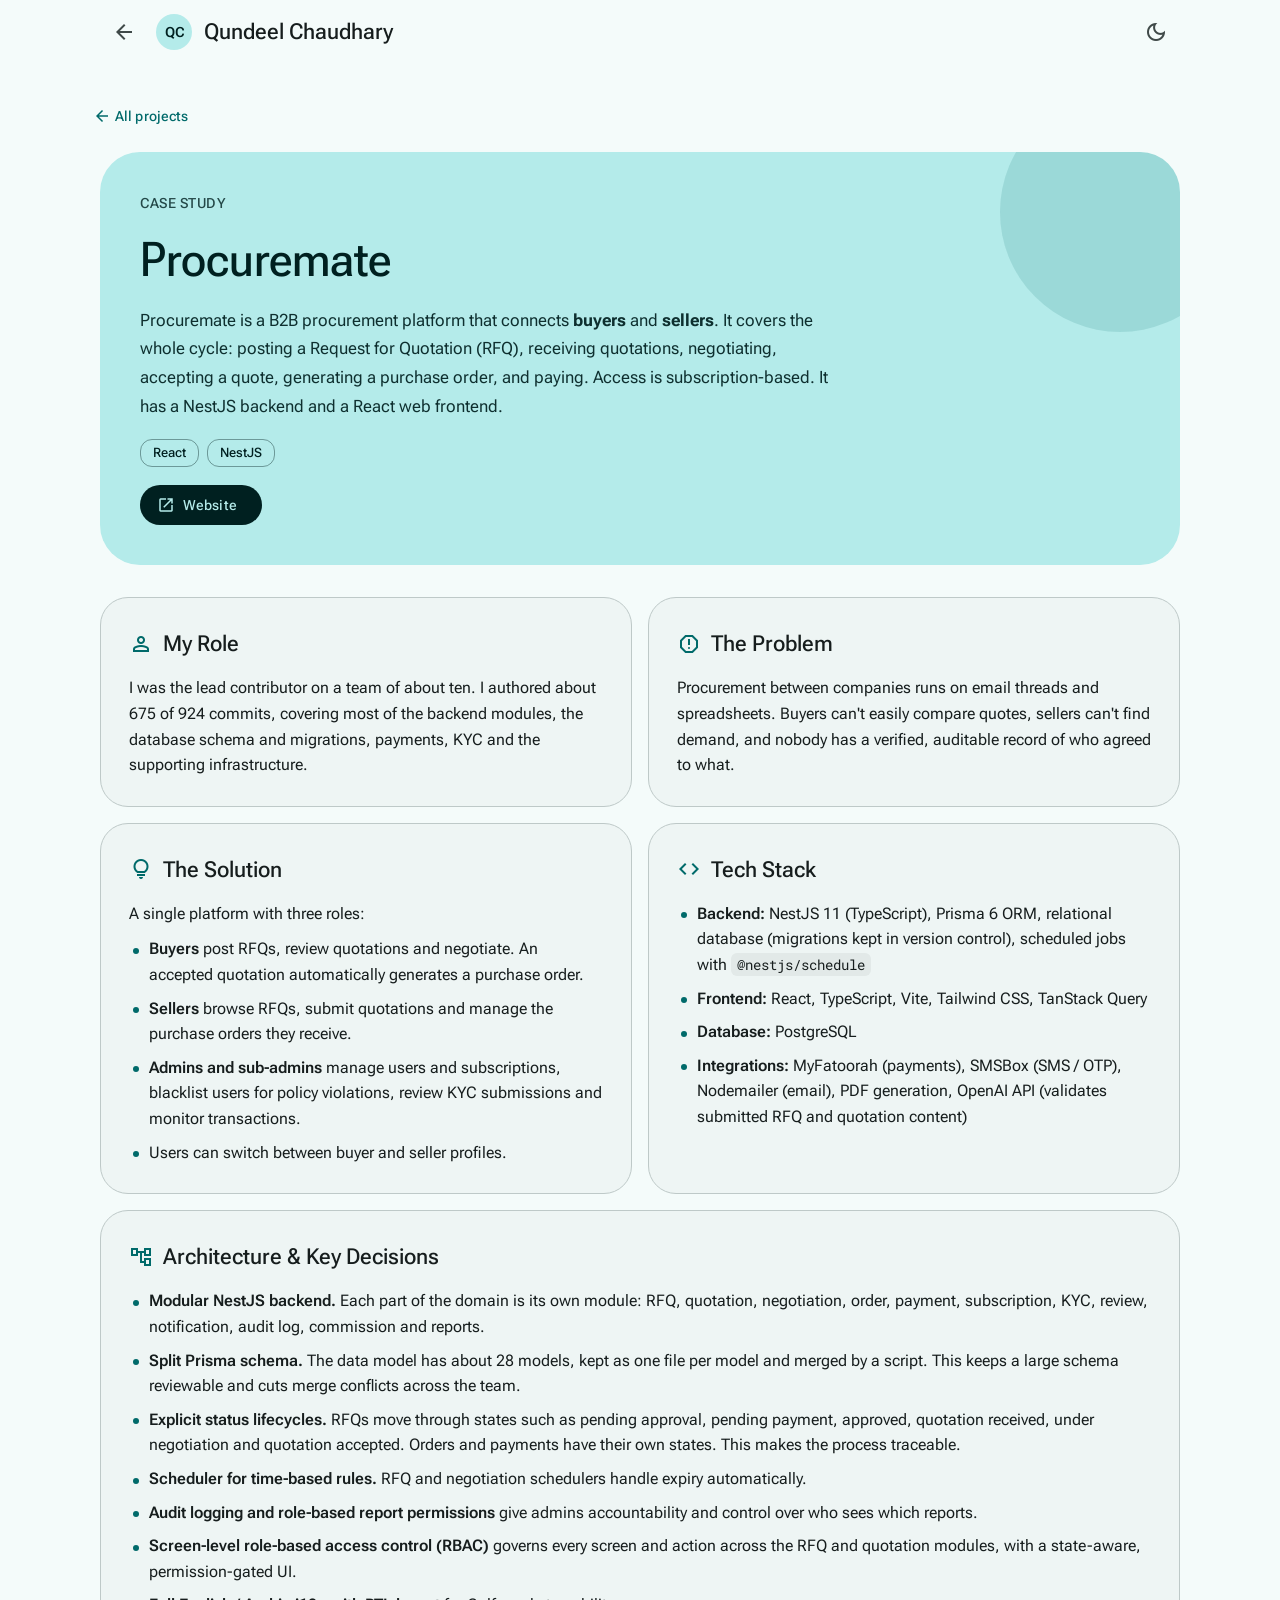
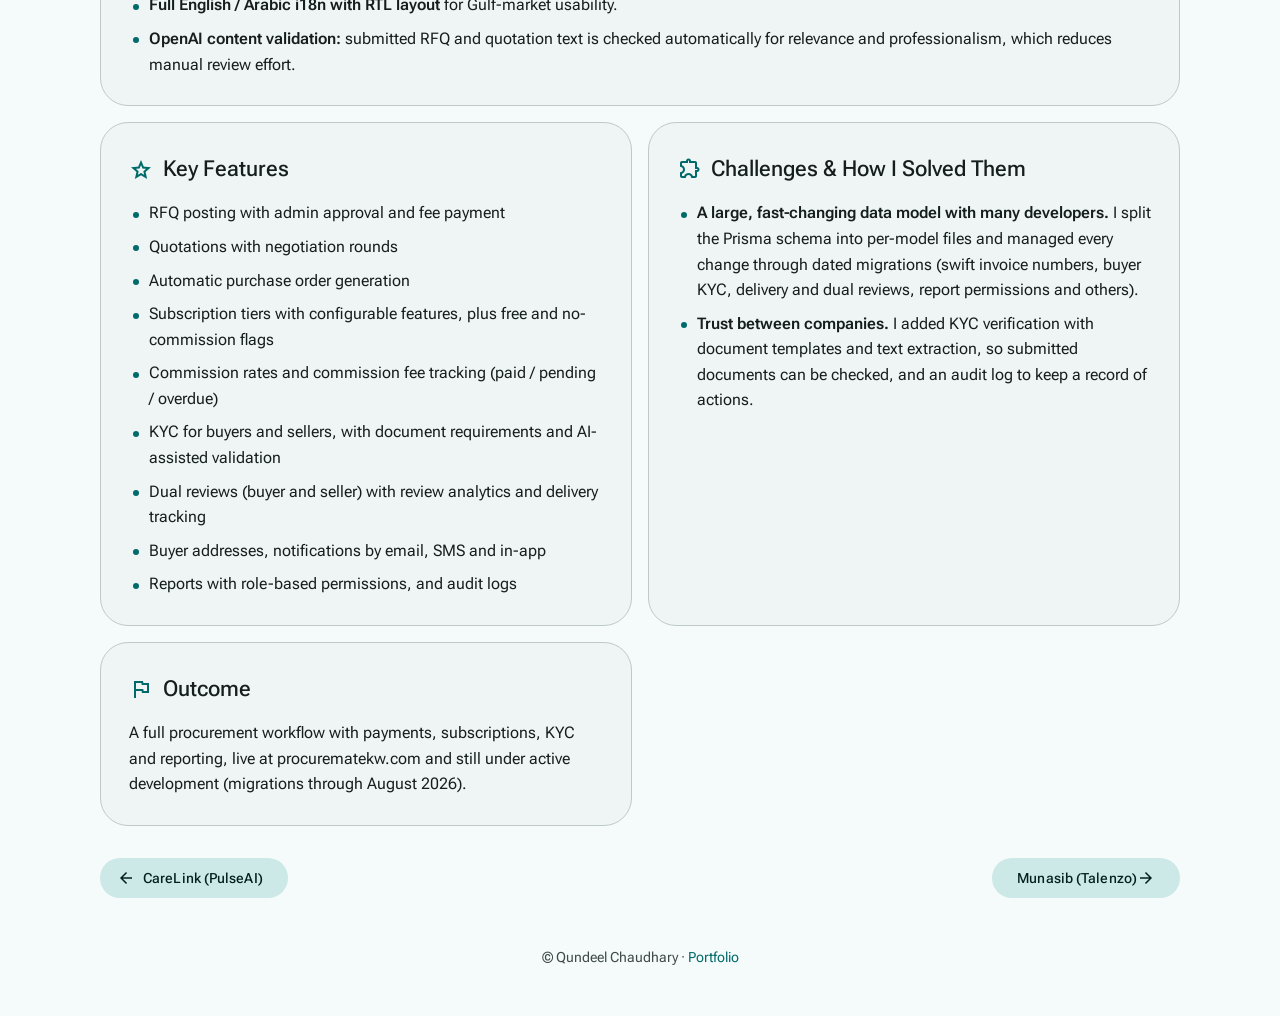
<file: docs/procuremate.html>
<!doctype html>
<html lang="en" class="no-js" data-theme="light">
<head>
<meta charset="utf-8">
<meta name="viewport" content="width=device-width, initial-scale=1">
<title>Procuremate · Qundeel Chaudhary</title>
<meta name="description" content="B2B procurement: RFQs, quotations, negotiation, purchase orders, KYC and payments.">
<meta name="theme-color" content="#006a6a">
<link rel="icon" href="data:image/svg+xml,%3Csvg xmlns='http://www.w3.org/2000/svg' viewBox='0 0 64 64'%3E%3Ccircle cx='32' cy='32' r='32' fill='%23006a6a'/%3E%3Ctext x='32' y='41' font-size='26' font-family='Arial' font-weight='700' text-anchor='middle' fill='white'%3EQC%3C/text%3E%3C/svg%3E">
<script>(function(){try{var t=localStorage.getItem('theme');if(!t){t=matchMedia('(prefers-color-scheme: dark)').matches?'dark':'light'}document.documentElement.setAttribute('data-theme',t)}catch(e){}})()</script>
<link rel="preconnect" href="https://fonts.googleapis.com"><link rel="preconnect" href="https://fonts.gstatic.com" crossorigin><link href="https://fonts.googleapis.com/css2?family=Roboto+Flex:opsz,wght@8..144,300..700&family=Roboto+Mono:wght@400&display=swap" rel="stylesheet"><link href="https://fonts.googleapis.com/css2?family=Material+Symbols+Outlined:opsz,wght,FILL,GRAD@20..48,100..700,0..1,-50..200&display=block" rel="stylesheet">
<link rel="stylesheet" href="assets/style.css">
</head>
<body>
<header class="appbar"><div class="wrap">
<a class="icon-btn" href="index.html#projects" aria-label="Back to all projects"><span class="icon" aria-hidden="true">arrow_back</span></a><a class="brand" href="index.html"><span class="logo">QC</span><span>Qundeel Chaudhary</span></a>
<span class="spacer"></span>
<button class="icon-btn" id="theme-toggle" type="button" aria-label="Switch theme"><span class="icon" aria-hidden="true">dark_mode</span></button>
</div></header>
<main><div class="wrap">
<div class="page-head">
  <a class="btn text crumb" href="index.html#projects"><span class="icon" aria-hidden="true">arrow_back</span>All projects</a>
  <div class="title-card">
    <span class="kind">Case study</span>
    <h1>Procuremate</h1>
    <div class="lead"><p>Procuremate is a B2B procurement platform that connects <strong>buyers</strong> and <strong>sellers</strong>. It covers the whole cycle: posting a Request for Quotation (RFQ), receiving quotations, negotiating, accepting a quote, generating a purchase order, and paying. Access is subscription-based. It has a NestJS backend and a React web frontend.</p></div>
    <div class="chips"><span class="chip static">React</span><span class="chip static">NestJS</span></div>
    <div class="btn-row"><a class="btn filled" href="https://procurematekw.com" target="_blank" rel="noopener"><span class="icon" aria-hidden="true">open_in_new</span>Website</a></div>
  </div>
</div>
<div class="sections"><section class="card reveal"><h3><span class="icon" aria-hidden="true">person</span>My Role</h3><div class="prose"><p>I was the lead contributor on a team of about ten. I authored about 675 of 924 commits, covering most of the backend modules, the database schema and migrations, payments, KYC and the supporting infrastructure.</p></div></section><section class="card reveal"><h3><span class="icon" aria-hidden="true">report</span>The Problem</h3><div class="prose"><p>Procurement between companies runs on email threads and spreadsheets. Buyers can't easily compare quotes, sellers can't find demand, and nobody has a verified, auditable record of who agreed to what.</p></div></section><section class="card reveal"><h3><span class="icon" aria-hidden="true">lightbulb</span>The Solution</h3><div class="prose"><p>A single platform with three roles:</p><ul><li><strong>Buyers</strong> post RFQs, review quotations and negotiate. An accepted quotation automatically generates a purchase order.</li><li><strong>Sellers</strong> browse RFQs, submit quotations and manage the purchase orders they receive.</li><li><strong>Admins and sub-admins</strong> manage users and subscriptions, blacklist users for policy violations, review KYC submissions and monitor transactions.</li><li>Users can switch between buyer and seller profiles.</li></ul></div></section><section class="card reveal"><h3><span class="icon" aria-hidden="true">code</span>Tech Stack</h3><div class="prose"><ul><li><strong>Backend:</strong> NestJS 11 (TypeScript), Prisma 6 ORM, relational database (migrations kept in version control), scheduled jobs with <code>@nestjs/schedule</code></li><li><strong>Frontend:</strong> React, TypeScript, Vite, Tailwind CSS, TanStack Query</li><li><strong>Database:</strong> PostgreSQL</li><li><strong>Integrations:</strong> MyFatoorah (payments), SMSBox (SMS / OTP), Nodemailer (email), PDF generation, OpenAI API (validates submitted RFQ and quotation content)</li></ul></div></section><section class="card wide reveal"><h3><span class="icon" aria-hidden="true">account_tree</span>Architecture &amp; Key Decisions</h3><div class="prose"><ul><li><strong>Modular NestJS backend.</strong> Each part of the domain is its own module: RFQ, quotation, negotiation, order, payment, subscription, KYC, review, notification, audit log, commission and reports.</li><li><strong>Split Prisma schema.</strong> The data model has about 28 models, kept as one file per model and merged by a script. This keeps a large schema reviewable and cuts merge conflicts across the team.</li><li><strong>Explicit status lifecycles.</strong> RFQs move through states such as pending approval, pending payment, approved, quotation received, under negotiation and quotation accepted. Orders and payments have their own states. This makes the process traceable.</li><li><strong>Scheduler for time-based rules.</strong> RFQ and negotiation schedulers handle expiry automatically.</li><li><strong>Audit logging and role-based report permissions</strong> give admins accountability and control over who sees which reports.</li><li><strong>Screen-level role-based access control (RBAC)</strong> governs every screen and action across the RFQ and quotation modules, with a state-aware, permission-gated UI.</li><li><strong>Full English / Arabic i18n with RTL layout</strong> for Gulf-market usability.</li><li><strong>OpenAI content validation:</strong> submitted RFQ and quotation text is checked automatically for relevance and professionalism, which reduces manual review effort.</li></ul></div></section><section class="card reveal"><h3><span class="icon" aria-hidden="true">star</span>Key Features</h3><div class="prose"><ul><li>RFQ posting with admin approval and fee payment</li><li>Quotations with negotiation rounds</li><li>Automatic purchase order generation</li><li>Subscription tiers with configurable features, plus free and no-commission flags</li><li>Commission rates and commission fee tracking (paid / pending / overdue)</li><li>KYC for buyers and sellers, with document requirements and AI-assisted validation</li><li>Dual reviews (buyer and seller) with review analytics and delivery tracking</li><li>Buyer addresses, notifications by email, SMS and in-app</li><li>Reports with role-based permissions, and audit logs</li></ul></div></section><section class="card reveal"><h3><span class="icon" aria-hidden="true">extension</span>Challenges &amp; How I Solved Them</h3><div class="prose"><ul><li><strong>A large, fast-changing data model with many developers.</strong> I split the Prisma schema into per-model files and managed every change through dated migrations (swift invoice numbers, buyer KYC, delivery and dual reviews, report permissions and others).</li><li><strong>Trust between companies.</strong> I added KYC verification with document templates and text extraction, so submitted documents can be checked, and an audit log to keep a record of actions.</li></ul></div></section><section class="card reveal"><h3><span class="icon" aria-hidden="true">flag</span>Outcome</h3><div class="prose"><p>A full procurement workflow with payments, subscriptions, KYC and reporting, live at procurematekw.com and still under active development (migrations through August 2026).</p></div></section></div>
<div class="pager"><a class="btn tonal" href="carelink.html"><span class="icon" aria-hidden="true">arrow_back</span>CareLink (PulseAI)</a><a class="btn tonal" href="munasib.html">Munasib (Talenzo)<span class="icon" aria-hidden="true">arrow_forward</span></a></div>
</div></main>
<footer><div class="wrap">© Qundeel Chaudhary · <a href="index.html">Portfolio</a></div></footer>

<script src="assets/app.js" defer></script>
</body>
</html>
</file>
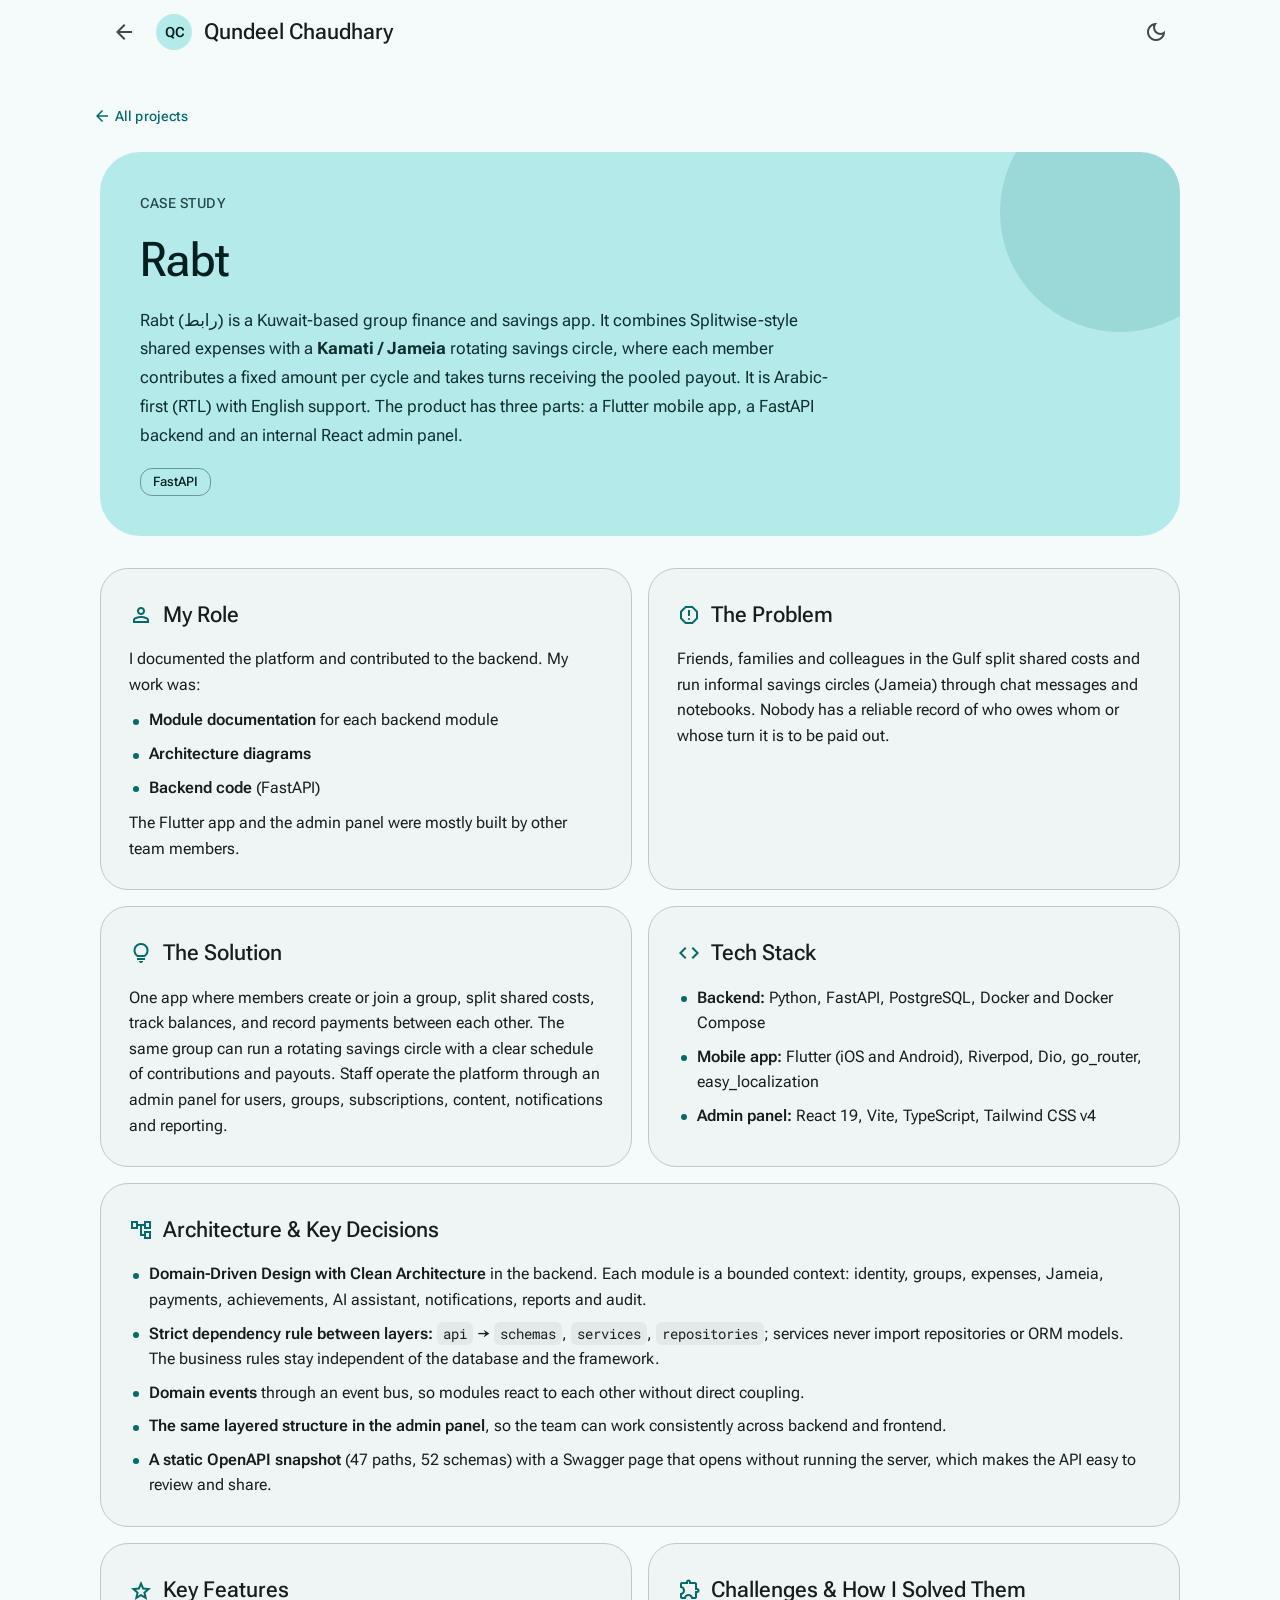
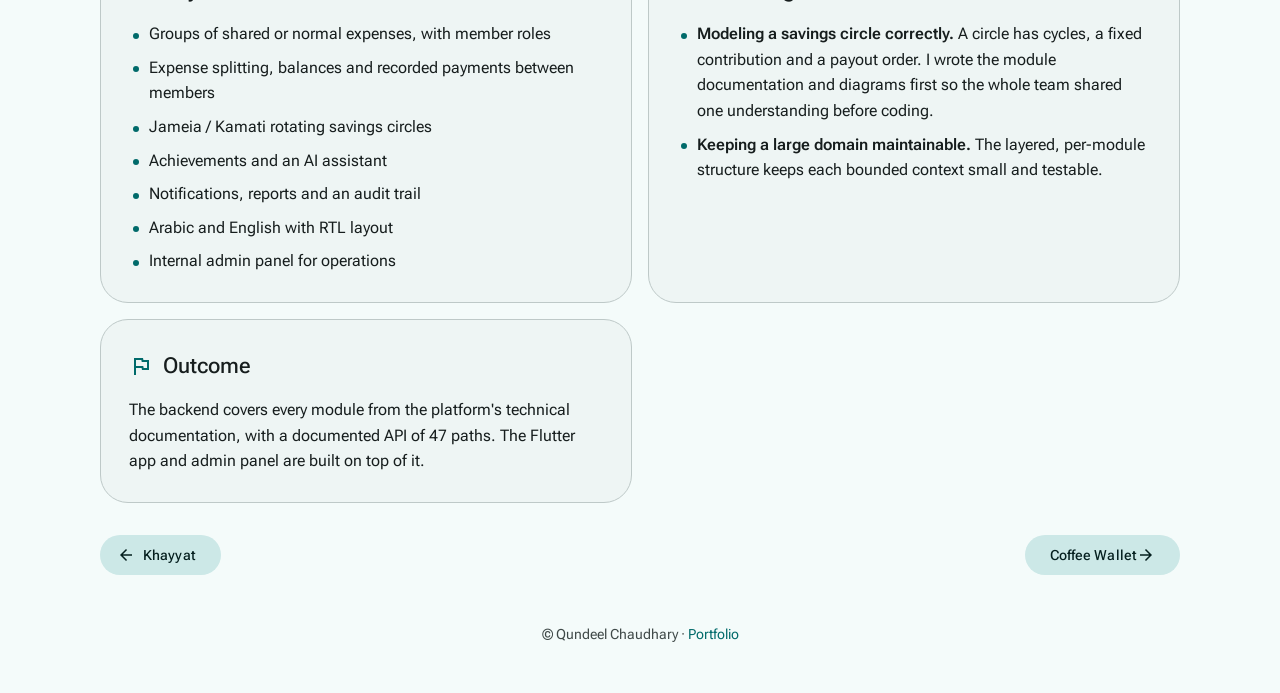
<file: docs/rabt.html>
<!doctype html>
<html lang="en" class="no-js" data-theme="light">
<head>
<meta charset="utf-8">
<meta name="viewport" content="width=device-width, initial-scale=1">
<title>Rabt · Qundeel Chaudhary</title>
<meta name="description" content="Group finance app: shared expenses plus Kamati / Jameia savings circles.">
<meta name="theme-color" content="#006a6a">
<link rel="icon" href="data:image/svg+xml,%3Csvg xmlns='http://www.w3.org/2000/svg' viewBox='0 0 64 64'%3E%3Ccircle cx='32' cy='32' r='32' fill='%23006a6a'/%3E%3Ctext x='32' y='41' font-size='26' font-family='Arial' font-weight='700' text-anchor='middle' fill='white'%3EQC%3C/text%3E%3C/svg%3E">
<script>(function(){try{var t=localStorage.getItem('theme');if(!t){t=matchMedia('(prefers-color-scheme: dark)').matches?'dark':'light'}document.documentElement.setAttribute('data-theme',t)}catch(e){}})()</script>
<link rel="preconnect" href="https://fonts.googleapis.com"><link rel="preconnect" href="https://fonts.gstatic.com" crossorigin><link href="https://fonts.googleapis.com/css2?family=Roboto+Flex:opsz,wght@8..144,300..700&family=Roboto+Mono:wght@400&display=swap" rel="stylesheet"><link href="https://fonts.googleapis.com/css2?family=Material+Symbols+Outlined:opsz,wght,FILL,GRAD@20..48,100..700,0..1,-50..200&display=block" rel="stylesheet">
<link rel="stylesheet" href="assets/style.css">
</head>
<body>
<header class="appbar"><div class="wrap">
<a class="icon-btn" href="index.html#projects" aria-label="Back to all projects"><span class="icon" aria-hidden="true">arrow_back</span></a><a class="brand" href="index.html"><span class="logo">QC</span><span>Qundeel Chaudhary</span></a>
<span class="spacer"></span>
<button class="icon-btn" id="theme-toggle" type="button" aria-label="Switch theme"><span class="icon" aria-hidden="true">dark_mode</span></button>
</div></header>
<main><div class="wrap">
<div class="page-head">
  <a class="btn text crumb" href="index.html#projects"><span class="icon" aria-hidden="true">arrow_back</span>All projects</a>
  <div class="title-card">
    <span class="kind">Case study</span>
    <h1>Rabt</h1>
    <div class="lead"><p>Rabt (رابط) is a Kuwait-based group finance and savings app. It combines Splitwise-style shared expenses with a <strong>Kamati / Jameia</strong> rotating savings circle, where each member contributes a fixed amount per cycle and takes turns receiving the pooled payout. It is Arabic-first (RTL) with English support. The product has three parts: a Flutter mobile app, a FastAPI backend and an internal React admin panel.</p></div>
    <div class="chips"><span class="chip static">FastAPI</span></div>
    
  </div>
</div>
<div class="sections"><section class="card reveal"><h3><span class="icon" aria-hidden="true">person</span>My Role</h3><div class="prose"><p>I documented the platform and contributed to the backend. My work was:</p><ul><li><strong>Module documentation</strong> for each backend module</li><li><strong>Architecture diagrams</strong></li><li><strong>Backend code</strong> (FastAPI)</li></ul><p>The Flutter app and the admin panel were mostly built by other team members.</p></div></section><section class="card reveal"><h3><span class="icon" aria-hidden="true">report</span>The Problem</h3><div class="prose"><p>Friends, families and colleagues in the Gulf split shared costs and run informal savings circles (Jameia) through chat messages and notebooks. Nobody has a reliable record of who owes whom or whose turn it is to be paid out.</p></div></section><section class="card reveal"><h3><span class="icon" aria-hidden="true">lightbulb</span>The Solution</h3><div class="prose"><p>One app where members create or join a group, split shared costs, track balances, and record payments between each other. The same group can run a rotating savings circle with a clear schedule of contributions and payouts. Staff operate the platform through an admin panel for users, groups, subscriptions, content, notifications and reporting.</p></div></section><section class="card reveal"><h3><span class="icon" aria-hidden="true">code</span>Tech Stack</h3><div class="prose"><ul><li><strong>Backend:</strong> Python, FastAPI, PostgreSQL, Docker and Docker Compose</li><li><strong>Mobile app:</strong> Flutter (iOS and Android), Riverpod, Dio, go_router, easy_localization</li><li><strong>Admin panel:</strong> React 19, Vite, TypeScript, Tailwind CSS v4</li></ul></div></section><section class="card wide reveal"><h3><span class="icon" aria-hidden="true">account_tree</span>Architecture &amp; Key Decisions</h3><div class="prose"><ul><li><strong>Domain-Driven Design with Clean Architecture</strong> in the backend. Each module is a bounded context: identity, groups, expenses, Jameia, payments, achievements, AI assistant, notifications, reports and audit.</li><li><strong>Strict dependency rule between layers:</strong> <code>api</code> → <code>schemas</code>, <code>services</code>, <code>repositories</code>; services never import repositories or ORM models. The business rules stay independent of the database and the framework.</li><li><strong>Domain events</strong> through an event bus, so modules react to each other without direct coupling.</li><li><strong>The same layered structure in the admin panel</strong>, so the team can work consistently across backend and frontend.</li><li><strong>A static OpenAPI snapshot</strong> (47 paths, 52 schemas) with a Swagger page that opens without running the server, which makes the API easy to review and share.</li></ul></div></section><section class="card reveal"><h3><span class="icon" aria-hidden="true">star</span>Key Features</h3><div class="prose"><ul><li>Groups of shared or normal expenses, with member roles</li><li>Expense splitting, balances and recorded payments between members</li><li>Jameia / Kamati rotating savings circles</li><li>Achievements and an AI assistant</li><li>Notifications, reports and an audit trail</li><li>Arabic and English with RTL layout</li><li>Internal admin panel for operations</li></ul></div></section><section class="card reveal"><h3><span class="icon" aria-hidden="true">extension</span>Challenges &amp; How I Solved Them</h3><div class="prose"><ul><li><strong>Modeling a savings circle correctly.</strong> A circle has cycles, a fixed contribution and a payout order. I wrote the module documentation and diagrams first so the whole team shared one understanding before coding.</li><li><strong>Keeping a large domain maintainable.</strong> The layered, per-module structure keeps each bounded context small and testable.</li></ul></div></section><section class="card reveal"><h3><span class="icon" aria-hidden="true">flag</span>Outcome</h3><div class="prose"><p>The backend covers every module from the platform's technical documentation, with a documented API of 47 paths. The Flutter app and admin panel are built on top of it.</p></div></section></div>
<div class="pager"><a class="btn tonal" href="khayyat.html"><span class="icon" aria-hidden="true">arrow_back</span>Khayyat</a><a class="btn tonal" href="coffee-wallet.html">Coffee Wallet<span class="icon" aria-hidden="true">arrow_forward</span></a></div>
</div></main>
<footer><div class="wrap">© Qundeel Chaudhary · <a href="index.html">Portfolio</a></div></footer>

<script src="assets/app.js" defer></script>
</body>
</html>
</file>
<file: docs/assets/style.css>
/* Material 3 (teal seed). Tokens first, then components. */
:root {
  --md-primary: #006a6a;
  --md-on-primary: #ffffff;
  --md-primary-container: #b4ebea;
  --md-on-primary-container: #002020;
  --md-secondary: #4a6363;
  --md-secondary-container: #cce8e7;
  --md-on-secondary-container: #051f1f;
  --md-tertiary: #4b607c;
  --md-tertiary-container: #d3e4ff;
  --md-on-tertiary-container: #041c35;
  --md-surface: #f4fbfa;
  --md-surface-container-low: #eef5f4;
  --md-surface-container: #e8efee;
  --md-surface-container-high: #e2e9e8;
  --md-on-surface: #161d1d;
  --md-on-surface-variant: #3f4948;
  --md-outline: #6f7979;
  --md-outline-variant: #bec9c8;
  --md-shadow: rgba(0, 32, 32, 0.18);
  --radius-xl: 28px;
  --radius-lg: 20px;
  --radius-md: 12px;
  --ease: cubic-bezier(0.2, 0, 0, 1);
  --page: 1120px;
  color-scheme: light;
}

:root[data-theme="dark"] {
  --md-primary: #4cdada;
  --md-on-primary: #003737;
  --md-primary-container: #004f50;
  --md-on-primary-container: #6ff7f6;
  --md-secondary: #b0cccb;
  --md-secondary-container: #324b4b;
  --md-on-secondary-container: #cce8e7;
  --md-tertiary: #b4c8e8;
  --md-tertiary-container: #33475f;
  --md-on-tertiary-container: #d3e4ff;
  --md-surface: #0e1514;
  --md-surface-container-low: #161d1d;
  --md-surface-container: #1a2121;
  --md-surface-container-high: #252b2b;
  --md-on-surface: #dde4e3;
  --md-on-surface-variant: #bec9c8;
  --md-outline: #899392;
  --md-outline-variant: #3f4948;
  --md-shadow: rgba(0, 0, 0, 0.5);
  color-scheme: dark;
}

* { box-sizing: border-box; }
html { scroll-behavior: smooth; scroll-padding-top: 80px; }
body {
  margin: 0;
  background: var(--md-surface);
  color: var(--md-on-surface);
  font-family: "Roboto Flex", Roboto, system-ui, -apple-system, "Segoe UI", sans-serif;
  font-size: 16px;
  line-height: 1.6;
  -webkit-font-smoothing: antialiased;
}
a { color: var(--md-primary); text-decoration: none; }
a:hover { text-decoration: underline; }
h1, h2, h3, p, ul { margin: 0; }
ul { padding: 0; list-style: none; }
.wrap { width: 100%; max-width: var(--page); margin: 0 auto; padding: 0 20px; }

.icon {
  font-family: "Material Symbols Outlined";
  font-weight: normal;
  font-style: normal;
  font-size: 24px;
  line-height: 1;
  letter-spacing: normal;
  text-transform: none;
  display: inline-block;
  white-space: nowrap;
  font-feature-settings: "liga";
  -webkit-font-feature-settings: "liga";
  font-variation-settings: "FILL" 0, "wght" 400, "GRAD" 0, "opsz" 24;
  user-select: none;
}
.icon.fill { font-variation-settings: "FILL" 1, "wght" 400, "GRAD" 0, "opsz" 24; }

/* ---------- top app bar ---------- */
.appbar {
  position: sticky;
  top: 0;
  z-index: 20;
  background: var(--md-surface);
  transition: background 0.25s var(--ease), box-shadow 0.25s var(--ease);
}
.appbar.scrolled {
  background: var(--md-surface-container);
  box-shadow: 0 2px 8px var(--md-shadow);
}
.appbar .wrap { display: flex; align-items: center; gap: 8px; height: 64px; }
.brand {
  display: flex; align-items: center; gap: 12px;
  font-size: 22px; font-weight: 500; color: var(--md-on-surface);
}
.brand:hover { text-decoration: none; }
.brand span:last-child { white-space: nowrap; }
@media (max-width: 480px) { .brand { font-size: 18px; gap: 8px; } }
.brand .logo {
  width: 36px; height: 36px; border-radius: 50%;
  background: var(--md-primary-container); color: var(--md-on-primary-container);
  display: grid; place-items: center; font-size: 14px; font-weight: 600;
}
.spacer { flex: 1; }
.topnav { display: flex; gap: 4px; }
.topnav a {
  padding: 8px 16px; border-radius: 100px; color: var(--md-on-surface-variant);
  font-size: 14px; font-weight: 500; position: relative;
}
.topnav a:hover { background: color-mix(in srgb, var(--md-on-surface) 8%, transparent); text-decoration: none; }
.topnav a.active { background: var(--md-secondary-container); color: var(--md-on-secondary-container); }

.icon-btn {
  width: 48px; height: 48px; border-radius: 50%; border: 0; background: transparent;
  color: var(--md-on-surface-variant); cursor: pointer; display: grid; place-items: center;
  position: relative; overflow: hidden;
}
.icon-btn:hover { background: color-mix(in srgb, var(--md-on-surface) 8%, transparent); }
.icon-btn:focus-visible, .btn:focus-visible, .chip:focus-visible, a:focus-visible {
  outline: 3px solid var(--md-primary); outline-offset: 2px;
}

/* ---------- buttons ---------- */
.btn {
  position: relative; overflow: hidden;
  display: inline-flex; align-items: center; gap: 8px;
  height: 40px; padding: 0 24px; border-radius: 100px; border: 1px solid transparent;
  font: inherit; font-size: 14px; font-weight: 500; letter-spacing: 0.1px;
  cursor: pointer; transition: box-shadow 0.2s var(--ease), background 0.2s var(--ease);
}
.btn:hover { text-decoration: none; }
.btn .icon { font-size: 18px; margin-left: -8px; }
.btn.filled { background: var(--md-primary); color: var(--md-on-primary); }
.btn.filled:hover { box-shadow: 0 1px 3px var(--md-shadow), 0 4px 8px var(--md-shadow); }
.btn.tonal { background: var(--md-secondary-container); color: var(--md-on-secondary-container); }
.btn.tonal:hover { box-shadow: 0 1px 3px var(--md-shadow); }
.btn.outlined { border-color: var(--md-outline); color: var(--md-primary); }
.btn.outlined:hover { background: color-mix(in srgb, var(--md-primary) 8%, transparent); }
.btn.text { color: var(--md-primary); padding: 0 12px; }
.btn.text:hover { background: color-mix(in srgb, var(--md-primary) 8%, transparent); }
.ripple {
  position: absolute; border-radius: 50%; transform: scale(0); pointer-events: none;
  background: currentColor; opacity: 0.18; animation: ripple 0.6s var(--ease) forwards;
}
@keyframes ripple { to { transform: scale(4); opacity: 0; } }
.btn-row { display: flex; flex-wrap: wrap; gap: 12px; }

/* ---------- chips ---------- */
.chips { display: flex; flex-wrap: wrap; gap: 8px; }
.chip {
  display: inline-flex; align-items: center; gap: 6px; height: 32px; padding: 0 12px;
  border-radius: var(--radius-md); border: 1px solid var(--md-outline); background: transparent;
  color: var(--md-on-surface-variant); font: inherit; font-size: 14px; font-weight: 500;
  white-space: nowrap;
}
button.chip { cursor: pointer; transition: background 0.2s var(--ease); }
button.chip:hover { background: color-mix(in srgb, var(--md-on-surface) 8%, transparent); }
button.chip[aria-pressed="true"] {
  background: var(--md-secondary-container); color: var(--md-on-secondary-container);
  border-color: transparent;
}
button.chip[aria-pressed="true"]::before {
  font-family: "Material Symbols Outlined"; content: "check"; font-size: 18px; margin-left: -4px;
}
.chip.static { border-color: var(--md-outline-variant); font-size: 13px; height: 28px; }

/* ---------- hero ---------- */
.hero { padding: 56px 0 24px; }
.hero-card {
  background: var(--md-primary-container); color: var(--md-on-primary-container);
  border-radius: 48px; padding: 48px; display: grid; gap: 32px;
  grid-template-columns: auto 1fr; align-items: center; position: relative; overflow: hidden;
}
.hero-card::after {
  content: ""; position: absolute; right: -80px; top: -80px; width: 320px; height: 320px;
  border-radius: 50%; background: color-mix(in srgb, var(--md-primary) 14%, transparent);
}
.hero-card::before {
  content: ""; position: absolute; right: 120px; bottom: -120px; width: 220px; height: 220px;
  border-radius: 50%; background: color-mix(in srgb, var(--md-tertiary) 16%, transparent);
}
.avatar {
  width: 128px; height: 128px; border-radius: 50%; background: var(--md-primary);
  color: var(--md-on-primary); display: grid; place-items: center;
  font-size: 48px; font-weight: 500; z-index: 1;
}
.hero-body { z-index: 1; display: grid; gap: 14px; }
.hero h1 { font-size: clamp(36px, 6vw, 57px); line-height: 1.1; font-weight: 500; letter-spacing: -0.5px; }
.hero .role { font-size: clamp(18px, 2.4vw, 24px); font-weight: 400; opacity: 0.9; }
.hero .loc { display: inline-flex; align-items: center; gap: 6px; font-size: 15px; opacity: 0.85; }
.hero .loc .icon { font-size: 20px; }
.hero .btn.tonal { background: var(--md-surface); color: var(--md-on-surface); }
.hero .btn.outlined { border-color: var(--md-on-primary-container); color: var(--md-on-primary-container); }

.stats { display: grid; grid-template-columns: repeat(3, 1fr); gap: 12px; margin-top: 16px; }
.stat {
  background: var(--md-surface-container); border-radius: var(--radius-lg); padding: 20px 24px;
}
.stat b { display: block; font-size: 36px; font-weight: 500; color: var(--md-primary); line-height: 1.1; }
.stat span { font-size: 14px; color: var(--md-on-surface-variant); }

/* ---------- sections ---------- */
section.block { padding: 56px 0 8px; }
.eyebrow {
  display: flex; align-items: center; gap: 10px; margin-bottom: 20px;
  font-size: 28px; font-weight: 500; letter-spacing: 0;
}
.eyebrow .icon { color: var(--md-primary); font-size: 28px; }
.lead { font-size: 18px; line-height: 1.7; color: var(--md-on-surface-variant); max-width: 78ch; }

.card {
  background: var(--md-surface-container-low); border-radius: var(--radius-xl); padding: 28px;
  border: 1px solid var(--md-outline-variant);
}
.card h3 { font-size: 22px; font-weight: 500; margin-bottom: 14px; display: flex; gap: 10px; align-items: center; }
.card h3 .icon { color: var(--md-primary); }

.skills { display: grid; grid-template-columns: repeat(auto-fill, minmax(320px, 1fr)); gap: 16px; }
.skills .card { padding: 22px 24px; }
.skills h3 { font-size: 16px; margin-bottom: 12px; color: var(--md-on-surface); }

/* timeline */
.timeline { display: grid; gap: 16px; position: relative; }
.job { display: grid; grid-template-columns: 56px 1fr; gap: 16px; }
.job .dot {
  width: 56px; height: 56px; border-radius: 50%; background: var(--md-tertiary-container);
  color: var(--md-on-tertiary-container); display: grid; place-items: center;
}
.job .card { padding: 24px 28px; }
.job h3 { margin-bottom: 4px; }
.job .meta { font-size: 14px; color: var(--md-on-surface-variant); margin-bottom: 12px; }
.job ul { display: grid; gap: 8px; }
.job li, .prose li { position: relative; padding-left: 20px; }
.job li::before, .prose li::before {
  content: ""; position: absolute; left: 4px; top: 0.72em; width: 6px; height: 6px;
  border-radius: 50%; background: var(--md-primary);
}

/* projects */
.filters { display: flex; flex-wrap: wrap; gap: 8px; margin: 0 0 24px; }
.grid { display: grid; grid-template-columns: repeat(auto-fill, minmax(320px, 1fr)); gap: 16px; }
.pcard {
  background: var(--md-surface-container-low); border-radius: var(--radius-xl);
  border: 1px solid var(--md-outline-variant); padding: 24px; display: flex; flex-direction: column;
  gap: 12px; transition: box-shadow 0.25s var(--ease), transform 0.25s var(--ease), background 0.25s var(--ease);
}
.pcard:hover {
  box-shadow: 0 2px 6px var(--md-shadow), 0 8px 24px var(--md-shadow);
  transform: translateY(-2px); background: var(--md-surface-container);
}
.pcard .top { display: flex; align-items: center; gap: 12px; }
.pcard .pi {
  width: 44px; height: 44px; border-radius: 14px; display: grid; place-items: center;
  background: var(--md-secondary-container); color: var(--md-on-secondary-container);
}
.pcard h3 { font-size: 20px; font-weight: 500; line-height: 1.25; }
.pcard p { color: var(--md-on-surface-variant); font-size: 15px; flex: 1; }
.pcard .actions { display: flex; flex-wrap: wrap; gap: 4px; margin: 4px -12px -8px; }
.pcard[hidden] { display: none; }

/* contact */
.contact-card {
  background: var(--md-tertiary-container); color: var(--md-on-tertiary-container);
  border-radius: var(--radius-xl); padding: 36px; display: grid; gap: 20px;
}
.contact-card h2 { font-size: 32px; font-weight: 500; }
.contact-card .btn.outlined { border-color: var(--md-on-tertiary-container); color: var(--md-on-tertiary-container); }
.contact-card .btn.filled { background: var(--md-on-tertiary-container); color: var(--md-tertiary-container); }
footer { padding: 40px 0 48px; color: var(--md-on-surface-variant); font-size: 14px; text-align: center; }

/* ---------- case study page ---------- */
.page-head { padding: 32px 0 8px; }
.crumb { display: inline-flex; align-items: center; gap: 4px; margin: 0 0 16px -12px; }
.title-card {
  background: var(--md-primary-container); color: var(--md-on-primary-container);
  border-radius: 40px; padding: 40px; display: grid; gap: 18px; position: relative; overflow: hidden;
}
.title-card::after {
  content: ""; position: absolute; right: -60px; top: -60px; width: 240px; height: 240px;
  border-radius: 50%; background: color-mix(in srgb, var(--md-primary) 14%, transparent);
}
.title-card > * { position: relative; z-index: 1; }
.title-card .kind { font-size: 14px; font-weight: 500; letter-spacing: 0.5px; text-transform: uppercase; opacity: 0.8; }
.title-card h1 { font-size: clamp(32px, 5vw, 48px); font-weight: 500; line-height: 1.15; }
.title-card .lead { color: inherit; opacity: 0.92; font-size: 17px; }
.title-card .chip.static { border-color: color-mix(in srgb, var(--md-on-primary-container) 40%, transparent); color: inherit; }
.title-card .btn.filled { background: var(--md-on-primary-container); color: var(--md-primary-container); }
.title-card .btn.outlined { border-color: var(--md-on-primary-container); color: var(--md-on-primary-container); }
.sections { display: grid; gap: 16px; padding: 24px 0 8px; grid-template-columns: repeat(2, 1fr); }
.sections .card.wide { grid-column: 1 / -1; }
.prose { display: grid; gap: 10px; color: var(--md-on-surface); }
.prose ul { display: grid; gap: 8px; }
.prose p { color: var(--md-on-surface); }
.prose strong { font-weight: 600; }
.prose code {
  font-family: "Roboto Mono", ui-monospace, Consolas, monospace; font-size: 0.9em;
  background: var(--md-surface-container-high); padding: 2px 6px; border-radius: 6px;
}
.pager { display: flex; justify-content: space-between; gap: 12px; padding: 24px 0 8px; flex-wrap: wrap; }

/* ---------- mobile bottom navigation ---------- */
.bottomnav { display: none; }

/* ---------- reveal ---------- */
.reveal { opacity: 0; transform: translateY(16px); transition: opacity 0.5s var(--ease), transform 0.5s var(--ease); }
.reveal.in { opacity: 1; transform: none; }
.no-js .reveal { opacity: 1; transform: none; }

@media (max-width: 900px) {
  .hero-card { grid-template-columns: 1fr; padding: 32px 24px; border-radius: 36px; }
  .avatar { width: 96px; height: 96px; font-size: 36px; }
  .sections { grid-template-columns: 1fr; }
}
@media (max-width: 720px) {
  .topnav { display: none; }
  .hero { padding-top: 24px; }
  .stats { grid-template-columns: 1fr; }
  .skills, .grid { grid-template-columns: 1fr; }
  .job { grid-template-columns: 1fr; }
  .job .dot { width: 44px; height: 44px; }
  .title-card { padding: 28px 22px; border-radius: 32px; }
  .contact-card { padding: 28px 22px; }
  body.has-bottomnav { padding-bottom: 88px; }
  .bottomnav {
    display: flex; position: fixed; left: 0; right: 0; bottom: 0; z-index: 30; height: 80px;
    background: var(--md-surface-container); box-shadow: 0 -2px 8px var(--md-shadow);
    justify-content: space-around; padding: 12px 8px 16px;
  }
  .bottomnav a {
    display: grid; justify-items: center; gap: 4px; font-size: 12px; font-weight: 500;
    color: var(--md-on-surface-variant); min-width: 64px;
  }
  .bottomnav a:hover { text-decoration: none; }
  .bottomnav a .pill {
    width: 64px; height: 32px; border-radius: 16px; display: grid; place-items: center;
    transition: background 0.2s var(--ease);
  }
  .bottomnav a.active { color: var(--md-on-surface); }
  .bottomnav a.active .pill { background: var(--md-secondary-container); color: var(--md-on-secondary-container); }
}
@media (prefers-reduced-motion: reduce) {
  html { scroll-behavior: auto; }
  .reveal { opacity: 1; transform: none; transition: none; }
  .pcard, .btn { transition: none; }
  .pcard:hover { transform: none; }
  .ripple { display: none; }
}
@media print {
  .appbar, .bottomnav, .filters { display: none; }
  .reveal { opacity: 1; transform: none; }
}
</file>
